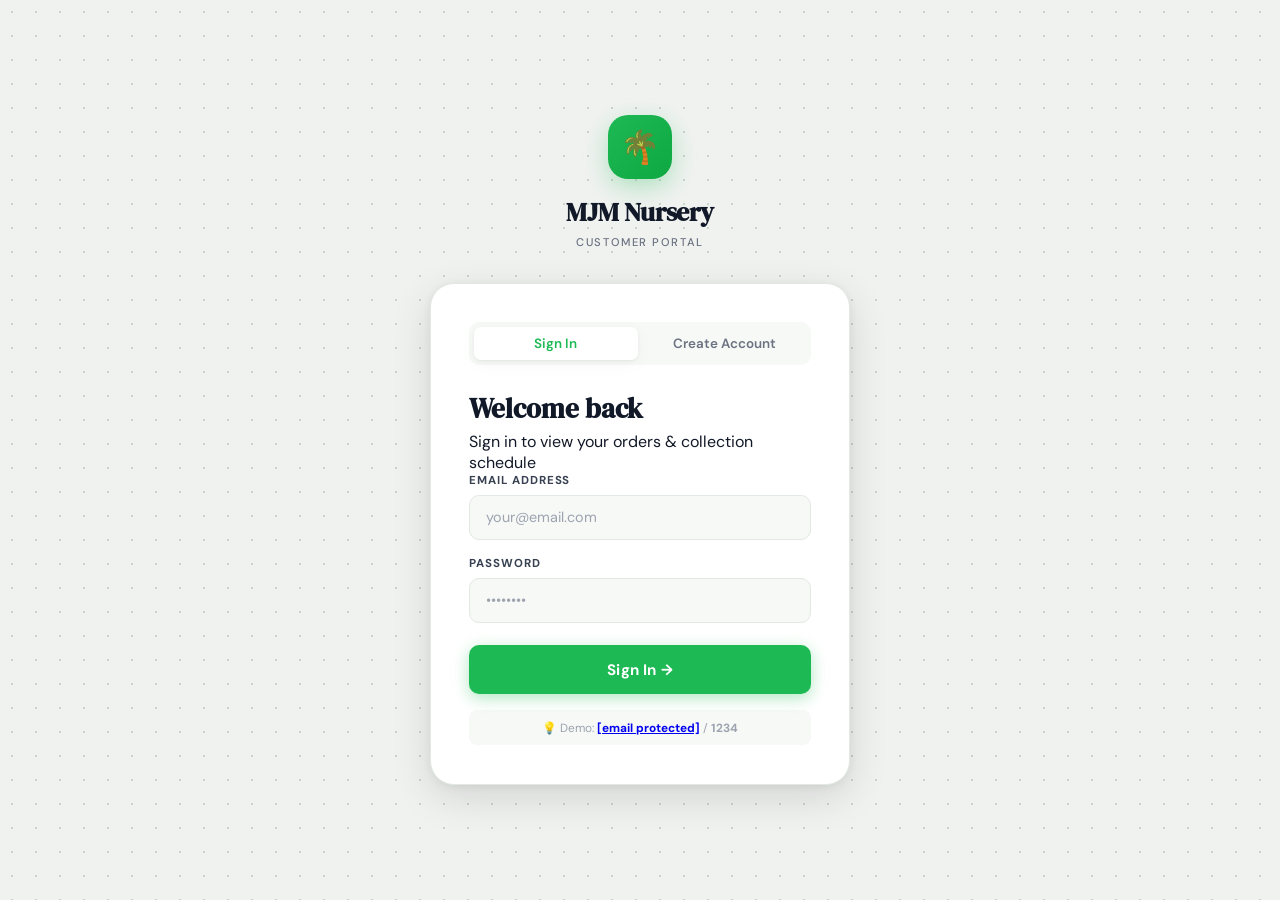
<file: index.html>
<!DOCTYPE html>
<html lang="en">
<head>
<meta charset="UTF-8"/>
<meta name="viewport" content="width=device-width, initial-scale=1.0"/>
<title>MJM Nursery — Customer Portal</title>
<link href="https://fonts.googleapis.com/css2?family=DM+Sans:ital,opsz,wght@0,9..40,300;0,9..40,400;0,9..40,500;0,9..40,600;0,9..40,700;0,9..40,800;1,9..40,400&family=DM+Serif+Display:ital@0;1&display=swap" rel="stylesheet"/>

</head>
<body class="dot-bg">

<!-- ═══════════════════════════════════
     LOGIN PAGE
═══════════════════════════════════ -->
<div id="page-login" class="page active dot-bg" style="align-items:center;justify-content:center;padding:2rem;">
  <div class="login-wrap">
    <div class="login-logo">
      <div class="login-logo-icon">🌴</div>
      <strong>MJM Nursery</strong>
      <span>Customer Portal</span>
    </div>
    <div class="login-card">
      <div class="login-tabs">
        <button class="lt-btn active" onclick="switchLoginTab('login',this)">Sign In</button>
        <button class="lt-btn" onclick="switchLoginTab('register',this)">Create Account</button>
      </div>
      <!-- SIGN IN -->
      <div id="login-form">
        <h2>Welcome back</h2>
        <p>Sign in to view your orders &amp; collection schedule</p>
        <div class="lf-group"><label class="lf-label">Email Address</label><input type="email" class="lf-input" id="login-email" placeholder="your@email.com"/></div>
        <div class="lf-group"><label class="lf-label">Password</label><input type="password" class="lf-input" id="login-password" placeholder="••••••••"/></div>
        <div class="login-error-msg" id="login-error">⚠ Incorrect email or password. Try: <a href="/cdn-cgi/l/email-protection" class="__cf_email__" data-cfemail="63001610170c0e0611230e090e4d000c0e">[email&#160;protected]</a> / 1234</div>
        <button class="btn-login" onclick="doLogin()">Sign In →</button>
        <div class="login-hint">💡 Demo: <strong><a href="/cdn-cgi/l/email-protection" class="__cf_email__" data-cfemail="8ceff9fff8e3e1e9fecce1e6e1a2efe3e1">[email&#160;protected]</a></strong> / <strong>1234</strong></div>
      </div>
      <!-- REGISTER -->
      <div id="register-form" style="display:none">
        <h2>Create account</h2>
        <p>Register to track your orders and manage collections</p>
        <div class="lf-group"><label class="lf-label">Full Name</label><input type="text" class="lf-input" id="reg-name" placeholder="Your full name"/></div>
        <div class="lf-group"><label class="lf-label">Company / Estate</label><input type="text" class="lf-input" id="reg-company" placeholder="Company or estate name"/></div>
        <div class="lf-group"><label class="lf-label">Email Address</label><input type="email" class="lf-input" id="reg-email" placeholder="your@email.com"/></div>
        <div class="lf-group"><label class="lf-label">Phone Number</label><input type="tel" class="lf-input" id="reg-phone" placeholder="+60 12-345 6789"/></div>
        <div class="lf-group"><label class="lf-label">Password</label><input type="password" class="lf-input" id="reg-password" placeholder="Create a password"/></div>
        <button class="btn-login" onclick="doRegister()">Create Account →</button>
      </div>
    </div>
  </div>
</div>

<!-- ═══════════════════════════════════
     PORTAL PAGE
═══════════════════════════════════ -->
<div id="page-portal" class="page dot-bg">
  <!-- NAV -->
  <nav class="portal-nav">
    <div class="pn-left">
      <div class="pn-brand-chip">🌿 MJM Nursery AI</div>
      <div class="pn-title">Customer Portal</div>
      <div class="pn-mascots">🐌 🐞 🌱</div>
    </div>
    <div class="pn-right">
      <div class="pn-welcome">Welcome, <strong id="pn-user-name">Customer</strong></div>
      <button class="btn-signout" onclick="doLogout()">Sign Out</button>
    </div>
  </nav>

  <div class="portal-body">
    <!-- STATS -->
    <div class="section-label">Business Line Status</div>
    <div class="stats-row" id="stats-row"></div>

    <!-- TABS -->
    <div class="section-label">System Modules</div>
    <div class="portal-tabs">
      <button class="ptab active" onclick="switchTab('orders',this)">📋 My Orders</button>
      <button class="ptab" onclick="switchTab('collection',this)">📅 Collection</button>
      <button class="ptab" onclick="switchTab('points',this)">⭐ My Points</button>
      <button class="ptab" onclick="switchTab('vouchers',this)">🎟️ Vouchers</button>
      <button class="ptab" onclick="switchTab('profile',this)">👤 Profile</button>
    </div>

    <!-- ORDERS -->
    <div class="ptab-panel active" id="ptab-orders"><div id="orders-list"></div></div>
    <!-- COLLECTION -->
    <div class="ptab-panel" id="ptab-collection"><div id="coll-view"></div></div>
    <!-- POINTS -->
    <div class="ptab-panel" id="ptab-points"><div id="points-view"></div></div>
    <!-- VOUCHERS -->
    <div class="ptab-panel" id="ptab-vouchers"><div id="vouchers-view"></div></div>
    <!-- PROFILE -->
    <div class="ptab-panel" id="ptab-profile">
      <div class="card"><h3>Account Details</h3>
        <div class="profile-grid">
          <div class="pg-item"><label>Full Name</label><input type="text" id="pf-name"/></div>
          <div class="pg-item"><label>Company / Estate</label><input type="text" id="pf-company"/></div>
          <div class="pg-item"><label>Email</label><input type="email" id="pf-email" readonly/></div>
          <div class="pg-item"><label>Phone</label><input type="tel" id="pf-phone"/></div>
          <div class="pg-item"><label>State</label><input type="text" id="pf-state"/></div>
          <div class="pg-item"><label>Member Since</label><input type="text" id="pf-since" readonly/></div>
        </div>
      </div>
      <div class="card"><h3>Billing Address</h3>
        <div class="profile-grid">
          <div class="pg-item" style="grid-column:1/-1"><label>Address Line 1</label><input type="text" id="pf-addr1"/></div>
          <div class="pg-item" style="grid-column:1/-1"><label>Address Line 2</label><input type="text" id="pf-addr2"/></div>
          <div class="pg-item"><label>City</label><input type="text" id="pf-city"/></div>
          <div class="pg-item"><label>Postcode</label><input type="text" id="pf-post"/></div>
          <div class="pg-item"><label>State</label><input type="text" id="pf-bstate"/></div>
          <div class="pg-item"><label>Country</label><input type="text" id="pf-country" value="Malaysia"/></div>
        </div>
      </div>
      <div class="card"><h3>Change Password</h3>
        <div class="profile-grid">
          <div class="pg-item"><label>Current Password</label><input type="password" placeholder="Current password"/></div>
          <div class="pg-item"><label>New Password</label><input type="password" placeholder="New password"/></div>
        </div>
      </div>
      <div style="display:flex;justify-content:flex-end;margin-top:.5rem;">
        <button class="btn-primary" onclick="saveProfile()">💾 Save Changes</button>
      </div>
    </div>
  </div>
</div>

<!-- ═══════════════════════════════════
     CONSENT MODAL
═══════════════════════════════════ -->
<div class="modal-overlay" id="consent-modal">
  <div class="modal-box" style="max-width:560px">
    <div class="modal-header">
      <h3>📋 Collection Consent Form</h3>
      <button class="modal-close" onclick="closeConsentModal()">✕</button>
    </div>
    <p style="font-size:.82rem;color:var(--ink2);margin-bottom:1rem;line-height:1.6;">Please read and sign the consent form below before proceeding to book your collection date.</p>
    <div class="consent-body">
      <h4>MJM Nursery — Collection Terms & Conditions</h4>
      <p><strong>1. Collection Responsibility.</strong> The customer is solely responsible for arranging adequate transportation to collect the seedlings from MJM Nursery on the booked date and time. Failure to collect within 3 days of the booked slot may result in forfeiture of seedlings without refund.</p>
      <p><strong>2. Seedling Condition.</strong> MJM Nursery guarantees seedlings are in healthy condition at time of collection. Any damage incurred during transport is the sole responsibility of the customer. Seedlings must be transported with appropriate covers (tarpaulin) to prevent dehydration.</p>
      <p><strong>3. Quantity Verification.</strong> The customer must verify the quantity received at the time of collection and sign the delivery order (DO). No claims for short delivery will be entertained after the customer has left the nursery premises.</p>
      <p><strong>4. Changes & Cancellations.</strong> Booking date changes require a minimum of 48 hours' notice. Cancellations with less than 24 hours' notice may incur an administrative fee of RM 200.</p>
      <p><strong>5. Access & Safety.</strong> The customer's driver and staff must adhere to nursery safety guidelines while on premises. MJM Nursery is not liable for any accidents or injuries arising from non-compliance.</p>
      <p><strong>6. Force Majeure.</strong> MJM Nursery reserves the right to reschedule collections in the event of extreme weather, natural disasters, or other circumstances beyond our control.</p>
    </div>
    <label class="consent-check" id="consent-check-label">
      <input type="checkbox" id="consent-chk" onchange="checkConsentReady()"/>
      <span class="consent-check-label">I have read and agree to the MJM Nursery Collection Terms & Conditions stated above.</span>
    </label>
    <div class="consent-sign-area">
      <label>Your Signature</label>
      <div class="sign-canvas-wrap">
        <canvas id="sign-canvas"></canvas>
        <button class="sign-clear" onclick="clearSignature()">Clear</button>
      </div>
      <p style="font-size:.7rem;color:var(--ink4);margin-top:.35rem;">Draw your signature above using mouse or touch.</p>
    </div>
    <button class="btn-primary" id="consent-submit-btn" onclick="submitConsent()" disabled style="width:100%">✍️ Sign & Proceed to Booking</button>
  </div>
</div>

<!-- ATTACHMENT MODAL -->
<div class="modal-overlay" id="att-modal">
  <div class="modal-box" style="max-width:460px">
    <div class="modal-header">
      <h3 id="att-modal-title">Attachments</h3>
      <bu      <button class="modal-close" onclick="closeModal('att-modal')">✕</button>
    </div>
    <div id="att-modal-body"></div>
  </div>
</div>


<!-- RATING MODAL -->
<div class="modal-overlay" id="rating-modal">
  <div class="modal-box" style="max-width:460px;text-align:center;">
    <div class="modal-header" style="justify-content:center;position:relative;">
      <h3>🌟 Rate Your Experience</h3>
      <button class="modal-close" onclick="closeModal('rating-modal')" style="position:absolute;right:0;top:0;">✕</button>
    </div>
    <div id="rating-order-info" style="font-size:.82rem;color:var(--ink3);margin-bottom:1.2rem;"></div>
    <p style="font-size:.88rem;color:var(--ink2);margin-bottom:1.4rem;line-height:1.6;">How would you rate our <strong>products &amp; services</strong> for this order?</p>
    <div class="star-row" id="star-row">
      <span class="star" data-val="1" onclick="setRating(1)">★</span>
      <span class="star" data-val="2" onclick="setRating(2)">★</span>
      <span class="star" data-val="3" onclick="setRating(3)">★</span>
      <span class="star" data-val="4" onclick="setRating(4)">★</span>
      <span class="star" data-val="5" onclick="setRating(5)">★</span>
    </div>
    <div class="star-label" id="star-label">Tap a star to rate</div>
    <textarea id="rating-comment" class="rating-textarea" placeholder="Leave a comment (optional)…"></textarea>
    <button class="btn-primary" id="rating-submit-btn" onclick="submitRating()" disabled style="width:100%;margin-top:.8rem;">Submit Review</button>
    <button onclick="closeModal('rating-modal')" style="background:none;border:none;color:var(--ink3);font-size:.8rem;cursor:pointer;margin-top:.6rem;display:block;width:100%;">Skip for now</button>
  </div>
</div>

<!-- TOAST -->
<div class="toast" id="toast"></div>

<link rel="stylesheet" href="styles.css"/>
<script src="script.js"></script>
</body>
</html>
</file>
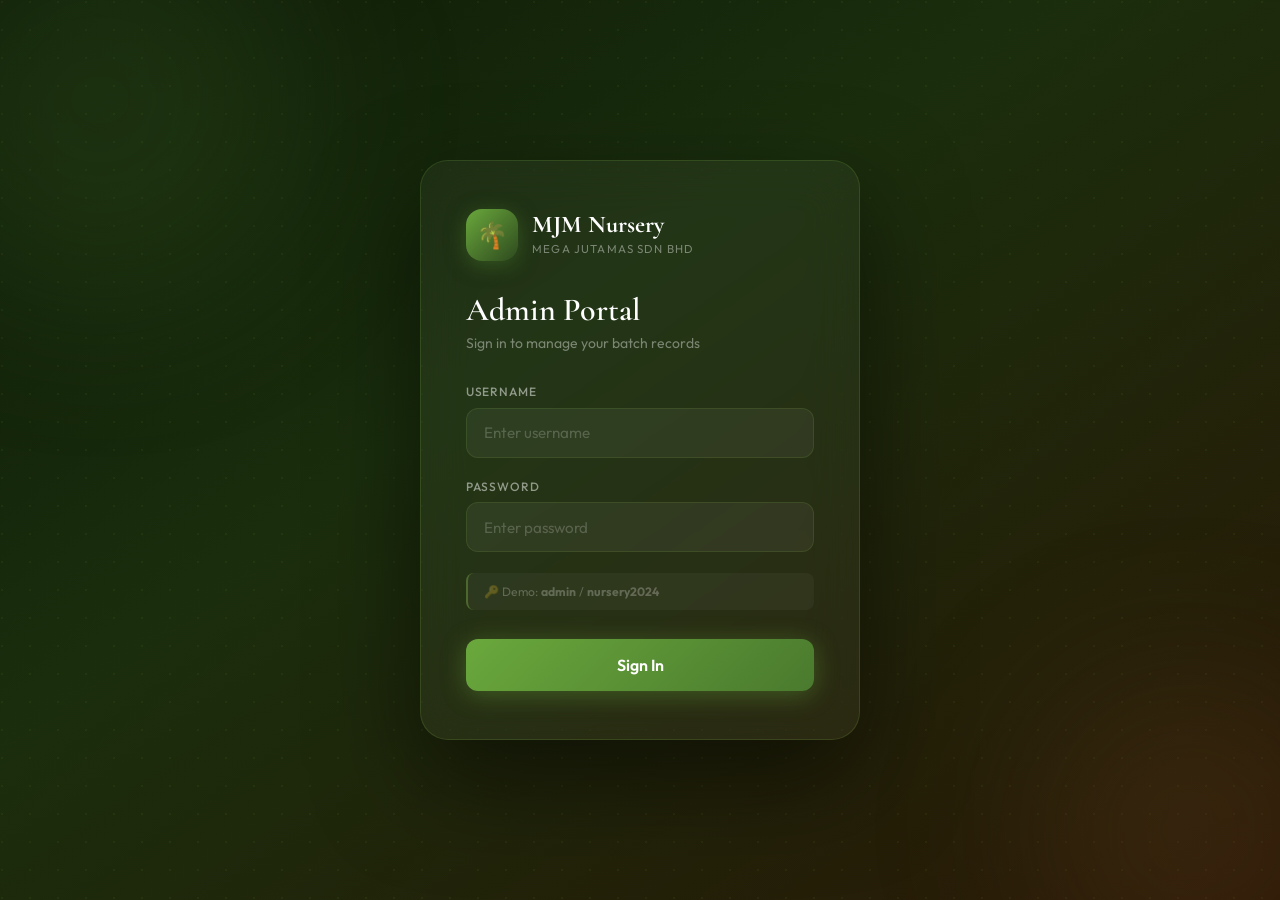
<file: testing.html>
<!DOCTYPE html>
<html lang="en">
<head>
<meta charset="UTF-8"/>
<meta name="viewport" content="width=device-width, initial-scale=1.0"/>
<title>MJM Nursery — Staff Portal | Batch Management</title>
<link href="https://fonts.googleapis.com/css2?family=Cormorant+Garamond:wght@500;600;700&family=Outfit:wght@300;400;500;600&display=swap" rel="stylesheet"/>
<style>
:root{--ink:#1a150d;--bark:#3d2610;--earth:#5c3d1e;--moss:#2e4a1e;--leaf:#4a7a2e;--sprout:#6aa83c;--lime:#9dd458;--mist:#edf5e0;--cream:#f8f4ec;--sand:#e8dcc8;--amber:#c07820;--rust:#a83020;--sky:#3a7ab4;--teal:#1a8a6a;--white:#fdfaf4;}
*{box-sizing:border-box;margin:0;padding:0;}
body{font-family:'Outfit',sans-serif;background:var(--cream);color:var(--ink);min-height:100vh;overflow-x:hidden;}
::-webkit-scrollbar{width:5px;}::-webkit-scrollbar-track{background:var(--sand);}::-webkit-scrollbar-thumb{background:var(--sprout);border-radius:3px;}

/* LOGIN */
#login-screen{min-height:100vh;display:flex;align-items:center;justify-content:center;background:linear-gradient(145deg,#0d1a07 0%,#1a2e0d 40%,#2a1806 100%);position:relative;overflow:hidden;}
.login-bg-pattern{position:absolute;inset:0;background-image:radial-gradient(circle at 2px 2px,rgba(154,212,88,0.06) 1px,transparent 0);background-size:28px 28px;}
.login-orb{position:absolute;border-radius:50%;filter:blur(80px);pointer-events:none;}
.login-orb.a{width:400px;height:400px;background:rgba(74,122,46,0.2);top:-100px;left:-100px;}
.login-orb.b{width:300px;height:300px;background:rgba(92,61,30,0.3);bottom:-80px;right:-60px;}
.login-card{position:relative;z-index:2;background:rgba(253,250,244,0.04);backdrop-filter:blur(24px);border:1px solid rgba(154,212,88,0.15);border-radius:28px;padding:3rem 2.8rem;width:100%;max-width:440px;box-shadow:0 40px 100px rgba(0,0,0,.5);animation:cardRise .7s cubic-bezier(.22,1,.36,1) both;}
@keyframes cardRise{from{opacity:0;transform:translateY(32px) scale(0.97);}to{opacity:1;transform:translateY(0) scale(1);}}
.login-logo{display:flex;align-items:center;gap:.9rem;margin-bottom:1.8rem;}
.login-logo-icon{width:52px;height:52px;border-radius:16px;background:linear-gradient(135deg,var(--sprout),var(--moss));display:flex;align-items:center;justify-content:center;font-size:1.6rem;box-shadow:0 4px 20px rgba(74,122,46,0.5);}
.login-logo-text strong{display:block;font-family:'Cormorant Garamond',serif;font-size:1.5rem;color:#fff;line-height:1;}
.login-logo-text span{font-size:.72rem;color:rgba(255,255,255,.4);letter-spacing:.1em;text-transform:uppercase;}
.login-card h2{font-family:'Cormorant Garamond',serif;font-size:2rem;color:#fff;font-weight:600;}
.login-card>p{color:rgba(255,255,255,.4);font-size:.875rem;margin:.35rem 0 2rem;}
.field{margin-bottom:1.3rem;}
.field label{display:block;color:rgba(255,255,255,.5);font-size:.75rem;font-weight:500;letter-spacing:.07em;text-transform:uppercase;margin-bottom:.55rem;}
.field input{width:100%;background:rgba(255,255,255,.05);border:1px solid rgba(154,212,88,.12);border-radius:12px;padding:.9rem 1.1rem;color:#fff;font-family:'Outfit',sans-serif;font-size:.95rem;outline:none;transition:border-color .2s,background .2s;}
.field input:focus{border-color:var(--sprout);background:rgba(255,255,255,.08);box-shadow:0 0 0 3px rgba(106,168,60,.15);}
.field input::placeholder{color:rgba(255,255,255,.2);}
.login-hint{font-size:.76rem;color:rgba(255,255,255,.25);margin-bottom:1.8rem;padding:.7rem 1rem;background:rgba(255,255,255,.04);border-radius:8px;border-left:2px solid rgba(154,212,88,.3);}
.btn-login{width:100%;background:linear-gradient(135deg,var(--sprout) 0%,var(--leaf) 100%);color:#fff;border:none;border-radius:12px;padding:1rem;font-family:'Outfit',sans-serif;font-size:1rem;font-weight:600;cursor:pointer;transition:transform .15s,box-shadow .15s;box-shadow:0 4px 24px rgba(106,168,60,.4);}
.btn-login:hover{transform:translateY(-2px);box-shadow:0 8px 32px rgba(106,168,60,.5);}
.login-error{color:#f87171;font-size:.82rem;margin-top:.8rem;text-align:center;display:none;}

/* APP SHELL */
#app{display:none;min-height:100vh;flex-direction:column;}
.topbar{background:var(--bark);display:flex;align-items:center;justify-content:space-between;padding:0 1.5rem;height:60px;position:sticky;top:0;z-index:200;box-shadow:0 2px 20px rgba(0,0,0,.25);}
.topbar-brand{display:flex;align-items:center;gap:.7rem;}
.tb-icon{width:36px;height:36px;background:linear-gradient(135deg,var(--sprout),var(--leaf));border-radius:10px;display:flex;align-items:center;justify-content:center;font-size:1.1rem;}
.tb-name strong{font-family:'Cormorant Garamond',serif;font-size:1.15rem;color:#fff;}
.tb-name span{display:block;font-size:.62rem;color:rgba(255,255,255,.38);letter-spacing:.07em;text-transform:uppercase;line-height:1;}
.topbar-nav{display:flex;gap:.15rem;}
.nav-tab{background:none;border:none;color:rgba(255,255,255,.5);font-family:'Outfit',sans-serif;font-size:.82rem;font-weight:500;padding:.42rem .85rem;border-radius:7px;cursor:pointer;transition:all .15s;display:flex;align-items:center;gap:.38rem;}
.nav-tab:hover{color:#fff;background:rgba(255,255,255,.08);}
.nav-tab.active{color:var(--lime);background:rgba(154,212,88,.12);}
.topbar-right{display:flex;align-items:center;gap:.7rem;}
.user-pill{display:flex;align-items:center;gap:.5rem;color:rgba(255,255,255,.65);font-size:.8rem;}
.user-av{width:28px;height:28px;background:linear-gradient(135deg,var(--amber),var(--rust));border-radius:50%;display:flex;align-items:center;justify-content:center;color:#fff;font-weight:700;font-size:.7rem;}
.btn-logout{background:none;border:1px solid rgba(255,255,255,.15);color:rgba(255,255,255,.45);font-size:.73rem;padding:.28rem .65rem;border-radius:6px;cursor:pointer;font-family:'Outfit',sans-serif;transition:all .15s;}
.btn-logout:hover{border-color:rgba(255,255,255,.3);color:#fff;}
.btn-website{background:none;border:1px solid rgba(255,255,255,.12);color:rgba(255,255,255,.38);font-size:.72rem;padding:.28rem .65rem;border-radius:6px;cursor:pointer;font-family:'Outfit',sans-serif;text-decoration:none;transition:all .15s;}
.btn-website:hover{border-color:rgba(255,255,255,.25);color:rgba(255,255,255,.7);}
.main{flex:1;padding:1.75rem 1.5rem;max-width:1440px;margin:0 auto;width:100%;}
.page{display:none;}
.page.active{display:block;animation:pageIn .3s ease both;}
@keyframes pageIn{from{opacity:0;transform:translateY(8px);}to{opacity:1;transform:translateY(0);}}
.page-title{margin-bottom:1.5rem;}
.page-title h1{font-family:'Cormorant Garamond',serif;font-size:2rem;font-weight:600;color:var(--bark);line-height:1;}
.page-title p{color:#7a6a58;font-size:.85rem;margin-top:.25rem;}

/* ─── DASHBOARD GRID ─── */
.dash-top{display:grid;grid-template-columns:repeat(4,1fr);gap:1rem;margin-bottom:1.25rem;}
.dash-mid{display:grid;grid-template-columns:1fr 1fr;gap:1.25rem;margin-bottom:1.25rem;}
.dash-bot{display:grid;grid-template-columns:1fr 1fr 1fr;gap:1.25rem;}
@media(max-width:1200px){.dash-top{grid-template-columns:repeat(2,1fr);}.dash-bot{grid-template-columns:1fr 1fr;}}
@media(max-width:768px){.dash-top,.dash-mid,.dash-bot{grid-template-columns:1fr;}}

/* STAT CARDS */
.stat-card{background:var(--white);border-radius:16px;padding:1.2rem 1.3rem;border:1px solid var(--sand);position:relative;overflow:hidden;transition:transform .2s,box-shadow .2s;}
.stat-card:hover{transform:translateY(-2px);box-shadow:0 6px 28px rgba(0,0,0,.08);}
.stat-card::before{content:'';position:absolute;top:0;right:0;width:70px;height:70px;border-radius:0 16px 0 70px;opacity:.1;}
.sc-green::before{background:var(--sprout);}
.sc-amber::before{background:var(--amber);}
.sc-rust::before{background:var(--rust);}
.sc-sky::before{background:var(--sky);}
.sc-teal::before{background:var(--teal);}
.sc-purple::before{background:#7a4ab4;}
.sc-split{display:flex;gap:.5rem;}
.sc-half{flex:1;padding:.6rem .7rem;background:var(--cream);border-radius:10px;border:1px solid var(--sand);}
.sc-half .sv{font-family:'Cormorant Garamond',serif;font-size:1.6rem;font-weight:700;color:var(--bark);}
.sc-half .sl{font-size:.65rem;color:#8a7a68;text-transform:uppercase;letter-spacing:.04em;margin-top:.1rem;}
.stat-icon{font-size:1.4rem;margin-bottom:.5rem;}
.stat-value{font-family:'Cormorant Garamond',serif;font-size:2.2rem;font-weight:700;color:var(--bark);line-height:1;}
.stat-label{font-size:.75rem;color:#8a7a68;margin-top:.2rem;font-weight:500;text-transform:uppercase;letter-spacing:.05em;}
.stat-sub{font-size:.76rem;color:var(--sprout);margin-top:.3rem;font-weight:500;}
.stat-sub.warn{color:var(--amber);}
.stat-sub.danger{color:var(--rust);}

/* CARD */
.card{background:var(--white);border-radius:16px;padding:1.3rem;border:1px solid var(--sand);}
.card-title{font-family:'Cormorant Garamond',serif;font-size:1.1rem;font-weight:600;color:var(--bark);margin-bottom:1rem;display:flex;align-items:center;justify-content:space-between;gap:.5rem;}
.card-title-left{display:flex;align-items:center;gap:.4rem;}

/* SCROLLABLE LIST */
.scroll-list{overflow-y:auto;display:flex;flex-direction:column;gap:.5rem;padding-right:2px;}
.scroll-list.fixed-h{max-height:240px;}
.dash-card-scroll{display:flex;flex-direction:column;height:100%;}
.dash-card-scroll .scroll-list{flex:1;min-height:0;}
.scroll-list::-webkit-scrollbar{width:4px;}
.scroll-list::-webkit-scrollbar-thumb{background:var(--sand);border-radius:2px;}

/* ACTIVITY ITEMS */
.act-item{display:flex;gap:.7rem;align-items:flex-start;padding:.6rem .7rem;background:var(--cream);border-radius:9px;border:1px solid var(--sand);font-size:.8rem;}
.act-dot{width:8px;height:8px;border-radius:50%;flex-shrink:0;margin-top:.25rem;}
.act-info{flex:1;}
.act-batch{font-weight:600;color:var(--bark);}
.act-stage{color:#8a7a68;margin-top:.08rem;}
.act-time{font-size:.7rem;color:#aaa;white-space:nowrap;}

/* BOOKING / SALES ITEMS */
.booking-item{display:flex;gap:.8rem;align-items:center;padding:.65rem .8rem;background:var(--cream);border-radius:9px;border:1px solid var(--sand);}
.booking-item:hover{background:var(--mist);}
.bi-customer{font-size:.82rem;font-weight:600;color:var(--bark);flex:1;}
.bi-sub{font-size:.72rem;color:#8a7a68;}
.bi-qty{font-size:.82rem;font-weight:600;color:var(--leaf);}
.bi-date{font-size:.72rem;color:#8a7a68;text-align:right;}
.status-chip{font-size:.67rem;font-weight:700;padding:.18rem .55rem;border-radius:20px;white-space:nowrap;}
.sc-confirmed{background:rgba(74,122,46,.1);color:var(--leaf);}
.sc-pending{background:rgba(192,120,32,.1);color:var(--amber);}
.sc-ready{background:rgba(26,138,106,.1);color:var(--teal);}
.sc-collected{background:rgba(46,74,30,.1);color:var(--moss);}
.sc-cancelled{background:rgba(168,48,32,.1);color:var(--rust);}

/* INVENTORY GRID */
.inv-grid{display:grid;grid-template-columns:1fr 1fr;gap:.7rem;max-height:300px;overflow-y:auto;}
.inv-grid::-webkit-scrollbar{width:4px;}
.inv-grid::-webkit-scrollbar-thumb{background:var(--sand);border-radius:2px;}
.inv-item{padding:.8rem;background:var(--cream);border-radius:10px;border:1px solid var(--sand);}
.inv-label{font-size:.72rem;color:#8a7a68;text-transform:uppercase;letter-spacing:.05em;margin-bottom:.3rem;}
.inv-value{font-family:'Cormorant Garamond',serif;font-size:1.6rem;font-weight:700;color:var(--bark);}
.inv-sub{font-size:.72rem;margin-top:.15rem;}
.inv-bar{height:5px;background:var(--sand);border-radius:3px;overflow:hidden;margin-top:.4rem;}
.inv-bar-fill{height:100%;border-radius:3px;}
.ibf-green{background:var(--sprout);}
.ibf-amber{background:var(--amber);}
.ibf-teal{background:var(--teal);}
.ibf-sky{background:var(--sky);}

/* GAUGE */
.gauge-wrap{text-align:center;padding:.3rem 0;}
.gauge-svg{width:160px;height:88px;}
.gauge-value{font-family:'Cormorant Garamond',serif;font-size:2.4rem;font-weight:700;color:var(--bark);}
.gauge-label{font-size:.73rem;color:#8a7a68;text-transform:uppercase;letter-spacing:.06em;}

/* ─── BATCH TABLE ─── */
.batches-toolbar{display:flex;align-items:center;justify-content:space-between;margin-bottom:1.25rem;gap:.8rem;flex-wrap:wrap;}
.search-box{display:flex;align-items:center;gap:.5rem;background:var(--white);border:1px solid var(--sand);border-radius:9px;padding:.48rem .9rem;flex:1;max-width:300px;}
.search-box input{border:none;background:none;font-family:'Outfit',sans-serif;font-size:.86rem;color:var(--ink);outline:none;width:100%;}
.filter-select{background:var(--white);border:1px solid var(--sand);border-radius:9px;padding:.48rem .9rem;font-family:'Outfit',sans-serif;font-size:.83rem;color:var(--ink);outline:none;cursor:pointer;}
.btn-add{background:linear-gradient(135deg,var(--sprout),var(--leaf));color:#fff;border:none;border-radius:9px;padding:.52rem 1.2rem;font-family:'Outfit',sans-serif;font-size:.85rem;font-weight:600;cursor:pointer;display:flex;align-items:center;gap:.4rem;transition:all .15s;box-shadow:0 3px 10px rgba(74,122,46,.3);}
.btn-add:hover{transform:translateY(-1px);box-shadow:0 5px 16px rgba(74,122,46,.4);}
.table-wrap{background:var(--white);border-radius:16px;border:1px solid var(--sand);overflow:hidden;}
table{width:100%;border-collapse:collapse;}
thead{background:var(--cream);}
th{padding:.8rem 1rem;text-align:left;font-size:.71rem;font-weight:600;text-transform:uppercase;letter-spacing:.07em;color:#8a7a68;border-bottom:1px solid var(--sand);white-space:nowrap;}
td{padding:.8rem 1rem;font-size:.84rem;color:var(--ink);border-bottom:1px solid rgba(232,220,200,.5);}
tr:last-child td{border-bottom:none;}
tr:hover td{background:rgba(237,245,224,.25);}
.batch-id{font-weight:700;color:var(--bark);font-family:'Cormorant Garamond',serif;font-size:.98rem;}
.stage-chip{display:inline-flex;align-items:center;font-size:.71rem;font-weight:600;padding:.26rem .62rem;border-radius:20px;white-space:nowrap;}
.s-tsk{background:rgba(74,122,46,.1);color:var(--leaf);}
.s-tsb{background:rgba(106,168,60,.12);color:var(--sprout);}
.s-c1{background:rgba(192,120,32,.1);color:var(--amber);}
.s-c2{background:rgba(192,120,32,.15);color:#a06010;}
.s-c3{background:rgba(168,48,32,.1);color:var(--rust);}
.s-tr{background:rgba(74,122,46,.08);color:#3a6010;}
.s-done{background:rgba(46,74,30,.12);color:var(--moss);}
.sbar-wrap{display:flex;align-items:center;gap:.5rem;}
.sbar-track{width:64px;height:5px;background:var(--sand);border-radius:3px;overflow:hidden;}
.sbar-fill{height:100%;border-radius:3px;background:var(--sprout);}
.sbar-fill.warn{background:var(--amber);}
.sbar-fill.bad{background:var(--rust);}
.action-btn{background:none;border:1px solid var(--sand);border-radius:6px;padding:.26rem .62rem;font-size:.74rem;font-family:'Outfit',sans-serif;cursor:pointer;color:var(--bark);transition:all .15s;margin-right:.2rem;}
.action-btn:hover{border-color:var(--leaf);color:var(--leaf);background:rgba(74,122,46,.05);}
.action-btn.del:hover{border-color:var(--rust);color:var(--rust);}
.empty-state{text-align:center;padding:3.5rem 2rem;}
.empty-state .icon{font-size:2.5rem;margin-bottom:.8rem;}
.empty-state h3{font-family:'Cormorant Garamond',serif;font-size:1.4rem;color:var(--bark);}

/* ─── MODAL ─── */
.modal-overlay{display:none;position:fixed;inset:0;background:rgba(10,8,4,.6);z-index:500;align-items:center;justify-content:center;padding:1rem;backdrop-filter:blur(4px);}
.modal-overlay.open{display:flex;}
.modal{background:var(--white);border-radius:20px;width:100%;max-width:980px;max-height:94vh;overflow:hidden;display:flex;flex-direction:column;box-shadow:0 40px 100px rgba(0,0,0,.3);animation:modalIn .3s cubic-bezier(.22,1,.36,1) both;}
@keyframes modalIn{from{opacity:0;transform:scale(.96) translateY(16px);}to{opacity:1;transform:scale(1) translateY(0);}}
.modal-header{background:var(--white);border-bottom:1px solid var(--sand);padding:.95rem 1.4rem;display:flex;align-items:center;justify-content:space-between;flex-shrink:0;}
.modal-header h2{font-family:'Cormorant Garamond',serif;font-size:1.35rem;color:var(--bark);}
.modal-close{width:32px;height:32px;border-radius:50%;border:1px solid var(--sand);background:none;cursor:pointer;font-size:.95rem;display:flex;align-items:center;justify-content:center;color:#8a7a68;transition:all .15s;}
.modal-close:hover{background:var(--cream);}
.modal-tabs{display:flex;background:var(--cream);padding:.4rem .4rem 0;gap:.15rem;overflow-x:auto;flex-shrink:0;border-bottom:2px solid var(--sand);}
.modal-tab-btn{padding:.45rem .8rem;border:none;background:transparent;cursor:pointer;font-family:'Outfit',sans-serif;font-size:.73rem;font-weight:600;color:#8a7a68;border-radius:6px 6px 0 0;white-space:nowrap;transition:all .15s;border-bottom:3px solid transparent;margin-bottom:-2px;}
.modal-tab-btn.active{color:var(--leaf);background:var(--white);border-bottom-color:var(--sprout);}
.modal-tab-btn.saved-tab .tab-num{background:var(--leaf);color:#fff;}
.tab-num{display:inline-flex;align-items:center;justify-content:center;width:16px;height:16px;border-radius:50%;background:var(--sand);color:#6a5a48;font-size:.6rem;margin-right:.28rem;}
.modal-tab-btn.active .tab-num{background:var(--sprout);color:#fff;}
.modal-body{flex:1;overflow-y:auto;}
.tab-pane{display:none;padding:1.3rem 1.5rem 1rem;}
.tab-pane.active{display:block;animation:pageIn .2s ease both;}
.modal-footer{padding:.8rem 1.4rem;border-top:1px solid var(--sand);display:flex;justify-content:space-between;align-items:center;flex-shrink:0;background:var(--white);}
.step-indicator{font-size:.72rem;color:#8a7a68;}
.step-indicator strong{color:var(--leaf);}
.tab-save-bar{display:flex;justify-content:flex-end;align-items:center;gap:.7rem;padding:.8rem 0 0;border-top:1px solid var(--sand);margin-top:1.1rem;}
.save-status{font-size:.76rem;color:var(--sprout);opacity:0;transition:opacity .3s;}
.save-status.show{opacity:1;}

/* FORM */
.sec-label{font-family:'Cormorant Garamond',serif;font-size:1rem;font-weight:600;color:var(--bark);margin-bottom:.8rem;padding-bottom:.4rem;border-bottom:1px solid var(--sand);display:flex;align-items:center;gap:.4rem;}
.fg{display:grid;grid-template-columns:1fr 1fr;gap:.85rem;margin-bottom:.95rem;}
.fg3{display:grid;grid-template-columns:1fr 1fr 1fr;gap:.85rem;margin-bottom:.95rem;}
.form-group{display:flex;flex-direction:column;gap:.32rem;}
.form-group label{font-size:.7rem;font-weight:600;color:#6a5a48;text-transform:uppercase;letter-spacing:.06em;}
.form-group input,.form-group select,.form-group textarea{background:var(--cream);border:1.5px solid var(--sand);border-radius:8px;padding:.58rem .82rem;font-family:'Outfit',sans-serif;font-size:.86rem;color:var(--ink);outline:none;transition:border-color .2s,box-shadow .2s;}
.form-group input:focus,.form-group select:focus,.form-group textarea:focus{border-color:var(--sprout);box-shadow:0 0 0 3px rgba(106,168,60,.1);background:var(--white);}
.form-group textarea{resize:vertical;min-height:72px;}
.form-group input[readonly]{background:var(--mist);color:var(--moss);font-weight:600;cursor:default;}
.req{color:var(--rust);}
.stage-sec{background:var(--cream);border-radius:11px;padding:1rem;border:1px solid var(--sand);margin-bottom:.95rem;}
.stage-sec-title{font-size:.76rem;font-weight:700;text-transform:uppercase;letter-spacing:.08em;color:var(--earth);margin-bottom:.75rem;display:flex;align-items:center;justify-content:space-between;}
.data-table{width:100%;border-collapse:collapse;font-size:.8rem;}
.data-table th{background:var(--sand);padding:.45rem .62rem;text-align:left;font-weight:600;font-size:.69rem;text-transform:uppercase;letter-spacing:.05em;color:#6a5a48;white-space:nowrap;}
.data-table td{padding:.4rem .62rem;border-bottom:1px solid rgba(232,220,200,.6);vertical-align:middle;}
.data-table tr:last-child td{border-bottom:none;}
.data-table input,.data-table select{background:var(--white);border:1px solid var(--sand);border-radius:5px;padding:.28rem .48rem;font-size:.79rem;font-family:'Outfit',sans-serif;color:var(--ink);outline:none;width:100%;}
.data-table input[type=number]{text-align:center;}
.data-table input:focus,.data-table select:focus{border-color:var(--sprout);}
.data-table input[readonly]{background:var(--mist);color:var(--moss);font-weight:600;text-align:center;}
.w60{width:60px;}.w80{width:80px;}.w100{width:100px;}.w120{width:120px;}
.btn-add-row{width:100%;background:transparent;border:1px dashed var(--sand);border-radius:6px;padding:.4rem;font-family:'Outfit',sans-serif;font-size:.76rem;color:#8a7a68;cursor:pointer;margin-top:.35rem;transition:all .15s;}
.btn-add-row:hover{border-color:var(--sprout);color:var(--leaf);}
.summary-bar{display:flex;gap:.9rem;background:linear-gradient(135deg,var(--moss),var(--bark));color:#fff;padding:.8rem 1rem;border-radius:10px;margin-top:.75rem;flex-wrap:wrap;}
.summary-item label{display:block;font-size:.62rem;opacity:.7;text-transform:uppercase;letter-spacing:.05em;}
.summary-item span{font-size:1.1rem;font-weight:700;font-family:'Cormorant Garamond',serif;}
.summary-item.sep{border-left:1px solid rgba(255,255,255,.2);padding-left:.9rem;}
.btn-save{background:linear-gradient(135deg,var(--sprout),var(--leaf));color:#fff;border:none;border-radius:8px;padding:.55rem 1.3rem;font-family:'Outfit',sans-serif;font-size:.84rem;font-weight:600;cursor:pointer;box-shadow:0 3px 10px rgba(74,122,46,.3);transition:all .15s;}
.btn-save:hover{transform:translateY(-1px);}
.btn-cancel{background:none;border:1.5px solid var(--sand);color:#6a5a48;border-radius:8px;padding:.55rem 1rem;font-family:'Outfit',sans-serif;font-size:.84rem;cursor:pointer;transition:all .15s;}
.btn-cancel:hover{border-color:var(--earth);}
.btn-next{background:var(--mist);border:1.5px solid var(--sprout);color:var(--leaf);border-radius:8px;padding:.55rem 1rem;font-family:'Outfit',sans-serif;font-size:.84rem;font-weight:600;cursor:pointer;transition:all .15s;}
.btn-next:hover{background:var(--sprout);color:#fff;}
.btn-prev{background:none;border:1.5px solid var(--sand);color:#6a5a48;border-radius:8px;padding:.55rem .85rem;font-family:'Outfit',sans-serif;font-size:.84rem;cursor:pointer;transition:all .15s;}
.btn-tab-save{background:var(--mist);border:1.5px solid var(--sprout);color:var(--leaf);border-radius:8px;padding:.5rem 1.2rem;font-family:'Outfit',sans-serif;font-size:.82rem;font-weight:600;cursor:pointer;transition:all .15s;display:flex;align-items:center;gap:.35rem;}
.btn-tab-save:hover{background:var(--sprout);color:#fff;}
.btn-sm{background:none;border:1px solid var(--sand);border-radius:5px;padding:.22rem .55rem;font-size:.71rem;cursor:pointer;font-family:'Outfit',sans-serif;color:#6a5a48;transition:all .15s;}
.btn-sm:hover{border-color:var(--sprout);color:var(--leaf);}
.btn-sm.red:hover{border-color:var(--rust);color:var(--rust);}

/* REPORTS */
.inner-tabs{display:flex;gap:.15rem;border-bottom:1px solid var(--sand);margin-bottom:1.3rem;}
.inner-tab{background:none;border:none;font-family:'Outfit',sans-serif;font-size:.82rem;font-weight:500;padding:.55rem .95rem .65rem;cursor:pointer;color:#8a7a68;border-bottom:2px solid transparent;margin-bottom:-1px;transition:all .15s;}
.inner-tab.active{color:var(--leaf);border-bottom-color:var(--sprout);}
.report-section-title{font-family:'Cormorant Garamond',serif;font-size:1.3rem;color:var(--bark);margin-bottom:1rem;display:flex;align-items:center;gap:.5rem;}
.stage-breakdown-grid{display:grid;grid-template-columns:1fr 1fr 1fr;gap:1rem;margin-bottom:1.5rem;}
@media(max-width:900px){.stage-breakdown-grid{grid-template-columns:1fr 1fr;}}
.sb-card{background:var(--white);border-radius:14px;border:1px solid var(--sand);overflow:hidden;}
.sb-card-head{padding:.75rem 1rem;font-size:.78rem;font-weight:700;text-transform:uppercase;letter-spacing:.06em;color:#fff;}
.sbh-green{background:linear-gradient(135deg,var(--leaf),var(--moss));}
.sbh-amber{background:linear-gradient(135deg,var(--amber),#7a4a10);}
.sbh-teal{background:linear-gradient(135deg,var(--teal),#0a5a42);}
.sb-card-body{padding:.9rem 1rem;}
.sb-row{display:flex;justify-content:space-between;align-items:center;padding:.35rem 0;border-bottom:1px solid rgba(232,220,200,.5);font-size:.82rem;}
.sb-row:last-child{border-bottom:none;}
.sb-row-label{color:#6a5a48;}
.sb-row-val{font-weight:700;color:var(--bark);font-family:'Cormorant Garamond',serif;font-size:1rem;}
.sb-row-val.green{color:var(--leaf);}
.sb-row-val.amber{color:var(--amber);}
.sb-row-val.teal{color:var(--teal);}
.culling-progress{display:flex;flex-direction:column;gap:.7rem;margin-bottom:1.5rem;}
.cp-batch{display:flex;align-items:center;gap:.8rem;padding:.65rem .9rem;background:var(--white);border-radius:10px;border:1px solid var(--sand);}
.cp-id{font-weight:700;color:var(--bark);font-family:'Cormorant Garamond',serif;font-size:.95rem;min-width:110px;}
.cp-stages{display:flex;gap:.35rem;flex:1;}
.cp-stage{font-size:.68rem;font-weight:700;padding:.2rem .55rem;border-radius:20px;}
.cps-done{background:rgba(74,122,46,.12);color:var(--leaf);}
.cps-active{background:rgba(192,120,32,.12);color:var(--amber);}
.cps-pending{background:rgba(0,0,0,.05);color:#aaa;}
.cp-surv{font-size:.78rem;font-weight:600;color:var(--leaf);min-width:50px;text-align:right;}

/* DETAIL MODAL */
.detail-header{background:linear-gradient(135deg,var(--bark),var(--moss));border-radius:12px;padding:1.3rem;margin-bottom:1.1rem;color:#fff;}
.detail-header h2{font-family:'Cormorant Garamond',serif;font-size:1.7rem;}
.detail-meta{display:flex;gap:1.1rem;margin-top:.6rem;flex-wrap:wrap;}
.detail-meta-item{font-size:.78rem;opacity:.7;}
.detail-meta-item strong{display:block;font-size:.9rem;opacity:1;font-weight:600;}
.detail-grid{display:grid;grid-template-columns:repeat(auto-fit,minmax(150px,1fr));gap:.85rem;margin-bottom:1.2rem;}
.detail-stat{background:var(--white);border-radius:11px;padding:.9rem;border:1px solid var(--sand);}
.detail-stat .val{font-family:'Cormorant Garamond',serif;font-size:1.7rem;font-weight:700;color:var(--bark);}
.detail-stat .lbl{font-size:.7rem;color:#8a7a68;text-transform:uppercase;letter-spacing:.05em;margin-top:.12rem;}
.detail-stat .sub{font-size:.74rem;color:var(--sprout);margin-top:.18rem;}
.alert{padding:.7rem .95rem;border-radius:8px;font-size:.8rem;margin-bottom:.65rem;display:flex;align-items:flex-start;gap:.55rem;}
.alert.warn{background:rgba(192,120,32,.1);border:1px solid rgba(192,120,32,.25);color:#7a4a10;}
.alert.danger{background:rgba(168,48,32,.1);border:1px solid rgba(168,48,32,.25);color:#7a1810;}
.alert.success{background:rgba(74,122,46,.08);border:1px solid rgba(74,122,46,.2);color:#2a5010;}
.tag{display:inline-flex;align-items:center;gap:.28rem;font-size:.68rem;font-weight:600;padding:.18rem .48rem;border-radius:20px;background:var(--sand);color:var(--earth);}
.treatment-list{display:flex;flex-direction:column;gap:.45rem;}
.treatment-item{display:flex;align-items:center;gap:.75rem;padding:.6rem .85rem;background:var(--cream);border-radius:8px;border:1px solid var(--sand);}
.ti-date{font-size:.73rem;color:#8a7a68;min-width:76px;}

/* DOWNLOAD BTN */
.btn-dl{background:none;border:1px solid var(--sky);color:var(--sky);border-radius:7px;padding:.28rem .7rem;font-size:.74rem;font-family:'Outfit',sans-serif;cursor:pointer;transition:all .15s;display:inline-flex;align-items:center;gap:.3rem;}
.btn-dl:hover{background:var(--sky);color:#fff;}
.dl-menu{position:relative;display:inline-block;}
.dl-dropdown{position:absolute;right:0;top:110%;background:var(--white);border:1px solid var(--sand);border-radius:10px;min-width:200px;box-shadow:0 8px 32px rgba(0,0,0,.12);z-index:100;display:none;overflow:hidden;}
.dl-dropdown.open{display:block;}
.dl-item{padding:.65rem 1rem;font-size:.82rem;cursor:pointer;transition:background .15s;color:var(--ink);}
.dl-item:hover{background:var(--mist);}

/* TOAST */
.toast{position:fixed;bottom:2rem;right:2rem;z-index:999;background:var(--bark);color:#fff;padding:.75rem 1.2rem;border-radius:10px;font-size:.84rem;font-weight:500;box-shadow:0 8px 32px rgba(0,0,0,.3);transform:translateY(100px);opacity:0;transition:all .3s cubic-bezier(.22,1,.36,1);}
.toast.show{transform:translateY(0);opacity:1;}
.toast.success{border-left:3px solid var(--sprout);}
.toast.error{border-left:3px solid var(--rust);}

/* SALES MODAL */
.sales-modal{max-width:600px;}
.revenue-chart{display:flex;align-items:flex-end;gap:.4rem;height:80px;padding:.5rem 0;}
.rev-bar{flex:1;background:linear-gradient(180deg,var(--sprout),var(--leaf));border-radius:4px 4px 0 0;min-height:4px;transition:height .5s;}
.rev-bar-wrap{display:flex;flex-direction:column;align-items:center;flex:1;gap:.3rem;}
.rev-label{font-size:.62rem;color:#8a7a68;}
.rev-amount{font-size:.65rem;color:var(--leaf);font-weight:600;}

@media(max-width:720px){.fg,.fg3{grid-template-columns:1fr;}.modal-tabs{gap:.08rem;}.modal-tab-btn{padding:.38rem .55rem;font-size:.68rem;}.topbar-nav .nav-tab span{display:none;}.stage-breakdown-grid{grid-template-columns:1fr;}}
</style>
</head>
<body>

<!-- LOGIN -->
<div id="login-screen">
  <div class="login-bg-pattern"></div>
  <div class="login-orb a"></div><div class="login-orb b"></div>
  <div class="login-card">
    <div class="login-logo">
      <div class="login-logo-icon">🌴</div>
      <div class="login-logo-text"><strong>MJM Nursery</strong><span>Mega Jutamas Sdn Bhd</span></div>
    </div>
    <h2>Admin Portal</h2>
    <p>Sign in to manage your batch records</p>
    <div class="field"><label>Username</label><input type="text" id="login-user" placeholder="Enter username"/></div>
    <div class="field"><label>Password</label><input type="password" id="login-pass" placeholder="Enter password"/></div>
    <div class="login-hint">🔑 Demo: <strong>admin</strong> / <strong>nursery2024</strong></div>
    <button class="btn-login" onclick="doLogin()">Sign In</button>
    <div class="login-error" id="login-error">⚠ Invalid credentials.</div>
  </div>
</div>

<!-- APP -->
<div id="app">
  <nav class="topbar">
    <div class="topbar-brand">
      <div class="tb-icon">🌴</div>
      <div class="tb-name"><strong>MJM Nursery</strong><span>Batch Management</span></div>
    </div>
    <div class="topbar-nav">
      <button class="nav-tab active" onclick="showPage('dashboard',this)">📊 <span>Dashboard</span></button>
      <button class="nav-tab" onclick="showPage('batches',this)">🌱 <span>Batches</span></button>
      <button class="nav-tab" onclick="showPage('sales',this)">💰 <span>Sales</span></button>
      <button class="nav-tab" onclick="showPage('reports',this)">📋 <span>Reports</span></button>
    </div>
    <div class="topbar-right">
      <a href="mjnursery-website.html" class="btn-website">← Public Site</a>
      <div class="user-pill"><div class="user-av">A</div><span>Admin</span></div>
      <button class="btn-logout" onclick="doLogout()">Sign out</button>
    </div>
  </nav>

  <div class="main">
    <!-- ══════════════ DASHBOARD ══════════════ -->
    <div class="page active" id="page-dashboard">
      <div class="page-title"><h1>Nursery Dashboard</h1><p id="dash-date"></p></div>

      <!-- ROW 1: Batch counts -->
      <div class="dash-top" id="dash-row1"></div>
      <!-- ROW 2: Nursery quantities + sales + bookings -->
      <div class="dash-top" id="dash-row2"></div>

      <!-- ROW 3: Upcoming bookings + inventory + gauge + activity -->
      <div style="display:grid;grid-template-columns:1fr 1fr 1fr;gap:1.25rem;margin-bottom:1.25rem;align-items:stretch;" id="dash-mid-grid">
        <!-- Upcoming bookings -->
        <div class="card" style="display:flex;flex-direction:column;">
          <div class="card-title" style="flex-shrink:0">
            <div class="card-title-left"><span>📅</span> Upcoming Sales & Bookings</div>
            <button class="btn-sm" onclick="showPage('sales',document.querySelector('.nav-tab:nth-child(3)'))">View All</button>
          </div>
          <div class="scroll-list fixed-h" id="dash-bookings" style="flex:1;min-height:0;"></div>
        </div>
        <!-- Inventory -->
        <div class="card" style="display:flex;flex-direction:column;">
          <div class="card-title" style="flex-shrink:0;display:flex;align-items:center;justify-content:space-between;">
            <div class="card-title-left"><span>🏪</span> Store Inventory</div>
            <button class="btn-sm" onclick="openInventoryModal()" style="font-size:.7rem">+ Update Stock</button>
          </div>
          <div id="dash-inventory" style="flex:1;min-height:0;overflow-y:auto;"></div>
        </div>
        <!-- Gauge + recent activity -->
        <div>
          <div class="card" style="margin-bottom:1.1rem">
            <div class="card-title"><div class="card-title-left"><span>🎯</span> Survival Rate</div></div>
            <div class="gauge-wrap">
              <svg class="gauge-svg" viewBox="0 0 200 110"><path d="M20,100 A80,80 0 0,1 180,100" fill="none" stroke="#e8dcc8" stroke-width="14" stroke-linecap="round"/><path id="gauge-path" d="M20,100 A80,80 0 0,1 180,100" fill="none" stroke="url(#gg)" stroke-width="14" stroke-linecap="round" stroke-dasharray="251" stroke-dashoffset="251"/><defs><linearGradient id="gg" x1="0%" y1="0%" x2="100%" y2="0%"><stop offset="0%" stop-color="#4a7a2e"/><stop offset="100%" stop-color="#9dd458"/></linearGradient></defs></svg>
              <div class="gauge-value" id="gauge-val">—</div>
              <div class="gauge-label">Overall Survival Rate</div>
            </div>
          </div>
          <div class="card">
            <div class="card-title"><div class="card-title-left"><span>📝</span> Recent Activity</div></div>
            <div class="activity-list scroll-list fixed-h" id="activity-list" style="max-height:140px;"></div>
          </div>
        </div>
      </div>

      <!-- ROW 4: Milestones (30 latest) -->
      <div class="card">
        <div class="card-title">
          <div class="card-title-left"><span>⏰</span> Latest 30 Batch Activities & Milestones</div>
          <span style="font-size:.72rem;color:#8a7a68">Scroll to see more</span>
        </div>
        <div class="scroll-list fixed-h" id="milestone-list" style="max-height:240px;"></div>
      </div>
    </div>

    <!-- ══════════════ BATCHES ══════════════ -->
    <div class="page" id="page-batches">
      <div class="batches-toolbar">
        <div class="page-title" style="margin-bottom:0"><h1>Batch Records</h1><p>All oil palm seedling batches</p></div>
        <div style="display:flex;gap:.6rem;align-items:center;flex-wrap:wrap;">
          <div class="search-box"><span>🔍</span><input type="text" placeholder="Search..." id="batch-search" oninput="renderBatchTable()"/></div>
          <select class="filter-select" id="stage-filter" onchange="renderBatchTable()">
            <option value="">All Stages</option>
            <option>TSK</option><option>TSB</option><option value="Culling 1">1st Culling</option>
            <option value="Culling 2">2nd Culling</option><option value="Culling 3">3rd Culling</option>
            <option>Transfer</option><option>Complete</option>
          </select>
          <button class="btn-add" onclick="openAddModal()">+ New Batch</button>
        </div>
      </div>
      <div class="table-wrap">
        <table>
          <thead><tr><th>Batch No.</th><th>Seed Brand / Supplier</th><th>Date Planted</th><th>Seeds Qty</th><th>Stage</th><th>Survival</th><th>Transfer Date</th><th>Maturity Date</th><th>Actions</th></tr></thead>
          <tbody id="batch-tbody"></tbody>
        </table>
        <div class="empty-state" id="batch-empty" style="display:none"><div class="icon">🌱</div><h3>No batches found</h3></div>
      </div>
    </div>

    <!-- ══════════════ SALES ══════════════ -->
    <div class="page" id="page-sales">
      <div class="page-title"><h1>Sales & Bookings</h1><p>Orders, bookings and revenue tracking</p></div>
      <div style="display:grid;grid-template-columns:repeat(4,1fr);gap:1rem;margin-bottom:1.5rem;" id="sales-stats"></div>
      <!-- Weekly Revenue Chart -->
      <div class="card" style="margin-bottom:1.25rem">
        <div class="card-title"><div class="card-title-left"><span>📈</span> Weekly Revenue (RM)</div><button class="btn-sm" onclick="openSaleModal()">+ Record Sale</button></div>
        <div id="revenue-chart-wrap"></div>
      </div>
      <!-- Bookings table -->
      <div class="card">
        <div class="card-title">
          <div class="card-title-left"><span>📋</span> All Bookings & Orders</div>
          <div style="display:flex;gap:.5rem">
            <select class="filter-select" id="booking-filter" onchange="renderBookingsTable()" style="padding:.3rem .6rem;font-size:.78rem">
              <option value="">All Status</option>
              <option>Confirmed</option><option>Pending</option><option>Ready</option><option>Collected</option><option>Cancelled</option>
            </select>
            <button class="btn-add" onclick="openSaleModal()" style="padding:.35rem .9rem;font-size:.8rem">+ New</button>
          </div>
        </div>
        <div class="table-wrap" style="border-radius:12px;border:none;">
          <table>
            <thead><tr><th>Order No.</th><th>Customer</th><th>Variety</th><th>Qty</th><th>Unit Price</th><th>Total</th><th>Collection Date</th><th>Status</th><th>Actions</th></tr></thead>
            <tbody id="bookings-tbody"></tbody>
          </table>
        </div>
      </div>
    </div>

    <!-- ══════════════ REPORTS ══════════════ -->
    <div class="page" id="page-reports">
      <div class="page-title"><h1>Summary Reports</h1><p>Stage breakdown, culling progress, batch performance</p></div>
      <div class="inner-tabs">
        <button class="inner-tab active" onclick="showInnerTab('rt-summary',this)">Summary</button>
        <button class="inner-tab" onclick="showInnerTab('rt-stages',this)">Growth Stage Breakdown</button>
        <button class="inner-tab" onclick="showInnerTab('rt-culling',this)">Culling Rates</button>
        <button class="inner-tab" onclick="showInnerTab('rt-treatment',this)">Treatment Log</button>
      </div>
      <div id="rt-summary"></div>
      <div id="rt-stages" style="display:none"></div>
      <div id="rt-culling" style="display:none"></div>
      <div id="rt-treatment" style="display:none"></div>
    </div>
  </div>
</div>

<!-- ══════════════ BATCH MODAL ══════════════ -->
<div class="modal-overlay" id="batch-modal">
  <div class="modal">
    <div class="modal-header"><h2 id="modal-title">New Batch</h2><div style="display:flex;align-items:center;gap:.8rem"><span id="modal-save-time" style="font-size:.7rem;color:#aaa"></span><button class="modal-close" onclick="closeModal()">✕</button></div></div>
    <div class="modal-tabs">
      <button class="modal-tab-btn active" onclick="goTab(0)" id="mtab-0"><span class="tab-num">1</span>Batch Info</button>
      <button class="modal-tab-btn" onclick="goTab(1)" id="mtab-1"><span class="tab-num">2</span>Tray Planting</button>
      <button class="modal-tab-btn" onclick="goTab(2)" id="mtab-2"><span class="tab-num">3</span>Transplanting</button>
      <button class="modal-tab-btn" onclick="goTab(3)" id="mtab-3"><span class="tab-num">4</span>1st Culling</button>
      <button class="modal-tab-btn" onclick="goTab(4)" id="mtab-4"><span class="tab-num">5</span>2nd Culling</button>
      <button class="modal-tab-btn" onclick="goTab(5)" id="mtab-5"><span class="tab-num">6</span>3rd Culling</button>
      <button class="modal-tab-btn" onclick="goTab(6)" id="mtab-6"><span class="tab-num">7</span>Transfer</button>
      <button class="modal-tab-btn" onclick="goTab(7)" id="mtab-7"><span class="tab-num">8</span>Rainfall & Notes</button>
    </div>
    <div class="modal-body">
      <!-- TAB 1 -->
      <div class="tab-pane active" id="mpane-0">
        <div class="sec-label">🌱 Batch Identification</div>
        <div class="fg">
          <div class="form-group"><label>Batch Number <span class="req">*</span></label><input type="text" id="f-batchno" readonly/></div>
          <div class="form-group"><label>Tray Number</label><input type="text" id="f-lotno" placeholder="e.g. T-001"/></div>
          <div class="form-group"><label>Seed Brand <span class="req">*</span></label>
            <select id="f-brand"><option value="">-- Select Brand --</option><option>Felda ATH</option><option>Dami Mas</option><option>MPOB Clone</option><option>Sindora</option><option>AA Hybrid IS</option><option>Felda Yangambi DxP</option><option>IOI DxP Hybrid</option><option>UPB Premier Hybrid</option><option>GH500</option><option>Sawit Kinabalu DxP</option><option>Surea DxP</option><option>Calix 600</option></select>
          </div>
          <div class="form-group"><label>Seed Supplier <span class="req">*</span></label>
            <select id="f-supplier"><option value="">-- Select Supplier --</option><option>FELDA Seeds Sdn Bhd</option><option>Dami Mas Sdn Bhd</option><option>MPOB Seeds</option><option>Sindora Seeds</option><option>Inai Utama Sdn Bhd (AAR)</option><option>Tunas Services Enterprise (United Plantation)</option><option>Tunas Services Enterprise (Felda Agricultural)</option><option>Sawit Kinabalu Seeds Sdn Bhd</option><option>Sime Darby Plantation Seeds &amp; Agricultural Services Sdn Bhd</option><option>United Plantations Berhad</option><option>IOI Plantation Sdn Bhd</option></select>
          </div>
        </div>
        <div class="sec-label">📦 Quantity & Dates</div>
        <div class="fg">
          <div class="form-group"><label>Seeds in D/O</label><input type="number" id="f-doqty" placeholder="0" oninput="calcFOC()"/></div>
          <div class="form-group"><label>FOC % from Supplier</label>
            <select id="f-focpct" onchange="calcFOC()"><option value="0">0%</option><option value="5">5%</option><option value="6">6%</option><option value="7">7%</option></select>
          </div>
          <div class="form-group"><label>FOC Qty <span style="font-size:.62rem;color:var(--sprout);text-transform:none">(auto)</span></label><input type="number" id="f-focqty" readonly/></div>
          <div class="form-group"><label>Seed Damage Qty</label><input type="number" id="f-dmgsite" placeholder="0" oninput="calcFOC()"/></div>
          <div class="form-group"><label>Actual Seeds Received <span style="font-size:.62rem;color:var(--sprout);text-transform:none">(D/O + FOC − Damage, auto)</span></label><input type="number" id="f-received" readonly/></div>
          <div class="form-group"><label>Actual Receive Rate <span style="font-size:.62rem;color:var(--sprout);text-transform:none">(received÷(D/O+FOC), must >95%)</span></label><input type="text" id="f-receivedrate" readonly/></div>
          <div class="form-group"><label>No. of Workers</label><input type="number" id="f-workers" placeholder="0"/></div>
          <div class="form-group"><label>Date Seeds Received <span class="req">*</span></label><input type="date" id="f-datereceived"/></div>
          <div class="form-group"><label>Date Planted (TSK) <span class="req">*</span></label><input type="date" id="f-dateplanted" oninput="calcDates()"/></div>
          <div class="form-group"><label>Transfer Date <span style="font-size:.62rem;color:var(--sprout);text-transform:none">(planted +3mo, auto)</span></label><input type="date" id="f-transferdate" readonly/></div>
          <div class="form-group"><label>Maturity Date <span style="font-size:.62rem;color:var(--sprout);text-transform:none">(planted +10mo, auto)</span></label><input type="date" id="f-maturitydate" readonly/></div>
          <div class="form-group"><label>Current Stage</label>
            <select id="f-stage"><option value="TSK">TSK — Pre-Nursery</option><option value="TSB">TSB — Main Nursery</option><option value="Culling 1">1st Culling</option><option value="Culling 2">2nd Culling</option><option value="Culling 3">3rd Culling</option><option value="Transfer">Transfer</option><option value="Complete">Complete</option></select>
          </div>
        </div>
        <div class="tab-save-bar">
          <span class="save-status" id="save-status-0">✅ Saved</span>
          <button class="btn-tab-save" onclick="saveTab(0)">💾 Save Batch Info</button>
        </div>
      </div>
      <!-- TAB 2 -->
      <div class="tab-pane" id="mpane-1">
        <div class="sec-label">📦 Tray Planting — Pre Nursery (TSK)</div>
        <div class="stage-sec">
          <div class="stage-sec-title"><span>🌱 Per-Tray Breakdown</span><button class="btn-sm" onclick="addTrayRow()">+ Add Tray</button></div>
          <div style="overflow-x:auto"><table class="data-table"><thead><tr><th>Tray No.</th><th>Type</th><th>Seeds Planted (a)</th><th>Empty Holes (b)</th><th>Actual (a−b)</th><th></th></tr></thead><tbody id="tray-tbody"></tbody></table></div>
        </div>
        <div class="sec-label">🔍 Seed Damage & Planted Rates</div>
        <div class="fg3">
          <div class="form-group"><label>Damaged — HQ Audit</label><input type="number" id="f-dmghq" placeholder="0"/></div>
          <div class="form-group"><label>Damage Rate % <span style="font-size:.62rem;color:var(--sprout);text-transform:none">(auto, target &lt;5%)</span></label><input type="text" id="f-dmgrate" readonly/></div>
          <div class="form-group"><label>HQ Verification Code</label><input type="text" id="f-hqverify"/></div>
        </div>
        <div class="fg" style="margin-top:.2rem">
          <div class="form-group"><label>Actual Seed Planted Rate <span style="font-size:.62rem;color:var(--sprout);text-transform:none">(actual planted ÷ received, must &gt;95%)</span></label><input type="text" id="f-plantedrate" readonly/></div>
          <div class="form-group"><label>Actual Receive Rate <span style="font-size:.62rem;color:var(--sprout);text-transform:none">(from Tab 1)</span></label><input type="text" id="f-receivedrate2" readonly style="font-size:.82rem"/></div>
        </div>
        <div class="summary-bar">
          <div class="summary-item"><label>Total Planted</label><span id="sum-tsk-planted">0</span></div>
          <div class="summary-item"><label>Empty Holes</label><span id="sum-tsk-empty">0</span></div>
          <div class="summary-item"><label>Actual Planted</label><span id="sum-tsk-actual">0</span></div>
          <div class="summary-item sep"><label>Damage Rate</label><span id="sum-tsk-dmgrate">0.00%</span></div>
        </div>
        <div class="tab-save-bar"><span class="save-status" id="save-status-1">✅ Saved</span><button class="btn-tab-save" onclick="saveTab(1)">💾 Save Tray Planting</button></div>
      </div>
      <!-- TAB 3 -->
      <div class="tab-pane" id="mpane-2">
        <div class="sec-label">🌿 Transplanting — TSK → Main Nursery (TSB)</div>
        <div class="stage-sec">
          <div class="stage-sec-title"><span>📋 Plot-by-Plot</span><button class="btn-sm" onclick="addTpRow()">+ Add Plot</button></div>
          <div style="overflow-x:auto"><table class="data-table"><thead><tr><th>Tray</th><th>Plot ID</th><th>Date</th><th>Biasa (n)</th><th>PDT (p)</th><th>ICU</th><th>SIN No.</th><th>Drone</th><th></th></tr></thead><tbody id="tp-tbody"></tbody></table></div>
        </div>
        <div class="summary-bar">
          <div class="summary-item"><label>Total Biasa</label><span id="sum-tp-norm">0</span></div>
          <div class="summary-item"><label>Total PDT</label><span id="sum-tp-pdt">0</span></div>
          <div class="summary-item"><label>Total ICU</label><span id="sum-tp-icu">0</span></div>
          <div class="summary-item"><label>Grand Total</label><span id="sum-tp-grand">0</span></div>
          <div class="summary-item sep"><label>Trans. Rate</label><span id="sum-tp-rate">0%</span></div>
          <div class="summary-item sep"><label>Balance in TSK</label><span id="sum-tp-bal">0</span></div>
        </div>
        <div class="tab-save-bar"><span class="save-status" id="save-status-2">✅ Saved</span><button class="btn-tab-save" onclick="saveTab(2)">💾 Save Transplanting</button></div>
      </div>
      <!-- TAB 4 -->
      <div class="tab-pane" id="mpane-3">
        <div class="sec-label" style="border-left:4px solid var(--amber);padding-left:.7rem;">✂️ 1st Culling Report</div>
        <div class="stage-sec" style="border-left:3px solid var(--amber);">
          <div class="stage-sec-title"><span>Per Tray</span><button class="btn-sm" onclick="addCull1Row()">+ Add</button></div>
          <div style="overflow-x:auto"><table class="data-table"><thead><tr><th>Tray No.</th><th>Culled Qty</th><th>Rate (%)</th><th>Date</th><th></th></tr></thead><tbody id="cull1-tbody"></tbody></table></div>
        </div>
        <div class="summary-bar" style="background:linear-gradient(135deg,#7a4a10,#3d2610);">
          <div class="summary-item"><label>Total Culled</label><span id="sum-c1-total">0</span></div>
          <div class="summary-item"><label>Cull Rate</label><span id="sum-c1-rate">0%</span></div>
          <div class="summary-item sep"><label>Remaining</label><span id="sum-c1-remain">0</span></div>
        </div>
        <div class="tab-save-bar"><span class="save-status" id="save-status-3">✅ Saved</span><button class="btn-tab-save" onclick="saveTab(3)">💾 Save 1st Culling</button></div>
      </div>
      <!-- TAB 5 -->
      <div class="tab-pane" id="mpane-4">
        <div class="sec-label" style="border-left:4px solid #e06020;padding-left:.7rem;">✂️ 2nd Culling Report</div>
        <div class="stage-sec" style="border-left:3px solid #e06020;">
          <div class="stage-sec-title"><span>By Plot</span><button class="btn-sm" onclick="syncPlotsToCull2()">🔄 Sync Plots</button></div>
          <div style="overflow-x:auto"><table class="data-table"><thead><tr><th>Date</th><th>Plot ID</th><th>Total Seedlings</th><th>Dead Qty</th><th>Balance (auto)</th><th>Culling Rate %</th><th></th></tr></thead><tbody id="cull2-tbody"></tbody></table></div>
          <button class="btn-add-row" onclick="addCull2Row()">+ Add Row Manually</button>
        </div>
        <div class="summary-bar" style="background:linear-gradient(135deg,#8a4010,#3d2610);">
          <div class="summary-item"><label>Total Dead</label><span id="sum-c2-total">0</span></div>
          <div class="summary-item"><label>Culling Rate</label><span id="sum-c2-rate">0%</span></div>
          <div class="summary-item sep"><label>Total Balance</label><span id="sum-c2-balance">0</span></div>
        </div>
        <div class="tab-save-bar"><span class="save-status" id="save-status-4">✅ Saved</span><button class="btn-tab-save" onclick="saveTab(4)">💾 Save 2nd Culling</button></div>
      </div>
      <!-- TAB 6 -->
      <div class="tab-pane" id="mpane-5">
        <div class="sec-label" style="border-left:4px solid var(--rust);padding-left:.7rem;">✂️ 3rd Culling Report</div>
        <div class="stage-sec" style="border-left:3px solid var(--rust);">
          <div class="stage-sec-title"><span>By Plot</span><button class="btn-sm" onclick="syncPlotsToCull3()">🔄 Sync Plots</button></div>
          <div style="overflow-x:auto"><table class="data-table"><thead><tr><th>Date</th><th>Plot</th><th>Total Seedlings</th><th>Balance</th><th>DIA Drone Count</th><th>Rate/Plot (auto)</th><th>Rate/Batch (auto)</th><th></th></tr></thead><tbody id="cull3-tbody"></tbody></table></div>
          <button class="btn-add-row" onclick="addCull3Row()">+ Add Row Manually</button>
        </div>
        <div class="summary-bar" style="background:linear-gradient(135deg,#7a1810,#3d2610);">
          <div class="summary-item"><label>Total Culled</label><span id="sum-c3-total">0</span></div>
          <div class="summary-item"><label>Rate/Batch</label><span id="sum-c3-rate">0%</span></div>
          <div class="summary-item sep"><label>Remaining</label><span id="sum-c3-remain">0</span></div>
        </div>
        <div class="tab-save-bar"><span class="save-status" id="save-status-5">✅ Saved</span><button class="btn-tab-save" onclick="saveTab(5)">💾 Save 3rd Culling</button></div>
      </div>
      <!-- TAB 7 -->
      <div class="tab-pane" id="mpane-6">
        <div class="sec-label">🚛 Transfer to Plot-R / MJM Store</div>
        <div class="stage-sec">
          <div class="stage-sec-title"><span>Transfer Records</span><button class="btn-sm" onclick="addTransferRow()">+ Add</button></div>
          <div style="overflow-x:auto"><table class="data-table"><thead><tr><th>From Plot</th><th>To Plot-R / Store</th><th>Qty</th><th>Date</th><th>SIN No.</th><th>Drone</th><th></th></tr></thead><tbody id="transfer-tbody"></tbody></table></div>
        </div>
        <div class="summary-bar">
          <div class="summary-item"><label>Total Transferred</label><span id="sum-tr-total">0</span></div>
          <div class="summary-item"><label>Transfer Rate</label><span id="sum-tr-rate">0%</span></div>
        </div>
        <div class="tab-save-bar"><span class="save-status" id="save-status-6">✅ Saved</span><button class="btn-tab-save" onclick="saveTab(6)">💾 Save Transfer</button></div>
      </div>
      <!-- TAB 8 -->
      <div class="tab-pane" id="mpane-7">
        <div class="sec-label">🌧️ Monthly Rainfall Log (mm)</div>
        <div class="fg3">
          <div class="form-group"><label>Month 1</label><input type="number" id="f-rain1" placeholder="0"/></div>
          <div class="form-group"><label>Month 2</label><input type="number" id="f-rain2" placeholder="0"/></div>
          <div class="form-group"><label>Month 3</label><input type="number" id="f-rain3" placeholder="0"/></div>
        </div>
        <div class="sec-label">📝 Notes & Remarks</div>
        <div class="form-group"><textarea id="f-notes" placeholder="Observations, issues, remarks..." style="min-height:100px"></textarea></div>
        <div class="tab-save-bar">
          <span class="save-status" id="save-status-7">✅ Saved</span>
          <button class="btn-tab-save" onclick="saveTab(7)">💾 Save Notes</button>
          <button class="btn-save" onclick="saveBatch()" style="margin-left:.4rem">💾 Save All & Close</button>
        </div>
      </div>
    </div>
    <div class="modal-footer">
      <div class="step-indicator">Tab <strong id="step-cur">1</strong> of <strong>8</strong></div>
      <div style="display:flex;gap:.5rem">
        <button class="btn-prev" id="btn-prev" onclick="prevTab()" style="display:none">← Back</button>
        <button class="btn-cancel" onclick="closeModal()">Close</button>
        <button class="btn-next" id="btn-next" onclick="nextTab()">Next →</button>
      </div>
    </div>
  </div>
</div>

<!-- DETAIL MODAL -->
<div class="modal-overlay" id="detail-modal">
  <div class="modal">
    <div class="modal-header">
      <h2 id="detail-title">Batch Detail</h2>
      <div style="display:flex;gap:.5rem;align-items:center;">
        <div class="dl-menu" id="dl-menu">
          <button class="btn-dl" onclick="toggleDlMenu()">⬇ Download ▾</button>
          <div class="dl-dropdown" id="dl-dropdown">
            <div class="dl-item" onclick="downloadReport('full')">📄 Full Batch Report</div>
            <div class="dl-item" onclick="downloadReport('tray')">🌱 Tray Planting Report</div>
            <div class="dl-item" onclick="downloadReport('transplant')">🌿 Transplanting Report</div>
            <div class="dl-item" onclick="downloadReport('cull1')">✂️ 1st Culling Report</div>
            <div class="dl-item" onclick="downloadReport('cull2')">✂️ 2nd Culling Report</div>
            <div class="dl-item" onclick="downloadReport('cull3')">✂️ 3rd Culling Report</div>
            <div class="dl-item" onclick="downloadReport('transfer')">🚛 Transfer Report</div>
          </div>
        </div>
        <button class="modal-close" onclick="closeDetailModal()">✕</button>
      </div>
    </div>
    <div class="modal-body" id="detail-body" style="padding:1.3rem 1.5rem;overflow-y:auto"></div>
    <div class="modal-footer">
      <div></div>
      <div style="display:flex;gap:.5rem">
        <button class="btn-cancel" onclick="closeDetailModal()">Close</button>
        <button class="btn-save" id="detail-edit-btn">✏️ Edit Batch</button>
      </div>
    </div>
  </div>
</div>

<!-- SALE MODAL -->
<div class="modal-overlay" id="sale-modal">
  <div class="modal" style="max-width:540px;">
    <div class="modal-header"><h2 id="sale-modal-title">New Order / Booking</h2><button class="modal-close" onclick="closeSaleModal()">✕</button></div>
    <div class="modal-body" style="padding:1.3rem 1.5rem;">
      <div class="fg">
        <div class="form-group"><label>Customer Name *</label><input type="text" id="s-customer" placeholder="Customer or company"/></div>
        <div class="form-group"><label>Phone / Contact</label><input type="text" id="s-phone" placeholder="+60 12-xxx xxxx"/></div>
        <div class="form-group"><label>Seedling Variety</label>
          <select id="s-variety"><option value="">-- Select --</option><option>Felda ATH</option><option>Dami Mas</option><option>MPOB Clone</option><option>Sindora</option><option>AA Hybrid IS</option><option>UPB Premier Hybrid</option></select>
        </div>
        <div class="form-group"><label>Quantity (seedlings)</label><input type="number" id="s-qty" placeholder="0" oninput="calcSaleTotal()"/></div>
        <div class="form-group"><label>Unit Price (RM)</label><input type="number" id="s-price" placeholder="0.00" step="0.01" oninput="calcSaleTotal()"/></div>
        <div class="form-group"><label>Total (RM) <span style="font-size:.62rem;color:var(--sprout);text-transform:none">(auto)</span></label><input type="text" id="s-total" readonly/></div>
        <div class="form-group"><label>Collection Date *</label><input type="date" id="s-colldate"/></div>
        <div class="form-group"><label>Status</label>
          <select id="s-status"><option>Confirmed</option><option>Pending</option><option>Ready</option><option>Collected</option><option>Cancelled</option></select>
        </div>
      </div>
      <div class="form-group"><label>Notes</label><textarea id="s-notes" placeholder="Special requirements, delivery instructions..."></textarea></div>
    </div>
    <div class="modal-footer">
      <div></div>
      <div style="display:flex;gap:.5rem">
        <button class="btn-cancel" onclick="closeSaleModal()">Cancel</button>
        <button class="btn-save" onclick="saveSale()">💾 Save Order</button>
      </div>
    </div>
  </div>
</div>

<div class="toast" id="toast"></div>

<!-- INVENTORY MODAL -->
<div class="modal-overlay" id="inv-modal">
  <div class="modal" style="max-width:700px;">
    <div class="modal-header"><h2>🏪 Update Stock Inventory</h2><button class="modal-close" onclick="closeInventoryModal()">✕</button></div>
    <div class="modal-body" style="padding:1.3rem 1.5rem;overflow-y:auto">
      <div style="display:flex;justify-content:flex-end;margin-bottom:.8rem">
        <button class="btn-add" onclick="addInvRow()" style="padding:.42rem 1rem;font-size:.82rem">+ Add Item</button>
      </div>
      <div style="overflow-x:auto">
      <table class="data-table" id="inv-edit-table">
        <thead><tr><th>Item Name</th><th>Category</th><th>Quantity</th><th>Unit</th><th>Min. Stock Alert</th><th></th></tr></thead>
        <tbody id="inv-tbody"></tbody>
      </table>
      </div>
    </div>
    <div class="modal-footer">
      <div style="font-size:.75rem;color:#8a7a68">⚠ Items below minimum quantity will show a low stock warning</div>
      <div style="display:flex;gap:.5rem">
        <button class="btn-cancel" onclick="closeInventoryModal()">Cancel</button>
        <button class="btn-save" onclick="saveInventory()">💾 Save Inventory</button>
      </div>
    </div>
  </div>
</div>

<script>
// ===== DATA =====
let batches = JSON.parse(localStorage.getItem('mjm_batches')||'[]');
let invStock = JSON.parse(localStorage.getItem('mjm_invstock')||'[]');
function saveInv(){localStorage.setItem('mjm_invstock',JSON.stringify(invStock));}
if(!invStock.length){
  invStock=[
    {id:1,name:'Baja NPK Blue 12:12:17',category:'Fertilizer',qty:120,unit:'kg',minqty:50},
    {id:2,name:'Urea (46% N)',category:'Fertilizer',qty:80,unit:'kg',minqty:40},
    {id:3,name:'Magnesium Sulphate',category:'Fertilizer',qty:45,unit:'kg',minqty:30},
    {id:4,name:'Cypermethrin 25 EC',category:'Chemical',qty:8,unit:'L',minqty:5},
    {id:5,name:'Mancozeb 80 WP',category:'Chemical',qty:12,unit:'kg',minqty:5},
    {id:6,name:'Glyphosate 41%',category:'Chemical',qty:3,unit:'L',minqty:5},
    {id:7,name:'Polybag (23×30cm)',category:'Bag/Polybag',qty:5000,unit:'pcs',minqty:1000},
    {id:8,name:'Polybag (15×23cm)',category:'Bag/Polybag',qty:3000,unit:'pcs',minqty:500},
    {id:9,name:'Watering Hose',category:'Equipment',qty:4,unit:'pcs',minqty:2},
  ];
  saveInv();
}
let treatments = JSON.parse(localStorage.getItem('mjm_treatments')||'[]');
let sales = JSON.parse(localStorage.getItem('mjm_sales')||'[]');
let editingId=null, detailId=null, editingSaleId=null;
let currentTab=0;
const TOTAL_TABS=8;

// ── SEED DATA ──
if(!batches.length){
  const now=new Date();
  batches=[
    {id:'MJN-2024-001',lotno:'T-001',brand:'Felda ATH',supplier:'FELDA Seeds Sdn Bhd',doqty:5000,focpct:5,focqty:250,dmgsite:180,received:5070,workers:6,datereceived:'2024-01-10',dateplanted:'2024-01-13',transferdate:'2024-04-13',maturitydate:'2024-11-13',stage:'Culling 2',
     traysData:[{trayno:'T1',type:'Normal',planted:1280,empty:12,actual:1268},{trayno:'T2',type:'Normal',planted:1280,empty:8,actual:1272},{trayno:'T3',type:'Normal',planted:1280,empty:5,actual:1275},{trayno:'T4',type:'Double tone',planted:1240,empty:10,actual:1230}],
     dmghq:175,tpData:[{tray:'T1,T2',plot:'Plot 1',date:'2024-03-20',norm:1600,pdt:0,icu:0,sin:'SIN-0341',drone:0},{tray:'T3,T4',plot:'Plot 2',date:'2024-03-20',norm:1500,pdt:0,icu:0,sin:'SIN-0341',drone:0},{tray:'T4',plot:'Plot 3',date:'2024-03-21',norm:1700,pdt:0,icu:0,sin:'SIN-0342',drone:0}],
     cull1Data:[{trayno:'T1',culled:110,rate:'8.68%',date:'2024-05-15'},{trayno:'T2',culled:105,rate:'8.25%',date:'2024-05-15'},{trayno:'T3',culled:105,rate:'8.24%',date:'2024-05-16'},{trayno:'T4',culled:100,rate:'8.13%',date:'2024-05-16'}],
     cull2Data:[{plot:'Plot 1',total:1600,alive:1400,dead:50,culled:150,balance:1450,rate:'9.38%',date:'2024-07-10'},{plot:'Plot 2',total:1500,alive:1310,dead:40,culled:150,balance:1350,rate:'10.00%',date:'2024-07-11'},{plot:'Plot 3',total:1700,alive:1600,dead:30,culled:100,balance:1600,rate:'5.88%',date:'2024-07-12'}],
     cull3Data:[],transferData:[],rain1:120,rain2:98,rain3:145,notes:'2nd culling complete. Plot 2 pest issue.'},
    {id:'MJN-2024-002',lotno:'T-002',brand:'Dami Mas',supplier:'Dami Mas Sdn Bhd',doqty:8000,focpct:5,focqty:400,dmgsite:290,received:8110,workers:8,datereceived:'2024-02-15',dateplanted:'2024-02-18',transferdate:'2024-05-18',maturitydate:'2024-12-18',stage:'Culling 1',
     traysData:[{trayno:'T1',type:'Normal',planted:1360,empty:5,actual:1355},{trayno:'T2',type:'Normal',planted:1360,empty:8,actual:1352},{trayno:'T3',type:'Normal',planted:1360,empty:3,actual:1357},{trayno:'T4',type:'Normal',planted:1360,empty:7,actual:1353},{trayno:'T5',type:'Normal',planted:1360,empty:4,actual:1356},{trayno:'T6',type:'Double tone',planted:1320,empty:6,actual:1314}],
     dmghq:285,tpData:[{tray:'T1,T2',plot:'Plot 4',date:'2024-05-10',norm:2000,pdt:200,icu:0,sin:'SIN-0388',drone:0},{tray:'T3,T4',plot:'Plot 5',date:'2024-05-10',norm:2000,pdt:0,icu:0,sin:'SIN-0388',drone:0},{tray:'T5,T6',plot:'Plot 6',date:'2024-05-11',norm:1800,pdt:0,icu:0,sin:'SIN-0389',drone:0},{tray:'T6',plot:'Plot 7',date:'2024-05-11',norm:1700,pdt:0,icu:0,sin:'SIN-0389',drone:0}],
     cull1Data:[{trayno:'T1',culled:120,rate:'8.85%',date:'2024-07-01'},{trayno:'T2',culled:115,rate:'8.50%',date:'2024-07-01'},{trayno:'T3',culled:150,rate:'11.05%',date:'2024-07-02'},{trayno:'T4',culled:130,rate:'9.61%',date:'2024-07-02'},{trayno:'T5',culled:80,rate:'5.90%',date:'2024-07-03'},{trayno:'T6',culled:85,rate:'6.47%',date:'2024-07-03'}],
     cull2Data:[],cull3Data:[],transferData:[],rain1:132,rain2:88,rain3:0,notes:'Large batch. Monitoring Plot 6 drainage.'},
    {id:'MJN-2024-003',lotno:'T-003',brand:'Sindora',supplier:'Sindora Seeds',doqty:6000,focpct:5,focqty:300,dmgsite:180,received:6120,workers:7,datereceived:'2024-05-20',dateplanted:'2024-05-23',transferdate:'2024-08-23',maturitydate:'2025-03-23',stage:'TSK',
     traysData:[{trayno:'T1',type:'Normal',planted:1220,empty:6,actual:1214},{trayno:'T2',type:'Normal',planted:1220,empty:4,actual:1216},{trayno:'T3',type:'Normal',planted:1220,empty:9,actual:1211},{trayno:'T4',type:'Normal',planted:1220,empty:5,actual:1215},{trayno:'T5',type:'Double tone',planted:1200,empty:7,actual:1193}],
     dmghq:178,tpData:[],cull1Data:[],cull2Data:[],cull3Data:[],transferData:[],rain1:155,rain2:0,rain3:0,notes:'New batch. 2nd month photo pending.'},
    {id:'MJN-2023-005',lotno:'T-004',brand:'MPOB Clone',supplier:'MPOB Seeds',doqty:4000,focpct:5,focqty:200,dmgsite:100,received:4100,workers:5,datereceived:'2023-06-01',dateplanted:'2023-06-05',transferdate:'2023-09-05',maturitydate:'2024-04-05',stage:'Complete',
     traysData:[{trayno:'T1',type:'Normal',planted:1050,empty:10,actual:1040},{trayno:'T2',type:'Normal',planted:1050,empty:8,actual:1042},{trayno:'T3',type:'Normal',planted:1000,empty:12,actual:988},{trayno:'T4',type:'Double tone',planted:1000,empty:6,actual:994}],
     dmghq:88,tpData:[{tray:'T1,T2',plot:'Plot 8',date:'2023-08-20',norm:1800,pdt:0,icu:0,sin:'SIN-0280',drone:0},{tray:'T3,T4',plot:'Plot 9',date:'2023-08-21',norm:1900,pdt:0,icu:0,sin:'SIN-0281',drone:0}],
     cull1Data:[{trayno:'T1',culled:90,rate:'8.65%',date:'2023-10-10'},{trayno:'T2',culled:88,rate:'8.45%',date:'2023-10-10'},{trayno:'T3',culled:82,rate:'8.30%',date:'2023-10-11'},{trayno:'T4',culled:80,rate:'8.05%',date:'2023-10-11'}],
     cull2Data:[{plot:'Plot 8',total:1800,alive:1620,dead:45,culled:135,balance:1485,rate:'7.50%',date:'2023-12-05'},{plot:'Plot 9',total:1900,alive:1710,dead:50,culled:140,balance:1570,rate:'7.37%',date:'2023-12-06'}],
     cull3Data:[{date:'2024-02-10',plot:'Plot 8',total:1485,opisdata:'1480',diadata:'1478',culled:120,rateplot:'8.08%',ratebatch:'2.93%'},{date:'2024-02-11',plot:'Plot 9',total:1570,opisdata:'1565',diadata:'1560',culled:130,rateplot:'8.28%',ratebatch:'3.17%'}],
     transferData:[{origplot:'Plot 8',toplot:'Plot-R Store A',qty:1365,date:'2024-03-15',sin:'SIN-0350',drone:1362},{origplot:'Plot 9',toplot:'Plot-R Store A',qty:1440,date:'2024-03-15',sin:'SIN-0350',drone:1436}],
     rain1:110,rain2:95,rain3:120,notes:'Batch complete. Transferred to Plot-R.'}
  ];
  save();
}
if(!treatments.length){
  treatments=[
    {id:1,batchId:'MJN-2024-001',date:'2024-02-15',type:'Fertilizer',product:'Baja NPK Blue 12:12:17',qty:'50 kg',notes:'Applied per plot'},
    {id:2,batchId:'MJN-2024-001',date:'2024-03-10',type:'Pesticide',product:'Cypermethrin 25 EC',qty:'2 L',notes:'Aphid control'},
    {id:3,batchId:'MJN-2024-002',date:'2024-03-18',type:'Fertilizer',product:'Baja NPK Blue 12:12:17',qty:'80 kg',notes:'Basal application'}
  ];
  saveTreat();
}
if(!sales.length){
  sales=[
    {id:'ORD-001',customer:'Ahmad Plantation Sdn Bhd',phone:'+60 12-345 6789',variety:'Felda ATH',qty:2000,price:18.50,total:37000,colldate:'2025-04-10',status:'Confirmed',notes:'Delivery to Miri'},
    {id:'ORD-002',customer:'Lee Brothers Estate',phone:'+60 16-222 3344',variety:'Dami Mas',qty:1500,price:17.00,total:25500,colldate:'2025-04-18',status:'Pending',notes:''},
    {id:'ORD-003',customer:'Sawit Jaya Holdings',phone:'+60 19-888 5566',variety:'Felda ATH',qty:3000,price:18.00,total:54000,colldate:'2025-03-30',status:'Ready',notes:'1000 pcs ICU grade'},
    {id:'ORD-004',customer:'Syarikat Pertanian Bersatu',phone:'',variety:'MPOB Clone',qty:1000,price:14.50,total:14500,colldate:'2024-03-15',status:'Collected',notes:''},
    {id:'ORD-005',customer:'Bumi Hijau Nursery',phone:'+60 13-777 9900',variety:'Sindora',qty:500,price:15.00,total:7500,colldate:'2025-05-01',status:'Confirmed',notes:''},
  ];
  saveSales();
}

function save(){localStorage.setItem('mjm_batches',JSON.stringify(batches));}
function saveTreat(){localStorage.setItem('mjm_treatments',JSON.stringify(treatments));}
function saveSales(){localStorage.setItem('mjm_sales',JSON.stringify(sales));}
function gv(id){return document.getElementById(id)?.value||'';}
function gn(id){return parseFloat(document.getElementById(id)?.value)||0;}
function fmt(x){return (x||0).toLocaleString();}
function fmtRM(x){return 'RM '+(x||0).toLocaleString('en-MY',{minimumFractionDigits:2});}
function pct(a,b){return b>0?((a/b)*100).toFixed(1)+'%':'—';}
function stageClass(s){return{TSK:'s-tsk',TSB:'s-tsb','Culling 1':'s-c1','Culling 2':'s-c2','Culling 3':'s-c3','Transfer':'s-tr','Complete':'s-done'}[s]||'s-tsk';}
function statusClass(s){return{Confirmed:'sc-confirmed',Pending:'sc-pending',Ready:'sc-ready',Collected:'sc-collected',Cancelled:'sc-cancelled'}[s]||'sc-pending';}
function survRate(b){
  const tot=b.received||b.doqty||0;if(!tot)return 0;
  const c1=(b.cull1Data||[]).reduce((s,r)=>s+(parseFloat(r.culled)||0),0);
  const c2=(b.cull2Data||[]).reduce((s,r)=>s+(parseFloat(r.dead||r.culled)||0),0); // cull2 uses dead
  const c3=(b.cull3Data||[]).reduce((s,r)=>s+Math.max(0,(r.total||0)-(parseFloat(r.opisdata)||0)),0); // cull3 = total-balance
  return Math.max(0,((tot-c1-c2-c3)/tot)*100);
}
function daysUntil(d){if(!d)return null;return Math.round((new Date(d)-new Date())/(864e5));}
function batchAge(planted){if(!planted)return 0;return Math.round((new Date()-new Date(planted))/(864e5*30));}
function totalSeeds(b){
  // surviving seeds estimate
  const tot=b.received||b.doqty||0;
  const c1=(b.cull1Data||[]).reduce((s,r)=>s+(parseFloat(r.culled)||0),0);
  const c2=(b.cull2Data||[]).reduce((s,r)=>s+(parseFloat(r.dead||r.culled)||0),0);
  const c3=(b.cull3Data||[]).reduce((s,r)=>s+Math.max(0,(r.total||0)-(parseFloat(r.opisdata)||0)),0);
  return Math.max(0,tot-c1-c2-c3);
}

// ─── LOGIN ───
function doLogin(){
  if(document.getElementById('login-user').value==='admin'&&document.getElementById('login-pass').value==='nursery2024'){
    document.getElementById('login-screen').style.display='none';
    document.getElementById('app').style.display='flex';
    initDash();renderBatchTable();
  } else {
    const e=document.getElementById('login-error');e.style.display='block';setTimeout(()=>e.style.display='none',3000);
  }
}
document.getElementById('login-pass').addEventListener('keydown',e=>{if(e.key==='Enter')doLogin();});
document.getElementById('login-user').addEventListener('keydown',e=>{if(e.key==='Enter')doLogin();});
function doLogout(){document.getElementById('app').style.display='none';document.getElementById('login-screen').style.display='flex';}
function showPage(page,btn){
  document.querySelectorAll('.page').forEach(p=>p.classList.remove('active'));
  document.querySelectorAll('.nav-tab').forEach(b=>b.classList.remove('active'));
  document.getElementById('page-'+page).classList.add('active');
  if(btn) btn.classList.add('active');
  if(page==='dashboard')initDash();
  if(page==='reports')renderReports();
  if(page==='sales')renderSalesPage();
}
function showInnerTab(id,btn){
  ['rt-summary','rt-stages','rt-culling','rt-treatment'].forEach(t=>document.getElementById(t).style.display='none');
  document.querySelectorAll('.inner-tab').forEach(b=>b.classList.remove('active'));
  document.getElementById(id).style.display='block';btn.classList.add('active');
}

// ─── DASHBOARD ───
function initDash(){
  document.getElementById('dash-date').textContent=new Date().toLocaleDateString('en-MY',{weekday:'long',year:'numeric',month:'long',day:'numeric'});

  const active=batches.filter(b=>b.stage!=='Complete');
  const completed=batches.filter(b=>b.stage==='Complete');
  const tskBatches=batches.filter(b=>b.stage==='TSK');
  const tsbBatches=batches.filter(b=>['TSB','Culling 1','Culling 2','Culling 3'].includes(b.stage));

  // TSK seed quantities by age
  const tskTotal=tskBatches.reduce((s,b)=>s+totalSeeds(b),0);
  // TSB quantities & mature
  const tsbTotal=tsbBatches.reduce((s,b)=>s+totalSeeds(b),0);
  const matureBatches=batches.filter(b=>b.stage!=='Complete'&&b.dateplanted&&batchAge(b.dateplanted)>=10);
  const matureQty=matureBatches.reduce((s,b)=>s+totalSeeds(b),0);
  // Sales
  const totalSold=sales.filter(s=>s.status==='Collected').reduce((s,o)=>s+o.qty,0);
  const totalRevenue=sales.filter(s=>s.status==='Collected').reduce((s,o)=>s+o.total,0);
  const activeBookings=sales.filter(s=>['Confirmed','Pending','Ready'].includes(s.status));
  const pendingCollection=sales.filter(s=>s.status==='Ready');
  const avgSurv=batches.length?(batches.reduce((s,b)=>s+survRate(b),0)/batches.length):0;

  // ROW 1
  document.getElementById('dash-row1').innerHTML=`
    <div class="stat-card sc-green">
      <div class="stat-icon">🌴</div>
      <div class="stat-value">${batches.length}</div>
      <div class="stat-label">Total Batches</div>
      <div class="sc-split" style="margin-top:.6rem">
        <div class="sc-half"><div class="sv">${active.length}</div><div class="sl">Active</div></div>
        <div class="sc-half"><div class="sv">${completed.length}</div><div class="sl">Completed</div></div>
      </div>
    </div>
    <div class="stat-card sc-amber">
      <div class="stat-icon">🌱</div>
      <div class="stat-value">${fmt(tskTotal)}</div>
      <div class="stat-label">Pre-Nursery (TSK)</div>
      <div class="stat-sub">${tskBatches.length} active batch${tskBatches.length!==1?'es':''}</div>
    </div>
    <div class="stat-card sc-teal">
      <div class="stat-icon">🌿</div>
      <div class="stat-value">${fmt(tsbTotal)}</div>
      <div class="stat-label">Main Nursery (TSB)</div>
      <div class="sc-split" style="margin-top:.6rem">
        <div class="sc-half"><div class="sv">${fmt(matureQty)}</div><div class="sl">Ready to Sell (10-12mo)</div></div>
        <div class="sc-half"><div class="sv">${matureBatches.length}</div><div class="sl">Mature Batches</div></div>
      </div>
    </div>
    <div class="stat-card sc-sky">
      <div class="stat-icon">🎯</div>
      <div class="stat-value">${avgSurv.toFixed(1)}%</div>
      <div class="stat-label">Avg Survival Rate</div>
      <div class="stat-sub">All active batches</div>
    </div>`;

  // ROW 2
  const weekRevenue=getWeekRevenue();
  document.getElementById('dash-row2').innerHTML=`
    <div class="stat-card sc-green">
      <div class="stat-icon">💰</div>
      <div class="stat-value">${fmt(totalSold)}</div>
      <div class="stat-label">Total Seedlings Sold</div>
      <div class="stat-sub">${fmtRM(totalRevenue)} total revenue</div>
    </div>
    <div class="stat-card sc-amber">
      <div class="stat-icon">📈</div>
      <div class="stat-value">${fmtRM(weekRevenue)}</div>
      <div class="stat-label">This Week Revenue</div>
      <div class="stat-sub">From collected orders</div>
    </div>
    <div class="stat-card sc-sky">
      <div class="stat-icon">📋</div>
      <div class="stat-value">${activeBookings.length}</div>
      <div class="stat-label">Active Bookings</div>
      <div class="stat-sub">${sales.filter(s=>s.status==='Confirmed').length} confirmed · ${sales.filter(s=>s.status==='Pending').length} pending</div>
    </div>
    <div class="stat-card sc-rust">
      <div class="stat-icon">⏳</div>
      <div class="stat-value">${pendingCollection.length}</div>
      <div class="stat-label">Awaiting Collection</div>
      <div class="stat-sub">${fmt(pendingCollection.reduce((s,o)=>s+o.qty,0))} seedlings ready</div>
    </div>`;

  // Gauge
  document.getElementById('gauge-path').style.strokeDashoffset=251-(avgSurv/100)*251;
  document.getElementById('gauge-val').textContent=avgSurv.toFixed(1)+'%';

  // Upcoming bookings
  const upcoming=sales.filter(s=>['Confirmed','Pending','Ready'].includes(s.status)).sort((a,b)=>new Date(a.colldate)-new Date(b.colldate));
  document.getElementById('dash-bookings').innerHTML=upcoming.length?upcoming.map(o=>{
    const d=daysUntil(o.colldate);
    const dl=d===null?'—':d<0?'Overdue':d===0?'Today':`${d}d`;
    return`<div class="booking-item">
      <div><div class="bi-customer">${o.customer}</div><div class="bi-sub">${o.variety||'—'}</div></div>
      <div class="bi-qty">${fmt(o.qty)}</div>
      <div><div class="bi-date">${o.colldate||'—'}</div><div style="text-align:right;margin-top:.2rem">${dl}</div></div>
      <span class="status-chip ${statusClass(o.status)}">${o.status}</span>
    </div>`}).join(''):'<p style="color:#bbb;font-size:.8rem;text-align:center;padding:1.5rem">No active bookings</p>';

  // Inventory
  const storeQty=batches.reduce((s,b)=>s+(b.transferData||[]).reduce((x,r)=>x+(r.qty||0),0),0);
  const soldQty=totalSold;
  const availStore=Math.max(0,storeQty-soldQty);
  const chemicals=invStock.filter(i=>i.category==='Chemical'||i.category==='Fertilizer');
  const others=invStock.filter(i=>i.category==='Other'||i.category==='Equipment'||i.category==='Bag/Polybag');
  document.getElementById('dash-inventory').innerHTML=`
    <div style="font-size:.68rem;font-weight:700;text-transform:uppercase;letter-spacing:.06em;color:var(--leaf);margin-bottom:.4rem;">🌱 Seedlings</div>
    <div style="display:grid;grid-template-columns:1fr 1fr;gap:.5rem;margin-bottom:.8rem;">
      <div class="inv-item"><div class="inv-label">In Store (Plot-R)</div><div class="inv-value">${fmt(availStore)}</div><div class="inv-bar"><div class="inv-bar-fill ibf-teal" style="width:${storeQty>0?Math.min(100,availStore/storeQty*100):0}%"></div></div></div>
      <div class="inv-item"><div class="inv-label">Ready to Sell (10-12mo)</div><div class="inv-value">${fmt(matureQty)}</div><div class="inv-bar"><div class="inv-bar-fill ibf-green" style="width:${tsbTotal>0?Math.min(100,matureQty/tsbTotal*100):0}%"></div></div></div>
      <div class="inv-item"><div class="inv-label">Total in Nursery</div><div class="inv-value">${fmt(tskTotal+tsbTotal)}</div><div class="inv-bar"><div class="inv-bar-fill ibf-sky" style="width:80%"></div></div></div>
      <div class="inv-item"><div class="inv-label">Booked</div><div class="inv-value">${fmt(activeBookings.reduce((s,o)=>s+o.qty,0))}</div><div class="inv-sub" style="color:var(--amber)">${activeBookings.length} orders</div></div>
    </div>
    ${chemicals.length?`<div style="font-size:.68rem;font-weight:700;text-transform:uppercase;letter-spacing:.06em;color:var(--amber);margin-bottom:.4rem;">🧪 Chemicals & Fertilizers</div><div style="display:grid;grid-template-columns:1fr 1fr;gap:.5rem;margin-bottom:.8rem;">${chemicals.map(i=>`<div class="inv-item"><div class="inv-label">${i.name}</div><div class="inv-value" style="font-size:1.2rem">${i.qty} ${i.unit}</div><div class="inv-sub" style="color:${i.qty<=i.minqty?'var(--rust)':'#8a7a68'}">${i.qty<=i.minqty?'⚠ Low stock':i.category}</div></div>`).join('')}</div>`:''}
    ${others.length?`<div style="font-size:.68rem;font-weight:700;text-transform:uppercase;letter-spacing:.06em;color:var(--sky);margin-bottom:.4rem;">📦 Other Stock</div><div style="display:grid;grid-template-columns:1fr 1fr;gap:.5rem;">${others.map(i=>`<div class="inv-item"><div class="inv-label">${i.name}</div><div class="inv-value" style="font-size:1.2rem">${i.qty} ${i.unit}</div><div class="inv-sub" style="color:${i.qty<=i.minqty?'var(--rust)':'#8a7a68'}">${i.qty<=i.minqty?'⚠ Low stock':i.category}</div></div>`).join('')}</div>`:'<div style="font-size:.78rem;color:#bbb;padding:.5rem 0">No other stock recorded</div>'}
  `;

  // Recent activity
  const acts=[
    ...batches.map(b=>({t:b.dateplanted,txt:`<strong>${b.id}</strong> planted (${fmt(b.received||b.doqty)} seeds)`,c:'var(--sprout)',stage:'Seed Planting'})),
    ...batches.filter(b=>b.tpData&&b.tpData.length).map(b=>({t:b.tpData[0]?.date,txt:`<strong>${b.id}</strong> transplanted to Main Nursery`,c:'var(--amber)',stage:'Transplanting'})),
    ...batches.filter(b=>b.cull1Data&&b.cull1Data.length).map(b=>({t:b.cull1Data[0]?.date,txt:`<strong>${b.id}</strong> 1st culling completed`,c:'var(--rust)',stage:'1st Culling'})),
    ...batches.filter(b=>b.cull2Data&&b.cull2Data.length).map(b=>({t:b.cull2Data[0]?.date,txt:`<strong>${b.id}</strong> 2nd culling completed`,c:'#e06020',stage:'2nd Culling'})),
    ...batches.filter(b=>b.stage==='Complete').map(b=>({t:b.transferData?.[0]?.date,txt:`<strong>${b.id}</strong> batch completed & transferred`,c:'var(--teal)',stage:'Completed'})),
    ...sales.filter(s=>s.status==='Collected').map(o=>({t:o.colldate,txt:`Order <strong>${o.id}</strong> collected by ${o.customer}`,c:'var(--sky)',stage:'Sale'})),
  ].filter(a=>a.t).sort((a,b)=>new Date(b.t)-new Date(a.t)).slice(0,6);
  document.getElementById('activity-list').innerHTML=acts.map(a=>`
    <div class="activity-item" style="padding:.5rem .6rem;margin-bottom:0">
      <div class="act-dot" style="background:${a.c}"></div>
      <div><div class="act-text" style="font-size:.79rem">${a.txt}</div><div class="act-time">${a.t}</div></div>
    </div>`).join('');

  // Milestones (30 latest)
  const allActs=[
    ...batches.map(b=>({t:b.dateplanted,txt:`Batch <strong>${b.id}</strong> — Seed Planting`,stage:b.stage,status:'done',c:'var(--sprout)'})),
    ...batches.filter(b=>b.tpData&&b.tpData.length).map(b=>({t:b.tpData[0]?.date,txt:`Batch <strong>${b.id}</strong> — Transplanted to TSB`,stage:b.stage,status:'done',c:'var(--amber)'})),
    ...batches.filter(b=>b.cull1Data&&b.cull1Data.length).map(b=>({t:b.cull1Data[0]?.date,txt:`Batch <strong>${b.id}</strong> — 1st Culling`,stage:'Culling 1',status:'done',c:'var(--amber)'})),
    ...batches.filter(b=>b.cull2Data&&b.cull2Data.length).map(b=>({t:b.cull2Data[0]?.date,txt:`Batch <strong>${b.id}</strong> — 2nd Culling`,stage:'Culling 2',status:'done',c:'#e06020'})),
    ...batches.filter(b=>b.cull3Data&&b.cull3Data.length).map(b=>({t:b.cull3Data[0]?.date,txt:`Batch <strong>${b.id}</strong> — 3rd Culling`,stage:'Culling 3',status:'done',c:'var(--rust)'})),
    ...batches.filter(b=>b.transferdate).map(b=>({t:b.transferdate,txt:`Batch <strong>${b.id}</strong> — Transfer Date`,stage:b.stage,status:daysUntil(b.transferdate)<0?'done':daysUntil(b.transferdate)<=30?'urgent':'upcoming',c:'var(--teal)'})),
    ...batches.filter(b=>b.maturitydate).map(b=>({t:b.maturitydate,txt:`Batch <strong>${b.id}</strong> — Maturity / Ready for Sale`,stage:b.stage,status:daysUntil(b.maturitydate)<0?'done':daysUntil(b.maturitydate)<=30?'urgent':'upcoming',c:'var(--sky)'})),
    ...sales.map(o=>({t:o.colldate,txt:`Order <strong>${o.id}</strong> — ${o.customer} (${fmt(o.qty)} seedlings)`,stage:o.status,status:o.status==='Collected'?'done':daysUntil(o.colldate)<=7?'urgent':'upcoming',c:'var(--sky)'})),
  ].filter(a=>a.t).sort((a,b)=>new Date(b.t)-new Date(a.t)).slice(0,30);

  document.getElementById('milestone-list').innerHTML=allActs.length?allActs.map(m=>{
    const d=daysUntil(m.t);
    const icon=m.status==='done'?'✅':m.status==='urgent'?'🔴':'🟡';
    const timeStr=m.status==='done'?m.t:(d===0?'Today':d>0?`In ${d} days`:`${Math.abs(d)} days ago`);
    return`<div class="act-item">
      <div class="act-dot" style="background:${m.c};margin-top:.3rem">${icon}</div>
      <div class="act-info"><div class="act-batch">${m.txt}</div><div class="act-stage">${m.stage}</div></div>
      <div class="act-time">${timeStr}</div>
    </div>`;
  }).join(''):'<p style="color:#bbb;font-size:.8rem;text-align:center;padding:1.5rem">No activities</p>';
}

function getWeekRevenue(){
  const now=new Date();const weekAgo=new Date(now-7*864e5);
  return sales.filter(s=>s.status==='Collected'&&s.colldate&&new Date(s.colldate)>=weekAgo).reduce((s,o)=>s+o.total,0);
}

// ─── BATCH TABLE ───
function renderBatchTable(){
  const search=(document.getElementById('batch-search')?.value||'').toLowerCase();
  const sf=document.getElementById('stage-filter')?.value||'';
  const filtered=batches.filter(b=>(!search||(b.id+(b.brand||'')+(b.supplier||'')).toLowerCase().includes(search))&&(!sf||b.stage===sf));
  const tbody=document.getElementById('batch-tbody');
  const empty=document.getElementById('batch-empty');
  if(!filtered.length){tbody.innerHTML='';empty.style.display='block';return;}
  empty.style.display='none';
  tbody.innerHTML=filtered.map(b=>{
    const sv=survRate(b);const d=daysUntil(b.transferdate);const dm=daysUntil(b.maturitydate);
    const dl=b.transferdate?(d<0?'<span style="color:var(--leaf)">✓ Done</span>':d<=30?`<span style="color:var(--rust);font-weight:600">${d}d</span>`:`<span>${b.transferdate}</span>`):'—';
    const ml=b.maturitydate?(dm<0?'<span style="color:var(--teal)">✓ Mature</span>':dm<=60?`<span style="color:var(--amber);font-weight:600">${dm}d</span>`:`<span>${b.maturitydate}</span>`):'—';
    return`<tr>
      <td><div class="batch-id">${b.id}</div><div style="font-size:.7rem;color:#aaa">${b.lotno||''}</div></td>
      <td><strong>${b.brand||'—'}</strong><div style="font-size:.73rem;color:#8a7a68">${b.supplier||''}</div></td>
      <td>${b.dateplanted||'—'}</td>
      <td>${fmt(b.received||b.doqty)}</td>
      <td><span class="stage-chip ${stageClass(b.stage)}">${b.stage}</span></td>
      <td><div class="sbar-wrap"><div class="sbar-track"><div class="sbar-fill ${sv>=90?'':sv>=70?'warn':'bad'}" style="width:${Math.min(sv,100)}%"></div></div><span style="font-size:.76rem">${sv.toFixed(0)}%</span></div></td>
      <td>${dl}</td>
      <td>${ml}</td>
      <td><button class="action-btn" onclick="viewDetail('${b.id}')">👁</button><button class="action-btn" onclick="editBatch('${b.id}')">✏️</button><button class="action-btn del" onclick="deleteBatch('${b.id}')">🗑</button></td>
    </tr>`;
  }).join('');
}

// ─── SALES PAGE ───
function renderSalesPage(){
  const totalSold=sales.filter(s=>s.status==='Collected').reduce((s,o)=>s+o.qty,0);
  const totalRevenue=sales.filter(s=>s.status==='Collected').reduce((s,o)=>s+o.total,0);
  const active=sales.filter(s=>['Confirmed','Pending','Ready'].includes(s.status));
  const weekRev=getWeekRevenue();
  document.getElementById('sales-stats').innerHTML=`
    <div class="stat-card sc-green"><div class="stat-icon">💰</div><div class="stat-value">${fmt(totalSold)}</div><div class="stat-label">Total Sold</div></div>
    <div class="stat-card sc-teal"><div class="stat-icon">💵</div><div class="stat-value">${fmtRM(totalRevenue)}</div><div class="stat-label">Total Revenue</div></div>
    <div class="stat-card sc-amber"><div class="stat-icon">📈</div><div class="stat-value">${fmtRM(weekRev)}</div><div class="stat-label">This Week</div></div>
    <div class="stat-card sc-sky"><div class="stat-icon">📋</div><div class="stat-value">${active.length}</div><div class="stat-label">Active Orders</div><div class="stat-sub">${sales.filter(s=>s.status==='Ready').length} awaiting collection</div></div>`;

  // Weekly revenue chart (last 8 weeks)
  const weeks=[];
  for(let i=7;i>=0;i--){
    const from=new Date(Date.now()-i*7*864e5);
    const to=new Date(Date.now()-(i-1)*7*864e5);
    const rev=sales.filter(s=>s.status==='Collected'&&s.colldate&&new Date(s.colldate)>=from&&new Date(s.colldate)<to).reduce((s,o)=>s+o.total,0);
    const label='W'+(8-i);
    weeks.push({label,rev});
  }
  const maxRev=Math.max(...weeks.map(w=>w.rev),1);
  document.getElementById('revenue-chart-wrap').innerHTML=`
    <div style="display:flex;align-items:flex-end;gap:.5rem;height:100px;padding:.5rem 0 0">
      ${weeks.map(w=>`<div class="rev-bar-wrap">
        <div class="rev-amount">${w.rev>0?'RM'+(w.rev/1000).toFixed(1)+'K':''}</div>
        <div class="rev-bar" style="height:${Math.max(4,(w.rev/maxRev)*72)}px"></div>
        <div class="rev-label">${w.label}</div>
      </div>`).join('')}
    </div>
    <div style="font-size:.72rem;color:#aaa;margin-top:.4rem">Weekly collected revenue (last 8 weeks)</div>`;
  renderBookingsTable();
}
function renderBookingsTable(){
  const f=document.getElementById('booking-filter')?.value||'';
  const filtered=sales.filter(s=>!f||s.status===f).sort((a,b)=>new Date(a.colldate)-new Date(b.colldate));
  document.getElementById('bookings-tbody').innerHTML=filtered.map(o=>`
    <tr>
      <td class="batch-id">${o.id}</td>
      <td><strong>${o.customer}</strong>${o.phone?`<div style="font-size:.73rem;color:#8a7a68">${o.phone}</div>`:''}</td>
      <td>${o.variety||'—'}</td>
      <td>${fmt(o.qty)}</td>
      <td>${fmtRM(o.price)}</td>
      <td style="font-weight:700">${fmtRM(o.total)}</td>
      <td>${o.colldate||'—'}</td>
      <td><span class="status-chip ${statusClass(o.status)}">${o.status}</span></td>
      <td>
        <button class="action-btn" onclick="editSale('${o.id}')">✏️</button>
        <button class="action-btn del" onclick="deleteSale('${o.id}')">🗑</button>
      </td>
    </tr>`).join('');
}
function openSaleModal(){editingSaleId=null;document.getElementById('sale-modal-title').textContent='New Order / Booking';['s-customer','s-phone','s-qty','s-price','s-total','s-colldate','s-notes'].forEach(id=>{const e=document.getElementById(id);if(e)e.value='';});document.getElementById('s-variety').value='';document.getElementById('s-status').value='Confirmed';document.getElementById('sale-modal').classList.add('open');}
function editSale(id){const o=sales.find(x=>x.id===id);if(!o)return;editingSaleId=id;document.getElementById('sale-modal-title').textContent='Edit Order — '+id;const set=(fid,val)=>{const e=document.getElementById(fid);if(e)e.value=val||'';};set('s-customer',o.customer);set('s-phone',o.phone);set('s-qty',o.qty);set('s-price',o.price);set('s-total',fmtRM(o.total));set('s-colldate',o.colldate);set('s-notes',o.notes);document.getElementById('s-variety').value=o.variety||'';document.getElementById('s-status').value=o.status||'Confirmed';document.getElementById('sale-modal').classList.add('open');}
function closeSaleModal(){document.getElementById('sale-modal').classList.remove('open');}
function calcSaleTotal(){const q=gn('s-qty'),p=gn('s-price');const t=document.getElementById('s-total');if(t)t.value=q&&p?fmtRM(q*p):'';}
function saveSale(){
  const customer=gv('s-customer').trim();if(!customer){toast('Customer name required','error');return;}
  const qty=gn('s-qty');const price=gn('s-price');
  const o={id:editingSaleId||('ORD-'+(String(sales.length+1).padStart(3,'0'))),customer,phone:gv('s-phone'),variety:gv('s-variety'),qty,price,total:qty*price,colldate:gv('s-colldate'),status:gv('s-status'),notes:gv('s-notes')};
  if(editingSaleId){const i=sales.findIndex(x=>x.id===editingSaleId);if(i>=0)sales[i]=o;}
  else sales.push(o);
  saveSales();closeSaleModal();renderSalesPage();initDash();toast(editingSaleId?'Order updated ✓':'Order saved ✓','success');
}
function deleteSale(id){if(!confirm('Delete order '+id+'?'))return;sales=sales.filter(s=>s.id!==id);saveSales();renderSalesPage();initDash();toast('Order deleted','error');}

// ─── BATCH MODAL ───
function calcFOC(){
  const doq=gn('f-doqty'),focPct=parseFloat(document.getElementById('f-focpct')?.value)||0;
  const foc=Math.round(doq*focPct/100),dmg=gn('f-dmgsite');
  const total=doq+foc;
  const received=total-dmg;
  const fe=document.getElementById('f-focqty'),re=document.getElementById('f-received');
  if(fe)fe.value=foc||'';if(re)re.value=received>0?received:'';
  // Actual Receive Rate = received / (doq+foc) — must be >= 100% - focPct meaning close to 100%
  const receivedRate=document.getElementById('f-receivedrate');
  if(receivedRate)receivedRate.value=total>0?((received/total)*100).toFixed(2)+'%':'—';
  const threshRate=document.getElementById('f-receivedrate-thresh');
  if(threshRate){
    const threshold=100-focPct; // if FOC is 5%, target >95%
    const actual=total>0?(received/total)*100:0;
    threshRate.style.color=actual>=threshold?'var(--leaf)':'var(--rust)';
  }
  calcTskSummary();
}
function calcDates(){
  const dp=document.getElementById('f-dateplanted')?.value;if(!dp)return;
  const d=new Date(dp);
  const td=document.getElementById('f-transferdate');if(td){const t=new Date(d);t.setMonth(t.getMonth()+3);td.value=t.toISOString().split('T')[0];}
  const md=document.getElementById('f-maturitydate');if(md){const m=new Date(d);m.setMonth(m.getMonth()+10);md.value=m.toISOString().split('T')[0];}
}
function genBatchNo(){
  const yr=new Date().getFullYear();
  const ex=batches.filter(b=>b.id&&b.id.startsWith('MJN-'+yr+'-'));
  let max=0;ex.forEach(b=>{const n=parseInt(b.id.split('-')[2])||0;if(n>max)max=n;});
  return 'MJN-'+yr+'-'+(String(max+1).padStart(3,'0'));
}
function goTab(idx){
  for(let i=0;i<TOTAL_TABS;i++){document.getElementById('mpane-'+i).classList.toggle('active',i===idx);document.getElementById('mtab-'+i).classList.toggle('active',i===idx);}
  currentTab=idx;document.getElementById('step-cur').textContent=idx+1;
  document.getElementById('btn-prev').style.display=idx===0?'none':'';
  document.getElementById('btn-next').style.display=idx===TOTAL_TABS-1?'none':'';
  if(idx===1){
    calcTskSummary();
    // Mirror receive rate from tab 1
    const rr=document.getElementById('f-receivedrate');const rr2=document.getElementById('f-receivedrate2');
    if(rr&&rr2)rr2.value=rr.value;
  }
  if(idx===2)calcTransplant();if(idx===3)calcCull1Summary();
  if(idx===4)calcCull2Summary();if(idx===5)calcCull3Summary();if(idx===6)calcTransferSummary();
}
function nextTab(){if(currentTab<TOTAL_TABS-1)goTab(currentTab+1);}
function prevTab(){if(currentTab>0)goTab(currentTab-1);}
function saveTab(idx){
  // Save all data from every tab
  const id=gv('f-batchno').trim();
  if(id){
    const brand=gv('f-brand').trim();
    if(brand||editingId){
      const batch={id,lotno:gv('f-lotno'),brand:brand||'—',supplier:gv('f-supplier'),doqty:gn('f-doqty'),focpct:parseFloat(gv('f-focpct'))||0,focqty:gn('f-focqty'),dmgsite:gn('f-dmgsite'),received:gn('f-received'),workers:gn('f-workers'),datereceived:gv('f-datereceived'),dateplanted:gv('f-dateplanted'),transferdate:gv('f-transferdate'),maturitydate:gv('f-maturitydate'),stage:gv('f-stage'),traysData:getTrayData(),dmghq:gn('f-dmghq'),tpData:getTpData(),cull1Data:getCull1Data(),cull2Data:getCull2Data(),cull3Data:getCull3Data(),transferData:getTransferData(),rain1:gn('f-rain1'),rain2:gn('f-rain2'),rain3:gn('f-rain3'),notes:gv('f-notes')};
      autoSetStage(batch);
      if(editingId){const i=batches.findIndex(b=>b.id===editingId);if(i>=0)batches[i]=batch;else batches.push(batch);}
      else if(!batches.find(b=>b.id===id)){batches.push(batch);}
      else{const i=batches.findIndex(b=>b.id===id);if(i>=0)batches[i]=batch;}
      save();renderBatchTable();initDash();
    }
  }
  const s=document.getElementById('save-status-'+idx);
  document.getElementById('mtab-'+idx).classList.add('saved-tab');
  if(s){s.classList.add('show');setTimeout(()=>s.classList.remove('show'),2200);}
  const st=document.getElementById('modal-save-time');
  if(st)st.textContent='Last saved: '+new Date().toLocaleTimeString('en-MY',{hour:'2-digit',minute:'2-digit'});
  toast('Saved ✓','success');
}
function resetModal(){
  currentTab=0;goTab(0);
  for(let i=0;i<TOTAL_TABS;i++){const b=document.getElementById('mtab-'+i);if(b)b.classList.remove('saved-tab','active');}
  document.getElementById('mtab-0').classList.add('active');
  ['batchno','lotno','doqty','focqty','dmgsite','received','workers','datereceived','dateplanted','transferdate','maturitydate','dmghq','hqverify','dmgrate','rain1','rain2','rain3','notes'].forEach(fid=>{const e=document.getElementById('f-'+fid);if(e)e.value='';});
  ['f-brand','f-supplier'].forEach(id=>{const e=document.getElementById(id);if(e)e.value='';});
  document.getElementById('f-stage').value='TSK';document.getElementById('f-focpct').value='0';
  ['tray-tbody','cull1-tbody','cull2-tbody','cull3-tbody'].forEach(id=>document.getElementById(id).innerHTML='');
  document.getElementById('tp-tbody').innerHTML='';addTpRow();
  document.getElementById('transfer-tbody').innerHTML='';addTransferRow();
}
function openAddModal(){editingId=null;resetModal();document.getElementById('modal-title').textContent='New Batch';const b=document.getElementById('f-batchno');if(b)b.value=genBatchNo();document.getElementById('batch-modal').classList.add('open');}
function editBatch(id){
  const b=batches.find(x=>x.id===id);if(!b)return;editingId=id;resetModal();
  document.getElementById('modal-title').textContent='Edit — '+id;
  const set=(fid,val)=>{const e=document.getElementById('f-'+fid);if(e)e.value=val||'';};
  set('batchno',b.id);set('lotno',b.lotno);set('doqty',b.doqty);set('focqty',b.focqty);
  set('dmgsite',b.dmgsite);set('received',b.received);set('workers',b.workers);
  set('datereceived',b.datereceived);set('dateplanted',b.dateplanted);set('transferdate',b.transferdate);set('maturitydate',b.maturitydate);
  set('dmghq',b.dmghq);set('rain1',b.rain1);set('rain2',b.rain2);set('rain3',b.rain3);set('notes',b.notes);
  document.getElementById('f-brand').value=b.brand||'';document.getElementById('f-supplier').value=b.supplier||'';
  document.getElementById('f-stage').value=b.stage||'TSK';document.getElementById('f-focpct').value=b.focpct||0;
  fillTrayData(b.traysData);fillTpData(b.tpData);fillCull1Data(b.cull1Data);fillCull2Data(b.cull2Data);fillCull3Data(b.cull3Data);fillTransferData(b.transferData);
  document.getElementById('batch-modal').classList.add('open');
  setTimeout(()=>{calcTskSummary();calcTransplant();calcCull1Summary();calcCull2Summary();calcCull3Summary();calcTransferSummary();},80);
}
function closeModal(){document.getElementById('batch-modal').classList.remove('open');}
function deleteBatch(id){if(!confirm('Delete batch '+id+'?'))return;batches=batches.filter(b=>b.id!==id);save();renderBatchTable();initDash();toast('Batch deleted','error');}
function autoSetStage(batch){
  // Auto-determine stage from data present
  if(batch.stage==='Complete') return; // don't override manually set Complete
  if(batch.cull3Data&&batch.cull3Data.length>0){batch.stage='Culling 3';return;}
  if(batch.cull2Data&&batch.cull2Data.length>0){batch.stage='Culling 2';return;}
  if(batch.tpData&&batch.tpData.length>0&&(batch.cull1Data||[]).length>0){batch.stage='Culling 1';return;}
  if(batch.tpData&&batch.tpData.length>0){batch.stage='TSB';return;}
  if(batch.traysData&&batch.traysData.length>0){batch.stage='TSK';return;}
}
function saveBatch(){
  const id=gv('f-batchno').trim();if(!id){toast('Batch number required','error');goTab(0);return;}
  const brand=gv('f-brand').trim();if(!brand){toast('Seed brand required','error');goTab(0);return;}
  const batch={id,lotno:gv('f-lotno'),brand,supplier:gv('f-supplier'),doqty:gn('f-doqty'),focpct:parseFloat(gv('f-focpct'))||0,focqty:gn('f-focqty'),dmgsite:gn('f-dmgsite'),received:gn('f-received'),workers:gn('f-workers'),datereceived:gv('f-datereceived'),dateplanted:gv('f-dateplanted'),transferdate:gv('f-transferdate'),maturitydate:gv('f-maturitydate'),stage:gv('f-stage'),traysData:getTrayData(),dmghq:gn('f-dmghq'),tpData:getTpData(),cull1Data:getCull1Data(),cull2Data:getCull2Data(),cull3Data:getCull3Data(),transferData:getTransferData(),rain1:gn('f-rain1'),rain2:gn('f-rain2'),rain3:gn('f-rain3'),notes:gv('f-notes')};
  autoSetStage(batch);
  // Update stage field to reflect auto-detection
  const stageEl=document.getElementById('f-stage');if(stageEl)stageEl.value=batch.stage;
  if(editingId){const i=batches.findIndex(b=>b.id===editingId);if(i>=0)batches[i]=batch;else batches.push(batch);}
  else{if(batches.find(b=>b.id===id)){toast('Batch ID exists','error');return;}batches.push(batch);}
  save();closeModal();renderBatchTable();initDash();toast(editingId?'Batch updated ✓':'Batch added ✓','success');
}

// ─── TRAY TABLE ───
function makeTrayRow(i,d){d=d||{};return`<tr><td><input type="text" class="tr-trayno w80" value="${d.trayno||('T'+(i+1))}"/></td><td><select class="tr-type w100"><option ${d.type==='Normal'?'selected':''}>Normal</option><option ${d.type==='Double tone'?'selected':''}>Double tone</option></select></td><td><input type="number" class="tr-planted w80" value="${d.planted||''}" oninput="calcTrayRow(this);calcTskSummary()"/></td><td><input type="number" class="tr-empty w80" value="${d.empty||''}" oninput="calcTrayRow(this);calcTskSummary()"/></td><td><input type="number" class="tr-actual w80" value="${d.actual||''}" readonly/></td><td><button type="button" class="btn-sm red" onclick="this.closest('tr').remove();calcTskSummary()">✕</button></td></tr>`;}
function calcTrayRow(el){const row=el.closest('tr');const p=parseFloat(row.querySelector('.tr-planted').value)||0,e=parseFloat(row.querySelector('.tr-empty').value)||0;row.querySelector('.tr-actual').value=Math.max(0,p-e)||'';}
function addTrayRow(){document.getElementById('tray-tbody').insertAdjacentHTML('beforeend',makeTrayRow(document.getElementById('tray-tbody').rows.length));}
function fillTrayData(td){const tbody=document.getElementById('tray-tbody');tbody.innerHTML='';(td||[]).forEach((d,i)=>tbody.insertAdjacentHTML('beforeend',makeTrayRow(i,d)));}
function getTrayData(){return Array.from(document.querySelectorAll('#tray-tbody tr')).map(r=>({trayno:r.querySelector('.tr-trayno')?.value||'',type:r.querySelector('.tr-type')?.value||'Normal',planted:parseFloat(r.querySelector('.tr-planted')?.value)||0,empty:parseFloat(r.querySelector('.tr-empty')?.value)||0,actual:parseFloat(r.querySelector('.tr-actual')?.value)||0}));}
function calcTskSummary(){
  let tp=0,te=0,ta=0;
  document.querySelectorAll('#tray-tbody tr').forEach(r=>{
    tp+=parseFloat(r.querySelector('.tr-planted')?.value)||0;
    te+=parseFloat(r.querySelector('.tr-empty')?.value)||0;
    ta+=parseFloat(r.querySelector('.tr-actual')?.value)||0;
  });
  const dmg=gn('f-dmgsite'),rate=ta>0?((dmg/ta)*100).toFixed(2)+'%':'0.00%';
  const s=(id,v)=>{const e=document.getElementById(id);if(e)e.textContent=v;};
  s('sum-tsk-planted',tp.toLocaleString());
  s('sum-tsk-empty',te.toLocaleString());
  s('sum-tsk-actual',ta.toLocaleString());
  s('sum-tsk-dmgrate',rate);
  const dr=document.getElementById('f-dmgrate');if(dr)dr.value=rate;
  // Actual Planted Rate = actual planted / received (must be > 100% ideally, target >95%)
  const received=gn('f-received')||gn('f-doqty');
  const pr=document.getElementById('f-plantedrate');
  if(pr){
    const plantedRate=received>0?((ta/received)*100).toFixed(2)+'%':'—';
    pr.value=plantedRate;
    pr.style.color=received>0&&(ta/received)>=0.95?'var(--leaf)':'var(--rust)';
  }
}

// ─── TRANSPLANTING ───
function makeTpRow(d){d=d||{};return`<tr><td><input type="text" class="tp-tray w80" value="${d.tray||''}"/></td><td><input type="text" class="tp-plot w80" value="${d.plot||''}"/></td><td><input type="date" class="tp-date w120" value="${d.date||''}"/></td><td><input type="number" class="tp-norm w80" value="${d.norm||''}" oninput="calcTransplant()"/></td><td><input type="number" class="tp-pdt w80" value="${d.pdt||''}" oninput="calcTransplant()"/></td><td><input type="number" class="tp-icu w80" value="${d.icu||''}" oninput="calcTransplant()"/></td><td><input type="text" class="tp-sin w80" value="${d.sin||''}"/></td><td><input type="number" class="tp-drone w80" value="${d.drone||''}"/></td><td><button type="button" class="btn-sm red" onclick="this.closest('tr').remove();calcTransplant()">✕</button></td></tr>`;}
function addTpRow(){document.getElementById('tp-tbody').insertAdjacentHTML('beforeend',makeTpRow());}
function fillTpData(td){const tbody=document.getElementById('tp-tbody');tbody.innerHTML='';if(td&&td.length){td.forEach(d=>tbody.insertAdjacentHTML('beforeend',makeTpRow(d)));}else addTpRow();}
function getTpData(){return Array.from(document.querySelectorAll('#tp-tbody tr')).map(r=>({tray:r.querySelector('.tp-tray')?.value||'',plot:r.querySelector('.tp-plot')?.value||'',date:r.querySelector('.tp-date')?.value||'',norm:parseFloat(r.querySelector('.tp-norm')?.value)||0,pdt:parseFloat(r.querySelector('.tp-pdt')?.value)||0,icu:parseFloat(r.querySelector('.tp-icu')?.value)||0,sin:r.querySelector('.tp-sin')?.value||'',drone:parseFloat(r.querySelector('.tp-drone')?.value)||0}));}
function calcTransplant(){let nr=0,pr=0,ir=0;document.querySelectorAll('.tp-norm').forEach(i=>nr+=parseFloat(i.value)||0);document.querySelectorAll('.tp-pdt').forEach(i=>pr+=parseFloat(i.value)||0);document.querySelectorAll('.tp-icu').forEach(i=>ir+=parseFloat(i.value)||0);const grand=nr+pr+ir;let totalPlanted=0;document.querySelectorAll('#tray-tbody tr').forEach(r=>{totalPlanted+=parseFloat(r.querySelector('.tr-actual')?.value)||0;});if(!totalPlanted)totalPlanted=gn('f-received')||gn('f-doqty');let c1total=0;document.querySelectorAll('#cull1-tbody tr').forEach(r=>{c1total+=parseFloat(r.querySelector('.c1-culled')?.value)||0;});const balTSK=Math.max(0,totalPlanted+pr-grand-c1total);const denom=grand+c1total+balTSK;const rate=denom>0?((grand/denom)*100).toFixed(2)+'%':'0.00%';const s=(id,v)=>{const e=document.getElementById(id);if(e)e.textContent=v;};s('sum-tp-norm',nr.toLocaleString());s('sum-tp-pdt',pr.toLocaleString());s('sum-tp-icu',ir.toLocaleString());s('sum-tp-grand',grand.toLocaleString());s('sum-tp-rate',rate);s('sum-tp-bal',balTSK.toLocaleString());}

// ─── CULL 1 ───
function makeCull1Row(d){d=d||{};return`<tr><td><input type="text" class="c1-trayno w80" value="${d.trayno||''}"/></td><td><input type="number" class="c1-culled w80" value="${d.culled||''}" oninput="calcCull1Row(this);calcCull1Summary()"/></td><td><input type="text" class="c1-rate w80" value="${d.rate||''}" readonly/></td><td><input type="date" class="c1-date w120" value="${d.date||''}"/></td><td><button type="button" class="btn-sm red" onclick="this.closest('tr').remove();calcCull1Summary()">✕</button></td></tr>`;}
function calcCull1Row(el){const row=el.closest('tr');const trayno=row.querySelector('.c1-trayno')?.value||'',culled=parseFloat(el.value)||0;let ta=0;document.querySelectorAll('#tray-tbody tr').forEach(r=>{if((r.querySelector('.tr-trayno')?.value||'')==trayno)ta=parseFloat(r.querySelector('.tr-actual')?.value)||0;});const re=row.querySelector('.c1-rate');if(re)re.value=ta>0?((culled/ta)*100).toFixed(2)+'%':'—';}
function addCull1Row(){document.getElementById('cull1-tbody').insertAdjacentHTML('beforeend',makeCull1Row());}
function fillCull1Data(td){const tbody=document.getElementById('cull1-tbody');tbody.innerHTML='';if(td&&td.length)td.forEach(d=>tbody.insertAdjacentHTML('beforeend',makeCull1Row(d)));}
function getCull1Data(){return Array.from(document.querySelectorAll('#cull1-tbody tr')).map(r=>({trayno:r.querySelector('.c1-trayno')?.value||'',culled:parseFloat(r.querySelector('.c1-culled')?.value)||0,rate:r.querySelector('.c1-rate')?.value||'',date:r.querySelector('.c1-date')?.value||''}));}
function calcCull1Summary(){let total=0;document.querySelectorAll('#cull1-tbody tr').forEach(r=>total+=parseFloat(r.querySelector('.c1-culled')?.value)||0);let totalPlanted=0;document.querySelectorAll('#tray-tbody tr').forEach(r=>{totalPlanted+=parseFloat(r.querySelector('.tr-actual')?.value)||0;});if(!totalPlanted)totalPlanted=gn('f-received')||gn('f-doqty');const s=(id,v)=>{const e=document.getElementById(id);if(e)e.textContent=v;};s('sum-c1-total',total.toLocaleString());s('sum-c1-rate',totalPlanted>0?((total/totalPlanted)*100).toFixed(2)+'%':'—');s('sum-c1-remain',(Math.max(0,totalPlanted-total)).toLocaleString());calcTransplant();}

// ─── CULL 2 ───
function makeCull2Row(d){d=d||{};
  // Balance auto = total - dead
  return`<tr>
    <td><input type="date" class="c2-date w120" value="${d.date||''}"/></td>
    <td><input type="text" class="c2-plot w80" value="${d.plot||''}"/></td>
    <td><input type="number" class="c2-total w100" value="${d.total||''}" oninput="calcCull2Row(this)"/></td>
    <td><input type="number" class="c2-dead w80" value="${d.dead||''}" oninput="calcCull2Row(this)"/></td>
    <td><input type="number" class="c2-balance w80" value="${d.balance||''}" readonly/></td>
    <td><input type="text" class="c2-rate w80" value="${d.rate||''}" readonly/></td>
    <td><button type="button" class="btn-sm red" onclick="this.closest('tr').remove();calcCull2Summary()">✕</button></td>
  </tr>`;}
function calcCull2Row(el){
  const r=el.closest('tr');
  const tot=parseFloat(r.querySelector('.c2-total')?.value)||0;
  const dead=parseFloat(r.querySelector('.c2-dead')?.value)||0;
  // Balance = total - dead (dead seedlings removed as culled)
  const balance=Math.max(0,tot-dead);
  const bEl=r.querySelector('.c2-balance');if(bEl)bEl.value=balance||'';
  const rEl=r.querySelector('.c2-rate');if(rEl)rEl.value=tot>0?((dead/tot)*100).toFixed(2)+'%':'—';
  calcCull2Summary();
}
function addCull2Row(){document.getElementById('cull2-tbody').insertAdjacentHTML('beforeend',makeCull2Row());}
function syncPlotsToCull2(){const tbody=document.getElementById('cull2-tbody');tbody.innerHTML='';document.querySelectorAll('#tp-tbody tr').forEach(r=>{const plot=r.querySelector('.tp-plot')?.value||'';const total=(parseFloat(r.querySelector('.tp-norm')?.value)||0)+(parseFloat(r.querySelector('.tp-pdt')?.value)||0)+(parseFloat(r.querySelector('.tp-icu')?.value)||0);if(plot)tbody.insertAdjacentHTML('beforeend',makeCull2Row({plot,total,balance:total}));});toast('Plots synced from Transplanting','success');}
function fillCull2Data(td){const tbody=document.getElementById('cull2-tbody');tbody.innerHTML='';if(td&&td.length)td.forEach(d=>tbody.insertAdjacentHTML('beforeend',makeCull2Row(d)));}
function getCull2Data(){return Array.from(document.querySelectorAll('#cull2-tbody tr')).map(r=>({date:r.querySelector('.c2-date')?.value||'',plot:r.querySelector('.c2-plot')?.value||'',total:parseFloat(r.querySelector('.c2-total')?.value)||0,dead:parseFloat(r.querySelector('.c2-dead')?.value)||0,balance:parseFloat(r.querySelector('.c2-balance')?.value)||0,rate:r.querySelector('.c2-rate')?.value||''}));}
function calcCull2Summary(){let totalDead=0,balance=0,totPlots=0;document.querySelectorAll('#cull2-tbody tr').forEach(r=>{totalDead+=parseFloat(r.querySelector('.c2-dead')?.value)||0;balance+=parseFloat(r.querySelector('.c2-balance')?.value)||0;totPlots+=parseFloat(r.querySelector('.c2-total')?.value)||0;});const s=(id,v)=>{const e=document.getElementById(id);if(e)e.textContent=v;};s('sum-c2-total',totalDead.toLocaleString());s('sum-c2-rate',totPlots>0?((totalDead/totPlots)*100).toFixed(2)+'%':'—');s('sum-c2-balance',balance.toLocaleString());}

// ─── CULL 3 ───
function makeCull3Row(d){d=d||{};return`<tr>
    <td><input type="date" class="c3-date w120" value="${d.date||''}"/></td>
    <td><input type="text" class="c3-plot w80" value="${d.plot||''}"/></td>
    <td><input type="number" class="c3-total w80" value="${d.total||''}" oninput="calcCull3Row(this)"/></td>
    <td><input type="text" class="c3-opisdata w100" value="${d.opisdata||''}" placeholder="Balance"/></td>
    <td><input type="text" class="c3-diadata w100" value="${d.diadata||''}" placeholder="DIA Drone count"/></td>
    <td><input type="text" class="c3-rateplot w80" value="${d.rateplot||''}" readonly/></td>
    <td><input type="text" class="c3-ratebatch w80" value="${d.ratebatch||''}" readonly/></td>
    <td><button type="button" class="btn-sm red" onclick="this.closest('tr').remove();calcCull3Summary()">✕</button></td>
  </tr>`;}
function calcCull3Row(el){
  const r=el.closest('tr');
  const total=parseFloat(r.querySelector('.c3-total')?.value)||0;
  const opisdata=parseFloat(r.querySelector('.c3-opisdata')?.value)||0; // this is now "Balance"
  // culling = total - balance
  const culled=Math.max(0,total-opisdata);
  const rp=r.querySelector('.c3-rateplot');
  if(rp)rp.value=total>0?((culled/total)*100).toFixed(2)+'%':'—';
  const batchTot=gn('f-received')||gn('f-doqty');
  const rb=r.querySelector('.c3-ratebatch');
  if(rb)rb.value=batchTot>0?((culled/batchTot)*100).toFixed(2)+'%':'—';
}
function addCull3Row(){document.getElementById('cull3-tbody').insertAdjacentHTML('beforeend',makeCull3Row());}
function syncPlotsToCull3(){const tbody=document.getElementById('cull3-tbody');tbody.innerHTML='';document.querySelectorAll('#tp-tbody tr').forEach(r=>{const plot=r.querySelector('.tp-plot')?.value||'';const total=(parseFloat(r.querySelector('.tp-norm')?.value)||0)+(parseFloat(r.querySelector('.tp-pdt')?.value)||0)+(parseFloat(r.querySelector('.tp-icu')?.value)||0);if(plot)tbody.insertAdjacentHTML('beforeend',makeCull3Row({plot,total}));});toast('Plots synced','success');}
function fillCull3Data(td){const tbody=document.getElementById('cull3-tbody');tbody.innerHTML='';if(td&&td.length)td.forEach(d=>tbody.insertAdjacentHTML('beforeend',makeCull3Row(d)));}
function getCull3Data(){return Array.from(document.querySelectorAll('#cull3-tbody tr')).map(r=>{
  const total=parseFloat(r.querySelector('.c3-total')?.value)||0;
  const balance=parseFloat(r.querySelector('.c3-opisdata')?.value)||0;
  const culled=Math.max(0,total-balance);
  return{date:r.querySelector('.c3-date')?.value||'',plot:r.querySelector('.c3-plot')?.value||'',total,opisdata:r.querySelector('.c3-opisdata')?.value||'',diadata:r.querySelector('.c3-diadata')?.value||'',culled,rateplot:r.querySelector('.c3-rateplot')?.value||'',ratebatch:r.querySelector('.c3-ratebatch')?.value||''};});}
function calcCull3Summary(){let total=0,totPlots=0;document.querySelectorAll('#cull3-tbody tr').forEach(r=>{total+=parseFloat(r.querySelector('.c3-culled')?.value)||0;totPlots+=parseFloat(r.querySelector('.c3-total')?.value)||0;});const batchTot=gn('f-received')||gn('f-doqty');const s=(id,v)=>{const e=document.getElementById(id);if(e)e.textContent=v;};s('sum-c3-total',total.toLocaleString());s('sum-c3-rate',batchTot>0?((total/batchTot)*100).toFixed(2)+'%':'—');s('sum-c3-remain',(Math.max(0,totPlots-total)).toLocaleString());}

// ─── TRANSFER ───
function makeTransferRow(d){d=d||{};return`<tr><td><input type="text" class="tr-origplot w100" value="${d.origplot||''}"/></td><td><input type="text" class="tr-toplot w100" value="${d.toplot||''}"/></td><td><input type="number" class="tr-qty w80" value="${d.qty||''}" oninput="calcTransferSummary()"/></td><td><input type="date" class="tr-date w120" value="${d.date||''}"/></td><td><input type="text" class="tr-sin w80" value="${d.sin||''}"/></td><td><input type="number" class="tr-drone w80" value="${d.drone||''}"/></td><td><button type="button" class="btn-sm red" onclick="this.closest('tr').remove();calcTransferSummary()">✕</button></td></tr>`;}
function addTransferRow(){document.getElementById('transfer-tbody').insertAdjacentHTML('beforeend',makeTransferRow());}
function fillTransferData(td){const tbody=document.getElementById('transfer-tbody');tbody.innerHTML='';if(td&&td.length){td.forEach(d=>tbody.insertAdjacentHTML('beforeend',makeTransferRow(d)));}else addTransferRow();}
function getTransferData(){return Array.from(document.querySelectorAll('#transfer-tbody tr')).map(r=>({origplot:r.querySelector('.tr-origplot')?.value||'',toplot:r.querySelector('.tr-toplot')?.value||'',qty:parseFloat(r.querySelector('.tr-qty')?.value)||0,date:r.querySelector('.tr-date')?.value||'',sin:r.querySelector('.tr-sin')?.value||'',drone:parseFloat(r.querySelector('.tr-drone')?.value)||0}));}
function calcTransferSummary(){let total=0;document.querySelectorAll('.tr-qty').forEach(i=>total+=parseFloat(i.value)||0);const batchTot=gn('f-received')||gn('f-doqty');const s=(id,v)=>{const e=document.getElementById(id);if(e)e.textContent=v;};s('sum-tr-total',total.toLocaleString());s('sum-tr-rate',batchTot>0?((total/batchTot)*100).toFixed(2)+'%':'—');}

// ─── DETAIL VIEW ───
function viewDetail(id){
  const b=batches.find(x=>x.id===id);if(!b)return;
  detailId=id;
  document.getElementById('detail-title').textContent='Batch — '+b.id;
  document.getElementById('detail-edit-btn').onclick=()=>{closeDetailModal();editBatch(id);};
  const tot=b.received||b.doqty||0;const sv=survRate(b);
  const c1total=(b.cull1Data||[]).reduce((s,r)=>s+(parseFloat(r.culled)||0),0);
  const c2total=(b.cull2Data||[]).reduce((s,r)=>s+(parseFloat(r.culled)||0),0);
  const c3total=(b.cull3Data||[]).reduce((s,r)=>s+(parseFloat(r.culled)||0),0);
  const totTrans=(b.tpData||[]).reduce((s,r)=>s+(r.norm||0)+(r.pdt||0)+(r.icu||0),0);
  const d=daysUntil(b.transferdate);const dm=daysUntil(b.maturitydate);
  let alts='';
  if(sv<85&&tot>0)alts+=`<div class="alert danger">🔴 Survival rate (${sv.toFixed(1)}%) below threshold.</div>`;
  if(d!==null&&d<=30&&d>=0)alts+=`<div class="alert warn">⏰ Transfer date in ${d} days.</div>`;
  if(dm!==null&&dm<=30&&dm>=0)alts+=`<div class="alert warn">🌴 Maturity / ready for sale in ${dm} days!</div>`;
  if(!alts)alts=`<div class="alert success">✅ All metrics within range.</div>`;
  const tx=treatments.filter(t=>t.batchId===id);
  document.getElementById('detail-body').innerHTML=`
    <div class="detail-header"><h2>${b.id}</h2>
      <div class="detail-meta">
        <div class="detail-meta-item"><span>Brand</span><strong>${b.brand||'—'}</strong></div>
        <div class="detail-meta-item"><span>Supplier</span><strong>${b.supplier||'—'}</strong></div>
        <div class="detail-meta-item"><span>Planted</span><strong>${b.dateplanted||'—'}</strong></div>
        <div class="detail-meta-item"><span>Stage</span><strong>${b.stage}</strong></div>
        <div class="detail-meta-item"><span>Maturity Date</span><strong style="color:var(--teal)">${b.maturitydate||'—'}</strong></div>
        ${b.lotno?`<div class="detail-meta-item"><span>Tray</span><strong>${b.lotno}</strong></div>`:''}
      </div>
    </div>
    ${alts}
    <div class="detail-grid">
      <div class="detail-stat"><div class="val">${fmt(tot)}</div><div class="lbl">Seeds Received</div><div class="sub">D/O: ${fmt(b.doqty)} + FOC: ${fmt(b.focqty)}</div></div>
      <div class="detail-stat"><div class="val">${fmt(totTrans)}</div><div class="lbl">Transplanted</div><div class="sub">${pct(totTrans,tot)}</div></div>
      <div class="detail-stat"><div class="val">${fmt(c1total+c2total+c3total)}</div><div class="lbl">Total Culled</div><div class="sub">C1:${fmt(c1total)} C2:${fmt(c2total)} C3:${fmt(c3total)}</div></div>
      <div class="detail-stat"><div class="val">${sv.toFixed(1)}%</div><div class="lbl">Survival Rate</div><div class="sub">${sv>=90?'✅ On target':'⚠️ Below target'}</div></div>
    </div>
    ${b.traysData&&b.traysData.length?`<div class="sec-label">📦 Tray Breakdown</div><div style="overflow-x:auto"><table class="data-table" style="margin-bottom:1.1rem"><thead><tr><th>Tray</th><th>Type</th><th>Planted</th><th>Empty</th><th>Actual</th></tr></thead><tbody>${b.traysData.map(t=>`<tr><td>${t.trayno||'—'}</td><td>${t.type||'Normal'}</td><td>${fmt(t.planted)}</td><td>${t.empty||0}</td><td>${fmt(t.actual)}</td></tr>`).join('')}</tbody></table></div>`:''}
    ${b.tpData&&b.tpData.length?`<div class="sec-label">🌿 Transplanting</div><div style="overflow-x:auto"><table class="data-table" style="margin-bottom:1.1rem"><thead><tr><th>Tray</th><th>Plot</th><th>Date</th><th>Biasa</th><th>PDT</th><th>ICU</th><th>SIN</th></tr></thead><tbody>${b.tpData.map(r=>`<tr><td>${r.tray||'—'}</td><td>${r.plot||'—'}</td><td>${r.date||'—'}</td><td>${fmt(r.norm)}</td><td>${fmt(r.pdt)}</td><td>${fmt(r.icu)}</td><td>${r.sin||'—'}</td></tr>`).join('')}</tbody></table></div>`:''}
    ${b.cull1Data&&b.cull1Data.length?`<div class="sec-label" style="border-left:4px solid var(--amber);padding-left:.6rem">✂️ 1st Culling</div><div style="overflow-x:auto"><table class="data-table" style="margin-bottom:1.1rem"><thead><tr><th>Tray</th><th>Culled</th><th>Rate</th><th>Date</th></tr></thead><tbody>${b.cull1Data.map(r=>`<tr><td>${r.trayno}</td><td>${fmt(r.culled)}</td><td>${r.rate||'—'}</td><td>${r.date||'—'}</td></tr>`).join('')}</tbody></table></div>`:''}
    ${b.cull2Data&&b.cull2Data.length?`<div class="sec-label" style="border-left:4px solid #e06020;padding-left:.6rem">✂️ 2nd Culling</div><div style="overflow-x:auto"><table class="data-table" style="margin-bottom:1.1rem"><thead><tr><th>Date</th><th>Plot</th><th>Total</th><th>Dead</th><th>Balance</th><th>Cull Rate %</th></tr></thead><tbody>${b.cull2Data.map(r=>`<tr><td>${r.date||'—'}</td><td>${r.plot}</td><td>${fmt(r.total)}</td><td>${fmt(r.dead||r.culled)}</td><td>${fmt(r.balance)}</td><td>${r.rate||'—'}</td></tr>`).join('')}</tbody></table></div>`:''}
    ${b.cull3Data&&b.cull3Data.length?`<div class="sec-label" style="border-left:4px solid var(--rust);padding-left:.6rem">✂️ 3rd Culling</div><div style="overflow-x:auto"><table class="data-table" style="margin-bottom:1.1rem"><thead><tr><th>Date</th><th>Plot</th><th>Total</th><th>Balance</th><th>DIA Drone</th><th>Culled (calc)</th><th>Rate/Plot</th><th>Rate/Batch</th></tr></thead><tbody>${b.cull3Data.map(r=>{const culled=Math.max(0,(r.total||0)-(parseFloat(r.opisdata)||0));return`<tr><td>${r.date||'—'}</td><td>${r.plot}</td><td>${fmt(r.total)}</td><td>${r.opisdata||'—'}</td><td>${r.diadata||'—'}</td><td>${fmt(culled)}</td><td>${r.rateplot||'—'}</td><td>${r.ratebatch||'—'}</td></tr>`;}).join('')}</tbody></table></div>`:''}
    ${b.transferData&&b.transferData.length?`<div class="sec-label">🚛 Transfer</div><div style="overflow-x:auto"><table class="data-table" style="margin-bottom:1.1rem"><thead><tr><th>From</th><th>To</th><th>Qty</th><th>Date</th><th>SIN</th><th>Drone</th></tr></thead><tbody>${b.transferData.map(r=>`<tr><td>${r.origplot||'—'}</td><td>${r.toplot||'—'}</td><td>${fmt(r.qty)}</td><td>${r.date||'—'}</td><td>${r.sin||'—'}</td><td>${r.drone||0}</td></tr>`).join('')}</tbody></table></div>`:''}
    ${(b.rain1||b.rain2||b.rain3)?`<div class="sec-label">🌧️ Rainfall</div><div style="display:flex;gap:.5rem;flex-wrap:wrap;margin-bottom:1rem"><div class="tag">Month 1: ${b.rain1||0}mm</div><div class="tag">Month 2: ${b.rain2||0}mm</div><div class="tag">Month 3: ${b.rain3||0}mm</div></div>`:''}
    <div class="sec-label">🧪 Treatment Log <button class="btn-sm" onclick="addTreatment('${id}')" style="float:right">+ Add</button></div>
    ${tx.length?`<div class="treatment-list">${tx.map(t=>`<div class="treatment-item"><div class="ti-date">${t.date}</div><div style="flex:1"><strong style="font-size:.8rem">${t.type} — ${t.product||''}</strong><div style="font-size:.7rem;color:#aaa">${t.notes||''}</div></div><div class="tag">${t.qty||''}</div><button class="btn-sm red" onclick="delTreatment(${t.id})">✕</button></div>`).join('')}</div>`:'<p style="color:#bbb;font-size:.8rem">No treatments recorded.</p>'}
    ${b.notes?`<div class="sec-label" style="margin-top:1rem">📝 Notes</div><div style="background:var(--cream);border-radius:8px;padding:.85rem;font-size:.84rem;border:1px solid var(--sand)">${b.notes}</div>`:''}`;
  document.getElementById('detail-modal').classList.add('open');
}
function closeDetailModal(){document.getElementById('detail-modal').classList.remove('open');closeDlMenu();}
function addTreatment(batchId){const date=prompt('Date (YYYY-MM-DD):',new Date().toISOString().split('T')[0]);if(!date)return;const type=prompt('Type:','Fertilizer');if(!type)return;const product=prompt('Product:','');const qty=prompt('Qty:','');const notes=prompt('Notes:','');treatments.push({id:Date.now(),batchId,date,type,product,qty,notes});saveTreat();viewDetail(batchId);toast('Treatment added','success');}
function delTreatment(id){treatments=treatments.filter(t=>t.id!==id);saveTreat();if(detailId)viewDetail(detailId);}

// ─── DOWNLOAD ───
function toggleDlMenu(){document.getElementById('dl-dropdown').classList.toggle('open');}
function closeDlMenu(){document.getElementById('dl-dropdown')?.classList.remove('open');}
document.addEventListener('click',e=>{if(!document.getElementById('dl-menu')?.contains(e.target))closeDlMenu();});
function downloadReport(type){
  const b=batches.find(x=>x.id===detailId);if(!b)return;closeDlMenu();
  const tot=b.received||b.doqty||0;
  const c1total=(b.cull1Data||[]).reduce((s,r)=>s+(parseFloat(r.culled)||0),0);
  const c2total=(b.cull2Data||[]).reduce((s,r)=>s+(parseFloat(r.dead||r.culled)||0),0);
  // c3 culled = total - balance(opisdata)
  const c3total=(b.cull3Data||[]).reduce((s,r)=>{const t=parseFloat(r.total)||0;const bal=parseFloat(r.opisdata)||0;return s+Math.max(0,t-bal);},0);
  const totTrans=(b.tpData||[]).reduce((s,r)=>s+(r.norm||0)+(r.pdt||0)+(r.icu||0),0);
  const sv=survRate(b);
  // Batch culling rate = (1st culled + 3rd culled) / total transplanted
  const batchCullRate=totTrans>0?((c1total+c3total)/totTrans*100):0;
  const titles={full:'Full Batch Report',tray:'Tray Planting Report',transplant:'Transplanting Report',cull1:'1st Culling Report',cull2:'2nd Culling Report',cull3:'3rd Culling Report',transfer:'Transfer Report'};

  const css=`<style>
    *{box-sizing:border-box;margin:0;padding:0;}
    body{font-family:Arial,sans-serif;margin:1.5rem;color:#1a150d;font-size:13px;}
    h1{color:#3d2610;font-size:1.3rem;margin-bottom:.4rem;}
    h2{color:#3d2610;font-size:1rem;margin:1.2rem 0 .5rem;border-bottom:2px solid #e8dcc8;padding-bottom:.35rem;}
    .company{font-size:.75rem;color:#8a7a68;margin-bottom:.3rem;}
    .hgrid{display:grid;grid-template-columns:repeat(3,1fr);gap:.7rem;margin-bottom:1.2rem;}
    .hgrid.g4{grid-template-columns:repeat(4,1fr);}
    .ibox{background:#f8f4ec;padding:.7rem;border-radius:6px;border:1px solid #e8dcc8;}
    .ilabel{font-size:.65rem;text-transform:uppercase;letter-spacing:.05em;color:#8a7a68;margin-bottom:.15rem;}
    .ival{font-size:.95rem;font-weight:700;color:#3d2610;}
    .ival.green{color:#4a7a2e;} .ival.red{color:#a83020;} .ival.amber{color:#c07820;}
    table{width:100%;border-collapse:collapse;margin:.5rem 0 1rem;}
    th{background:#f8f4ec;padding:.42rem .65rem;text-align:left;font-size:.7rem;text-transform:uppercase;letter-spacing:.05em;color:#5c3d1e;border-bottom:2px solid #e8dcc8;}
    td{padding:.38rem .65rem;border-bottom:1px solid #e8dcc8;font-size:.82rem;}
    tr:last-child td{border-bottom:none;}
    .rate-ok{color:#4a7a2e;font-weight:700;} .rate-warn{color:#c07820;font-weight:700;} .rate-bad{color:#a83020;font-weight:700;}
    .alert-box{padding:.5rem .8rem;border-radius:6px;margin-bottom:.7rem;font-size:.82rem;}
    .alert-warn{background:rgba(192,120,32,.1);border:1px solid rgba(192,120,32,.3);color:#7a4a10;}
    .alert-danger{background:rgba(168,48,32,.1);border:1px solid rgba(168,48,32,.3);color:#7a1810;}
    .alert-ok{background:rgba(74,122,46,.08);border:1px solid rgba(74,122,46,.2);color:#2a5010;}
    .chart-container{margin:.5rem 0 1rem;border:1px solid #e8dcc8;border-radius:8px;padding:.8rem;}
    .chart-title{font-size:.8rem;font-weight:700;color:#3d2610;margin-bottom:.5rem;}
    .bar-chart{display:flex;align-items:flex-end;gap:4px;height:80px;padding-bottom:4px;}
    .bar-wrap{display:flex;flex-direction:column;align-items:center;flex:1;gap:3px;}
    .bar-label{font-size:.6rem;color:#8a7a68;text-align:center;}
    .bar-val{font-size:.6rem;color:#4a7a2e;font-weight:700;}
    .bar{background:#6aa83c;border-radius:3px 3px 0 0;min-height:2px;}
    .bar.amber{background:#c07820;} .bar.red{background:#a83020;}
    footer{margin-top:1.5rem;padding-top:.8rem;border-top:1px solid #e8dcc8;font-size:.68rem;color:#aaa;}
    @media print{body{margin:.8rem;}}
  </style>`;

  let content=`<html><head><title>${titles[type]} — ${b.id}</title>${css}</head><body>`;
  content+=`<div class="company">Mega Jutamas Sdn Bhd | MJM Nursery | Generated: ${new Date().toLocaleString('en-MY')}</div>`;
  content+=`<h1>${titles[type]}</h1>`;

  // ── HEADER INFO ──
  const doqty=b.doqty||0, focqty=b.focqty||0, totalReceived=doqty+focqty, dmg=b.dmgsite||0;
  const receiveRate=totalReceived>0?((b.received||0)/totalReceived*100):0;
  const transPlanted=(b.traysData||[]).reduce((s,r)=>s+(r.actual||0),0);
  const plantedRate=b.received>0?(transPlanted/b.received*100):0;
  content+=`<div class="hgrid g4">
    <div class="ibox"><div class="ilabel">Batch No.</div><div class="ival">${b.id}</div></div>
    <div class="ibox"><div class="ilabel">Seed Brand</div><div class="ival">${b.brand||'—'}</div></div>
    <div class="ibox"><div class="ilabel">Supplier</div><div class="ival">${b.supplier||'—'}</div></div>
    <div class="ibox"><div class="ilabel">Stage</div><div class="ival">${b.stage}</div></div>
    <div class="ibox"><div class="ilabel">Date Planted</div><div class="ival">${b.dateplanted||'—'}</div></div>
    <div class="ibox"><div class="ilabel">Transfer Date</div><div class="ival">${b.transferdate||'—'}</div></div>
    <div class="ibox"><div class="ilabel">Maturity Date</div><div class="ival">${b.maturitydate||'—'}</div></div>
    <div class="ibox"><div class="ilabel">Survival Rate</div><div class="ival ${sv>=90?'green':sv>=75?'amber':'red'}">${sv.toFixed(2)}%</div></div>
  </div>`;

  // ── SEED RECEIVED SUMMARY (all reports) ──
  content+=`<h2>📦 Seed Receipt Summary</h2>
  <div class="hgrid">
    <div class="ibox"><div class="ilabel">D/O Quantity</div><div class="ival">${fmt(doqty)}</div></div>
    <div class="ibox"><div class="ilabel">FOC (${b.focpct||0}%)</div><div class="ival">+${fmt(focqty)}</div></div>
    <div class="ibox"><div class="ilabel">Total Expected</div><div class="ival">${fmt(totalReceived)}</div></div>
    <div class="ibox"><div class="ilabel">Seed Damage</div><div class="ival ${dmg/totalReceived>0.05?'red':'green'}">−${fmt(dmg)}</div></div>
    <div class="ibox"><div class="ilabel">Actual Received</div><div class="ival green">${fmt(b.received||0)}</div></div>
    <div class="ibox"><div class="ilabel">Receive Rate</div><div class="ival ${receiveRate>=95?'green':'red'}">${receiveRate.toFixed(2)}% ${receiveRate>=95?'✓':'⚠'}</div></div>
  </div>
  ${receiveRate<95?'<div class="alert-box alert-danger">⚠ Actual receive rate ('+receiveRate.toFixed(2)+'%) is below 95% target. Check seed delivery.</div>':'<div class="alert-box alert-ok">✅ Seed receive rate meets target.</div>'}`;

  // ── TRAY PLANTING ──
  if(type==='full'||type==='tray'){
    content+=`<h2>🌱 Tray Planting Record (TSK Pre-Nursery)</h2>
    <table><thead><tr><th>Tray No.</th><th>Type</th><th>Seeds Planted</th><th>Empty Holes</th><th>Actual Planted</th></tr></thead>
    <tbody>${(b.traysData||[]).map(t=>`<tr><td>${t.trayno}</td><td>${t.type}</td><td>${fmt(t.planted)}</td><td>${t.empty}</td><td>${fmt(t.actual)}</td></tr>`).join('')||'<tr><td colspan="5" style="color:#bbb;text-align:center">No data</td></tr>'}
    <tr style="font-weight:700;background:#f8f4ec"><td colspan="2">Total</td><td>${fmt((b.traysData||[]).reduce((s,r)=>s+(r.planted||0),0))}</td><td>${fmt((b.traysData||[]).reduce((s,r)=>s+(r.empty||0),0))}</td><td>${fmt(transPlanted)}</td></tr>
    </tbody></table>
    <div class="hgrid">
      <div class="ibox"><div class="ilabel">Total Planted</div><div class="ival">${fmt(transPlanted)}</div></div>
      <div class="ibox"><div class="ilabel">Actual Planted Rate</div><div class="ival ${plantedRate>=95?'green':'red'}">${plantedRate.toFixed(2)}% ${plantedRate>=95?'✓':'⚠'}</div></div>
      <div class="ibox"><div class="ilabel">Damage Rate (HQ)</div><div class="ival ${b.dmghq/b.received>0.05?'red':'green'}">${b.received?((b.dmghq||0)/b.received*100).toFixed(2):'0.00'}%</div></div>
    </div>`;
    // Tray chart
    if(b.traysData&&b.traysData.length){
      const maxP=Math.max(...b.traysData.map(t=>t.actual||0),1);
      content+=`<div class="chart-container"><div class="chart-title">📊 Actual Seedlings per Tray</div>
      <div class="bar-chart">${b.traysData.map(t=>`<div class="bar-wrap"><div class="bar-val">${(t.actual||0).toLocaleString()}</div><div class="bar" style="height:${Math.max(4,((t.actual||0)/maxP)*68)}px;width:100%"></div><div class="bar-label">${t.trayno}</div></div>`).join('')}</div></div>`;
    }
  }

  // ── TRANSPLANTING ──
  if(type==='full'||type==='transplant'){
    let cumulative=0;
    content+=`<h2>🌿 Transplanting Record (TSK → TSB Main Nursery)</h2>
    <table><thead><tr><th>Tray</th><th>Plot ID</th><th>Date</th><th>Biasa (n)</th><th>PDT (p)</th><th>ICU</th><th>Plot Total</th><th>Cumulative</th><th>Rate (%)</th><th>SIN No.</th></tr></thead>
    <tbody>${(b.tpData||[]).map(r=>{cumulative+=(r.norm||0)+(r.pdt||0)+(r.icu||0);const plotTot=(r.norm||0)+(r.pdt||0)+(r.icu||0);const cumRate=transPlanted>0?(cumulative/transPlanted*100).toFixed(2)+'%':'—';return`<tr><td>${r.tray}</td><td>${r.plot}</td><td>${r.date}</td><td>${fmt(r.norm)}</td><td>${fmt(r.pdt)}</td><td>${fmt(r.icu)}</td><td>${fmt(plotTot)}</td><td>${fmt(cumulative)}</td><td class="rate-ok">${cumRate}</td><td>${r.sin||'—'}</td></tr>`;}).join('')||'<tr><td colspan="10" style="color:#bbb;text-align:center">No data</td></tr>'}
    <tr style="font-weight:700;background:#f8f4ec"><td colspan="3">Grand Total</td><td>${fmt((b.tpData||[]).reduce((s,r)=>s+(r.norm||0),0))}</td><td>${fmt((b.tpData||[]).reduce((s,r)=>s+(r.pdt||0),0))}</td><td>${fmt((b.tpData||[]).reduce((s,r)=>s+(r.icu||0),0))}</td><td colspan="2">${fmt(totTrans)}</td><td class="rate-ok">${transPlanted>0?((totTrans/transPlanted)*100).toFixed(2)+'%':'—'}</td><td></td></tr>
    </tbody></table>`;
    // Transplanting chart
    if(b.tpData&&b.tpData.length){
      const maxQ=Math.max(...b.tpData.map(r=>(r.norm||0)+(r.pdt||0)+(r.icu||0)),1);
      const bal=Math.max(0,transPlanted-totTrans);
      content+=`<div class="chart-container"><div class="chart-title">📊 Transplanting Quantity by Plot vs Balance in TSK</div>
      <div class="bar-chart">
        ${b.tpData.map(r=>{const q=(r.norm||0)+(r.pdt||0)+(r.icu||0);return`<div class="bar-wrap"><div class="bar-val">${q.toLocaleString()}</div><div class="bar" style="height:${Math.max(4,(q/maxQ)*68)}px;width:100%"></div><div class="bar-label">${r.plot}</div></div>`}).join('')}
        <div class="bar-wrap"><div class="bar-val">${bal.toLocaleString()}</div><div class="bar amber" style="height:${Math.max(4,(bal/Math.max(maxQ,bal))*68)}px;width:100%"></div><div class="bar-label">Balance in TSK</div></div>
      </div></div>
      <div class="hgrid">
        <div class="ibox"><div class="ilabel">Total Transplanted</div><div class="ival green">${fmt(totTrans)}</div></div>
        <div class="ibox"><div class="ilabel">Cumulative Trans. Rate</div><div class="ival ${transPlanted>0&&(totTrans/transPlanted)>=0.9?'green':'amber'}">${transPlanted>0?((totTrans/transPlanted)*100).toFixed(2)+'%':'—'} ${transPlanted>0&&(totTrans/transPlanted)>=0.9?'✓':''}</div></div>
        <div class="ibox"><div class="ilabel">Balance in TSK</div><div class="ival amber">${fmt(bal)}</div></div>
      </div>`;
    }
  }

  // ── 1ST CULLING ──
  if(type==='full'||type==='cull1'){
    const c1Rate=totTrans>0?(c1total/totTrans*100):0;
    content+=`<h2>✂️ 1st Culling Report (upon transplanting)</h2>
    ${c1Rate>10?'<div class="alert-box alert-danger">⚠ 1st culling rate ('+c1Rate.toFixed(2)+'%) exceeds 10% target. Investigate seedling quality.</div>':'<div class="alert-box alert-ok">✅ 1st culling rate within target.</div>'}
    <table><thead><tr><th>Tray No.</th><th>Culled Qty</th><th>Culling Rate (%)</th><th>Date Culled</th></tr></thead>
    <tbody>${(b.cull1Data||[]).map(r=>`<tr><td>${r.trayno}</td><td>${fmt(r.culled)}</td><td class="${parseFloat(r.rate)>10?'rate-bad':'rate-ok'}">${parseFloat(r.rate||0).toFixed(2)}%</td><td>${r.date||'—'}</td></tr>`).join('')||'<tr><td colspan="4" style="color:#bbb;text-align:center">No data</td></tr>'}
    <tr style="font-weight:700;background:#f8f4ec"><td>Total</td><td>${fmt(c1total)}</td><td class="${c1Rate>10?'rate-bad':'rate-ok'}">${c1Rate.toFixed(2)}%</td><td></td></tr>
    </tbody></table>`;
  }

  // ── 2ND CULLING ──
  if(type==='full'||type==='cull2'){
    const c2Rate=totTrans>0?(c2total/totTrans*100):0;
    content+=`<h2>✂️ 2nd Culling Report</h2>
    ${c2Rate>10?'<div class="alert-box alert-warn">⚠ 2nd culling rate ('+c2Rate.toFixed(2)+'%) exceeds 10%.</div>':'<div class="alert-box alert-ok">✅ 2nd culling rate within target.</div>'}
    <table><thead><tr><th>Date</th><th>Plot ID</th><th>Total Seedlings</th><th>Dead Qty</th><th>Balance</th><th>Culling Rate (%)</th></tr></thead>
    <tbody>${(b.cull2Data||[]).map(r=>`<tr><td>${r.date||'—'}</td><td>${r.plot}</td><td>${fmt(r.total)}</td><td>${fmt(r.dead||r.culled)}</td><td>${fmt(r.balance)}</td><td class="${parseFloat(r.rate||0)>10?'rate-bad':'rate-ok'}">${parseFloat(r.rate||0).toFixed(2)}%</td></tr>`).join('')||'<tr><td colspan="6" style="color:#bbb;text-align:center">No data</td></tr>'}
    <tr style="font-weight:700;background:#f8f4ec"><td colspan="2">Total</td><td>${fmt((b.cull2Data||[]).reduce((s,r)=>s+(r.total||0),0))}</td><td>${fmt(c2total)}</td><td>${fmt((b.cull2Data||[]).reduce((s,r)=>s+(r.balance||0),0))}</td><td class="${c2Rate>10?'rate-bad':'rate-ok'}">${c2Rate.toFixed(2)}%</td></tr>
    </tbody></table>`;
  }

  // ── 3RD CULLING ──
  if(type==='full'||type==='cull3'){
    const c3Rate=totTrans>0?(c3total/totTrans*100):0;
    content+=`<h2>✂️ 3rd Culling Report</h2>
    <table><thead><tr><th>Date</th><th>Plot ID</th><th>Total Seedlings</th><th>Balance</th><th>DIA Drone</th><th>Culled (Total−Balance)</th><th>Rate/Plot (%)</th><th>Rate/Batch (%)</th></tr></thead>
    <tbody>${(b.cull3Data||[]).map(r=>{const culled=Math.max(0,(r.total||0)-(parseFloat(r.opisdata)||0));return`<tr><td>${r.date||'—'}</td><td>${r.plot}</td><td>${fmt(r.total)}</td><td>${r.opisdata||'—'}</td><td>${r.diadata||'—'}</td><td>${fmt(culled)}</td><td class="${parseFloat(r.rateplot||0)>10?'rate-bad':'rate-ok'}">${parseFloat(r.rateplot||0).toFixed(2)}%</td><td class="rate-ok">${parseFloat(r.ratebatch||0).toFixed(2)}%</td></tr>`;}).join('')||'<tr><td colspan="8" style="color:#bbb;text-align:center">No data</td></tr>'}
    <tr style="font-weight:700;background:#f8f4ec"><td colspan="5">Total Culled</td><td>${fmt(c3total)}</td><td class="${c3Rate>10?'rate-bad':'rate-ok'}">${c3Rate.toFixed(2)}%</td><td></td></tr>
    </tbody></table>`;
  }

  // ── BATCH CULLING RATE SUMMARY ──
  if(type==='full'||type==='cull1'||type==='cull3'){
    content+=`<h2>📊 Batch Culling Rate Summary</h2>
    <div class="hgrid">
      <div class="ibox"><div class="ilabel">1st Culling</div><div class="ival ${totTrans>0&&c1total/totTrans>0.1?'red':'green'}">${fmt(c1total)} (${totTrans>0?(c1total/totTrans*100).toFixed(2):'0.00'}%)</div></div>
      <div class="ibox"><div class="ilabel">3rd Culling</div><div class="ival">${fmt(c3total)} (${totTrans>0?(c3total/totTrans*100).toFixed(2):'0.00'}%)</div></div>
      <div class="ibox"><div class="ilabel">Batch Cull Rate (1st+3rd) ÷ Transplanted</div><div class="ival ${batchCullRate>20?'red':batchCullRate>15?'amber':'green'}">${batchCullRate.toFixed(2)}% ${batchCullRate<=20?'✓ ≤20%':'⚠ >20% ALERT'}</div></div>
    </div>
    ${batchCullRate>20?'<div class="alert-box alert-danger">🔴 Batch culling rate ('+batchCullRate.toFixed(2)+'%) exceeds the 20% maximum. Review seedling quality and nursery management.</div>':'<div class="alert-box alert-ok">✅ Batch culling rate ('+batchCullRate.toFixed(2)+'%) is within the 20% maximum.</div>'}
    <div class="chart-container"><div class="chart-title">📊 Culling Breakdown Chart</div>
    <div class="bar-chart" style="height:90px">
      ${[{l:'1st Cull',v:c1total,cls:''},{l:'2nd Cull',v:c2total,cls:'amber'},{l:'3rd Cull',v:c3total,cls:'red'},{l:'Surviving',v:Math.max(0,totTrans-c1total-c2total-c3total),cls:''}].map(item=>{
        const maxV=Math.max(c1total,c2total,c3total,totTrans-c1total-c2total-c3total,1);
        return`<div class="bar-wrap"><div class="bar-val">${item.v.toLocaleString()}</div><div class="bar ${item.cls}" style="height:${Math.max(3,(item.v/maxV)*72)}px;width:100%"></div><div class="bar-label">${item.l}</div></div>`;
      }).join('')}
    </div></div>`;
  }

  // ── TRANSFER ──
  if(type==='full'||type==='transfer'){
    const totTransferred=(b.transferData||[]).reduce((s,r)=>s+(r.qty||0),0);
    content+=`<h2>🚛 Transfer Records (to Plot-R / MJM Store)</h2>
    <table><thead><tr><th>From Plot</th><th>To Plot-R / Store</th><th>Quantity Transferred</th><th>Date</th><th>SIN No.</th><th>Drone Count</th></tr></thead>
    <tbody>${(b.transferData||[]).map(r=>`<tr><td>${r.origplot}</td><td>${r.toplot}</td><td>${fmt(r.qty)}</td><td>${r.date}</td><td>${r.sin}</td><td>${r.drone||0}</td></tr>`).join('')||'<tr><td colspan="6" style="color:#bbb;text-align:center">No data</td></tr>'}
    <tr style="font-weight:700;background:#f8f4ec"><td colspan="2">Total Transferred</td><td>${fmt(totTransferred)}</td><td colspan="3">Rate: ${totTrans>0?(totTransferred/totTrans*100).toFixed(2)+'%':'—'}</td></tr>
    </tbody></table>`;
  }

  content+=`<footer>MJM Nursery — Mega Jutamas Sdn Bhd | ${titles[type]} for Batch ${b.id} | Printed: ${new Date().toLocaleString('en-MY')}</footer></body></html>`;
  const win=window.open('','_blank');win.document.write(content);win.document.close();
  setTimeout(()=>{win.focus();win.print();},500);
  toast('Report opened for printing ✓','success');
}

// ─── REPORTS ───
function renderReports(){
  // Summary
  const totSeeds=batches.reduce((s,b)=>s+(b.received||b.doqty||0),0);
  const totTrans=batches.reduce((s,b)=>s+(b.tpData||[]).reduce((x,r)=>x+(r.norm||0)+(r.pdt||0)+(r.icu||0),0),0);
  const totC1=batches.reduce((s,b)=>s+(b.cull1Data||[]).reduce((x,r)=>x+(parseFloat(r.culled)||0),0),0);
  const totC2=batches.reduce((s,b)=>s+(b.cull2Data||[]).reduce((x,r)=>x+(parseFloat(r.dead||r.culled)||0),0),0);
  const totC3=batches.reduce((s,b)=>s+(b.cull3Data||[]).reduce((x,r)=>x+Math.max(0,(r.total||0)-(parseFloat(r.opisdata)||0)),0),0);
  const totCulled=totC1+totC2+totC3;const sv=totSeeds?((totSeeds-totCulled)/totSeeds*100):0;
  document.getElementById('rt-summary').innerHTML=`
    <div style="display:grid;grid-template-columns:repeat(auto-fit,minmax(160px,1fr));gap:.9rem;margin-bottom:1.5rem">
      <div class="stat-card sc-green"><div class="stat-icon">🌴</div><div class="stat-value">${batches.length}</div><div class="stat-label">Total Batches</div></div>
      <div class="stat-card sc-amber"><div class="stat-icon">🌱</div><div class="stat-value">${fmt(totSeeds)}</div><div class="stat-label">Total Seeds</div></div>
      <div class="stat-card sc-teal"><div class="stat-icon">🌿</div><div class="stat-value">${fmt(totTrans)}</div><div class="stat-label">Transplanted</div><div class="stat-sub">${pct(totTrans,totSeeds)}</div></div>
      <div class="stat-card sc-rust"><div class="stat-icon">✂️</div><div class="stat-value">${fmt(totCulled)}</div><div class="stat-label">Total Culled</div><div class="stat-sub">${pct(totCulled,totSeeds)}</div></div>
      <div class="stat-card sc-sky"><div class="stat-icon">🎯</div><div class="stat-value">${sv.toFixed(1)}%</div><div class="stat-label">Overall Survival</div></div>
    </div>
    <div class="table-wrap"><table><thead><tr><th>Batch</th><th>Brand</th><th>Seeds</th><th>Transplanted</th><th>Rate</th><th>C1</th><th>C2</th><th>C3</th><th>Survival</th><th>Maturity</th><th>Stage</th></tr></thead>
    <tbody>${batches.map(b=>{const s=b.received||b.doqty||0;const tr=(b.tpData||[]).reduce((x,r)=>x+(r.norm||0)+(r.pdt||0)+(r.icu||0),0);const c1=(b.cull1Data||[]).reduce((x,r)=>x+(parseFloat(r.culled)||0),0);const c2=(b.cull2Data||[]).reduce((x,r)=>x+(parseFloat(r.dead||r.culled)||0),0);const c3=(b.cull3Data||[]).reduce((x,r)=>x+Math.max(0,(r.total||0)-(parseFloat(r.opisdata)||0)),0);const sv2=survRate(b);const dm=daysUntil(b.maturitydate);const ml=b.maturitydate?(dm<0?'<span style="color:var(--teal)">✓ Mature</span>':dm<=60?`<span style="color:var(--amber)">${dm}d</span>`:`<span style="color:#aaa">${b.maturitydate}</span>`):'—';
      return`<tr><td class="batch-id">${b.id}</td><td>${b.brand||'—'}</td><td>${fmt(s)}</td><td>${fmt(tr)}</td><td>${pct(tr,s)}</td><td>${fmt(c1)}</td><td>${fmt(c2)}</td><td>${fmt(c3)}</td><td style="font-weight:700;color:${sv2>=90?'var(--leaf)':sv2>=75?'var(--amber)':'var(--rust)'}">${sv2.toFixed(1)}%</td><td>${ml}</td><td><span class="stage-chip ${stageClass(b.stage)}">${b.stage}</span></td></tr>`;
    }).join('')}</tbody></table></div>`;

  // Stage Breakdown
  const tskBatches=batches.filter(b=>b.stage==='TSK');
  const tsbBatches=batches.filter(b=>['TSB','Culling 1','Culling 2','Culling 3'].includes(b.stage));
  const completedBatches=batches.filter(b=>b.stage==='Complete');
  const now=new Date();
  // TSK age buckets
  const tsk1mo=tskBatches.filter(b=>batchAge(b.dateplanted)===1).reduce((s,b)=>s+totalSeeds(b),0);
  const tsk2mo=tskBatches.filter(b=>batchAge(b.dateplanted)===2).reduce((s,b)=>s+totalSeeds(b),0);
  const tsk3moReady=tskBatches.filter(b=>batchAge(b.dateplanted)>=3).reduce((s,b)=>s+totalSeeds(b),0);
  // TSB maturing
  const tsb4to9=tsbBatches.filter(b=>{const a=batchAge(b.dateplanted);return a>=4&&a<10;}).reduce((s,b)=>s+totalSeeds(b),0);
  const tsbMature=tsbBatches.filter(b=>batchAge(b.dateplanted)>=10).reduce((s,b)=>s+totalSeeds(b),0);
  // Completed
  const completedTotal=completedBatches.reduce((s,b)=>s+(b.received||b.doqty||0),0);

  document.getElementById('rt-stages').innerHTML=`
    <div class="stage-breakdown-grid">
      <div class="sb-card">
        <div class="sb-card-head sbh-green">🌱 Pre-Nursery (TSK) — ${tskBatches.length} batch${tskBatches.length!==1?'es':''}</div>
        <div class="sb-card-body">
          <div class="sb-row"><span class="sb-row-label">1 Month Old</span><span class="sb-row-val green">${fmt(tsk1mo)}</span></div>
          <div class="sb-row"><span class="sb-row-label">2 Months Old</span><span class="sb-row-val green">${fmt(tsk2mo)}</span></div>
          <div class="sb-row"><span class="sb-row-label">Ready to Transplant (≥3mo)</span><span class="sb-row-val teal">${fmt(tsk3moReady)}</span></div>
        </div>
      </div>
      <div class="sb-card">
        <div class="sb-card-head sbh-amber">🌿 Main Nursery (TSB) — ${tsbBatches.length} batch${tsbBatches.length!==1?'es':''}</div>
        <div class="sb-card-body">
          <div class="sb-row"><span class="sb-row-label">Maturing (4–9 months)</span><span class="sb-row-val amber">${fmt(tsb4to9)}</span></div>
          <div class="sb-row"><span class="sb-row-label">Ready to Sell (10–12 months)</span><span class="sb-row-val teal">${fmt(tsbMature)}</span></div>
          <div class="sb-row"><span class="sb-row-label">Total in Main Nursery</span><span class="sb-row-val green">${fmt(tsbBatches.reduce((s,b)=>s+totalSeeds(b),0))}</span></div>
        </div>
      </div>
      <div class="sb-card">
        <div class="sb-card-head sbh-teal">✅ Completed — ${completedBatches.length} batch${completedBatches.length!==1?'es':''}</div>
        <div class="sb-card-body">
          <div class="sb-row"><span class="sb-row-label">Total Seeds (original)</span><span class="sb-row-val green">${fmt(completedTotal)}</span></div>
          <div class="sb-row"><span class="sb-row-label">Transferred to Store</span><span class="sb-row-val teal">${fmt(completedBatches.reduce((s,b)=>s+(b.transferData||[]).reduce((x,r)=>x+(r.qty||0),0),0))}</span></div>
          <div class="sb-row"><span class="sb-row-label">Avg Survival Rate</span><span class="sb-row-val green">${completedBatches.length?((completedBatches.reduce((s,b)=>s+survRate(b),0)/completedBatches.length).toFixed(1)+'%'):'—'}</span></div>
        </div>
      </div>
    </div>
    <div class="report-section-title" style="margin-top:1.5rem">✂️ Culling Progress by Batch</div>
    <div class="culling-progress">
      ${batches.map(b=>{
        const c1Done=b.cull1Data&&b.cull1Data.length>0;
        const c2Done=b.cull2Data&&b.cull2Data.length>0;
        const c3Done=b.cull3Data&&b.cull3Data.length>0;
        const isActive=['Culling 1','Culling 2','Culling 3'].includes(b.stage);
        return`<div class="cp-batch">
          <div class="cp-id">${b.id}</div>
          <div class="cp-stages">
            <span class="cp-stage ${c1Done?'cps-done':'cps-pending'}">1st Cull ${c1Done?'✓':'—'}</span>
            <span class="cp-stage ${c2Done?'cps-done':isActive&&b.stage==='Culling 2'?'cps-active':'cps-pending'}">2nd Cull ${c2Done?'✓':'—'}</span>
            <span class="cp-stage ${c3Done?'cps-done':isActive&&b.stage==='Culling 3'?'cps-active':'cps-pending'}">3rd Cull ${c3Done?'✓':'—'}</span>
            <span class="cp-stage ${b.stage==='Complete'?'cps-done':'cps-pending'}">${b.stage==='Complete'?'Complete ✓':b.stage}</span>
          </div>
          <div class="cp-surv">${survRate(b).toFixed(1)}%</div>
        </div>`;
      }).join('')}
    </div>`;

  // Culling rates
  document.getElementById('rt-culling').innerHTML=`<div class="table-wrap"><table>
    <thead><tr><th>Batch</th><th>Seeds</th><th>1st Cull</th><th>%</th><th>2nd Cull</th><th>%</th><th>3rd Cull</th><th>%</th><th>Total %</th><th>Status</th></tr></thead>
    <tbody>${batches.map(b=>{const s=b.received||b.doqty||0;const c1=(b.cull1Data||[]).reduce((x,r)=>x+(parseFloat(r.culled)||0),0);const c2=(b.cull2Data||[]).reduce((x,r)=>x+(parseFloat(r.dead||r.culled)||0),0);const c3=(b.cull3Data||[]).reduce((x,r)=>x+Math.max(0,(r.total||0)-(parseFloat(r.opisdata)||0)),0);const r1=s?c1/s*100:0,r2=s?c2/s*100:0,r3=s?c3/s*100:0,tot=r1+r2+r3;
      return`<tr><td class="batch-id">${b.id}</td><td>${fmt(s)}</td><td>${fmt(c1)}</td><td style="color:${r1>10?'var(--rust)':'var(--leaf)'};font-weight:600">${r1.toFixed(1)}%</td><td>${fmt(c2)}</td><td style="color:${r2>10?'var(--rust)':'var(--leaf)'};font-weight:600">${r2.toFixed(1)}%</td><td>${fmt(c3)}</td><td style="color:${r3>10?'var(--rust)':'var(--leaf)'};font-weight:600">${r3.toFixed(1)}%</td><td style="font-weight:700;color:${tot<=20?'var(--leaf)':tot<=30?'var(--amber)':'var(--rust)'}">${tot.toFixed(1)}%</td><td>${tot<=20?'✅ Good':tot<=30?'⚠️ Monitor':'🔴 Alert'}</td></tr>`;
    }).join('')}</tbody></table></div>`;

  const allT=[...treatments].sort((a,b)=>new Date(b.date)-new Date(a.date));
  document.getElementById('rt-treatment').innerHTML=`<div class="table-wrap"><table>
    <thead><tr><th>Date</th><th>Batch</th><th>Type</th><th>Product</th><th>Qty</th><th>Notes</th></tr></thead>
    <tbody>${allT.length?allT.map(t=>`<tr><td>${t.date}</td><td class="batch-id">${t.batchId}</td><td><span class="tag">${t.type}</span></td><td>${t.product||'—'}</td><td>${t.qty||'—'}</td><td style="color:#8a7a68;font-size:.79rem">${t.notes||'—'}</td></tr>`).join(''):'<tr><td colspan="6" style="text-align:center;padding:1.5rem;color:#bbb">No treatment records</td></tr>'}</tbody></table></div>`;
}

// TOAST
function toast(msg,type='success'){const t=document.getElementById('toast');t.textContent=msg;t.className=`toast ${type} show`;setTimeout(()=>t.classList.remove('show'),3000);}

// INVENTORY MODAL
function openInventoryModal(){
  const tbody=document.getElementById('inv-tbody');tbody.innerHTML='';
  invStock.forEach((i,idx)=>{
    tbody.insertAdjacentHTML('beforeend',`<tr>
      <td><input type="text" class="iv-name" value="${i.name}" style="width:160px"/></td>
      <td><select class="iv-cat" style="width:110px">
        <option ${i.category==='Fertilizer'?'selected':''}>Fertilizer</option>
        <option ${i.category==='Chemical'?'selected':''}>Chemical</option>
        <option ${i.category==='Bag/Polybag'?'selected':''}>Bag/Polybag</option>
        <option ${i.category==='Equipment'?'selected':''}>Equipment</option>
        <option ${i.category==='Other'?'selected':''}>Other</option>
      </select></td>
      <td><input type="number" class="iv-qty" value="${i.qty}" style="width:80px;text-align:center"/></td>
      <td><input type="text" class="iv-unit" value="${i.unit}" style="width:60px"/></td>
      <td><input type="number" class="iv-min" value="${i.minqty}" style="width:70px;text-align:center"/></td>
      <td><button type="button" class="btn-sm red" onclick="this.closest('tr').remove()">✕</button></td>
    </tr>`);
  });
  document.getElementById('inv-modal').classList.add('open');
}
function addInvRow(){
  document.getElementById('inv-tbody').insertAdjacentHTML('beforeend',`<tr>
    <td><input type="text" class="iv-name" placeholder="Item name" style="width:160px"/></td>
    <td><select class="iv-cat" style="width:110px"><option>Fertilizer</option><option>Chemical</option><option>Bag/Polybag</option><option>Equipment</option><option>Other</option></select></td>
    <td><input type="number" class="iv-qty" value="0" style="width:80px;text-align:center"/></td>
    <td><input type="text" class="iv-unit" value="kg" style="width:60px"/></td>
    <td><input type="number" class="iv-min" value="0" style="width:70px;text-align:center"/></td>
    <td><button type="button" class="btn-sm red" onclick="this.closest('tr').remove()">✕</button></td>
  </tr>`);
}
function saveInventory(){
  invStock=Array.from(document.querySelectorAll('#inv-tbody tr')).map((r,i)=>({
    id:i+1,
    name:r.querySelector('.iv-name')?.value||'',
    category:r.querySelector('.iv-cat')?.value||'Other',
    qty:parseFloat(r.querySelector('.iv-qty')?.value)||0,
    unit:r.querySelector('.iv-unit')?.value||'',
    minqty:parseFloat(r.querySelector('.iv-min')?.value)||0,
  })).filter(i=>i.name);
  saveInv();closeInventoryModal();initDash();toast('Inventory updated ✓','success');
}
function closeInventoryModal(){document.getElementById('inv-modal').classList.remove('open');}
document.getElementById('inv-modal').addEventListener('click',e=>{if(e.target===e.currentTarget)closeInventoryModal();});

// Close on overlay
document.getElementById('batch-modal').addEventListener('click',e=>{if(e.target===e.currentTarget)closeModal();});
document.getElementById('detail-modal').addEventListener('click',e=>{if(e.target===e.currentTarget)closeDetailModal();});
document.getElementById('sale-modal').addEventListener('click',e=>{if(e.target===e.currentTarget)closeSaleModal();});
</script>
</body>
</html>
</file>
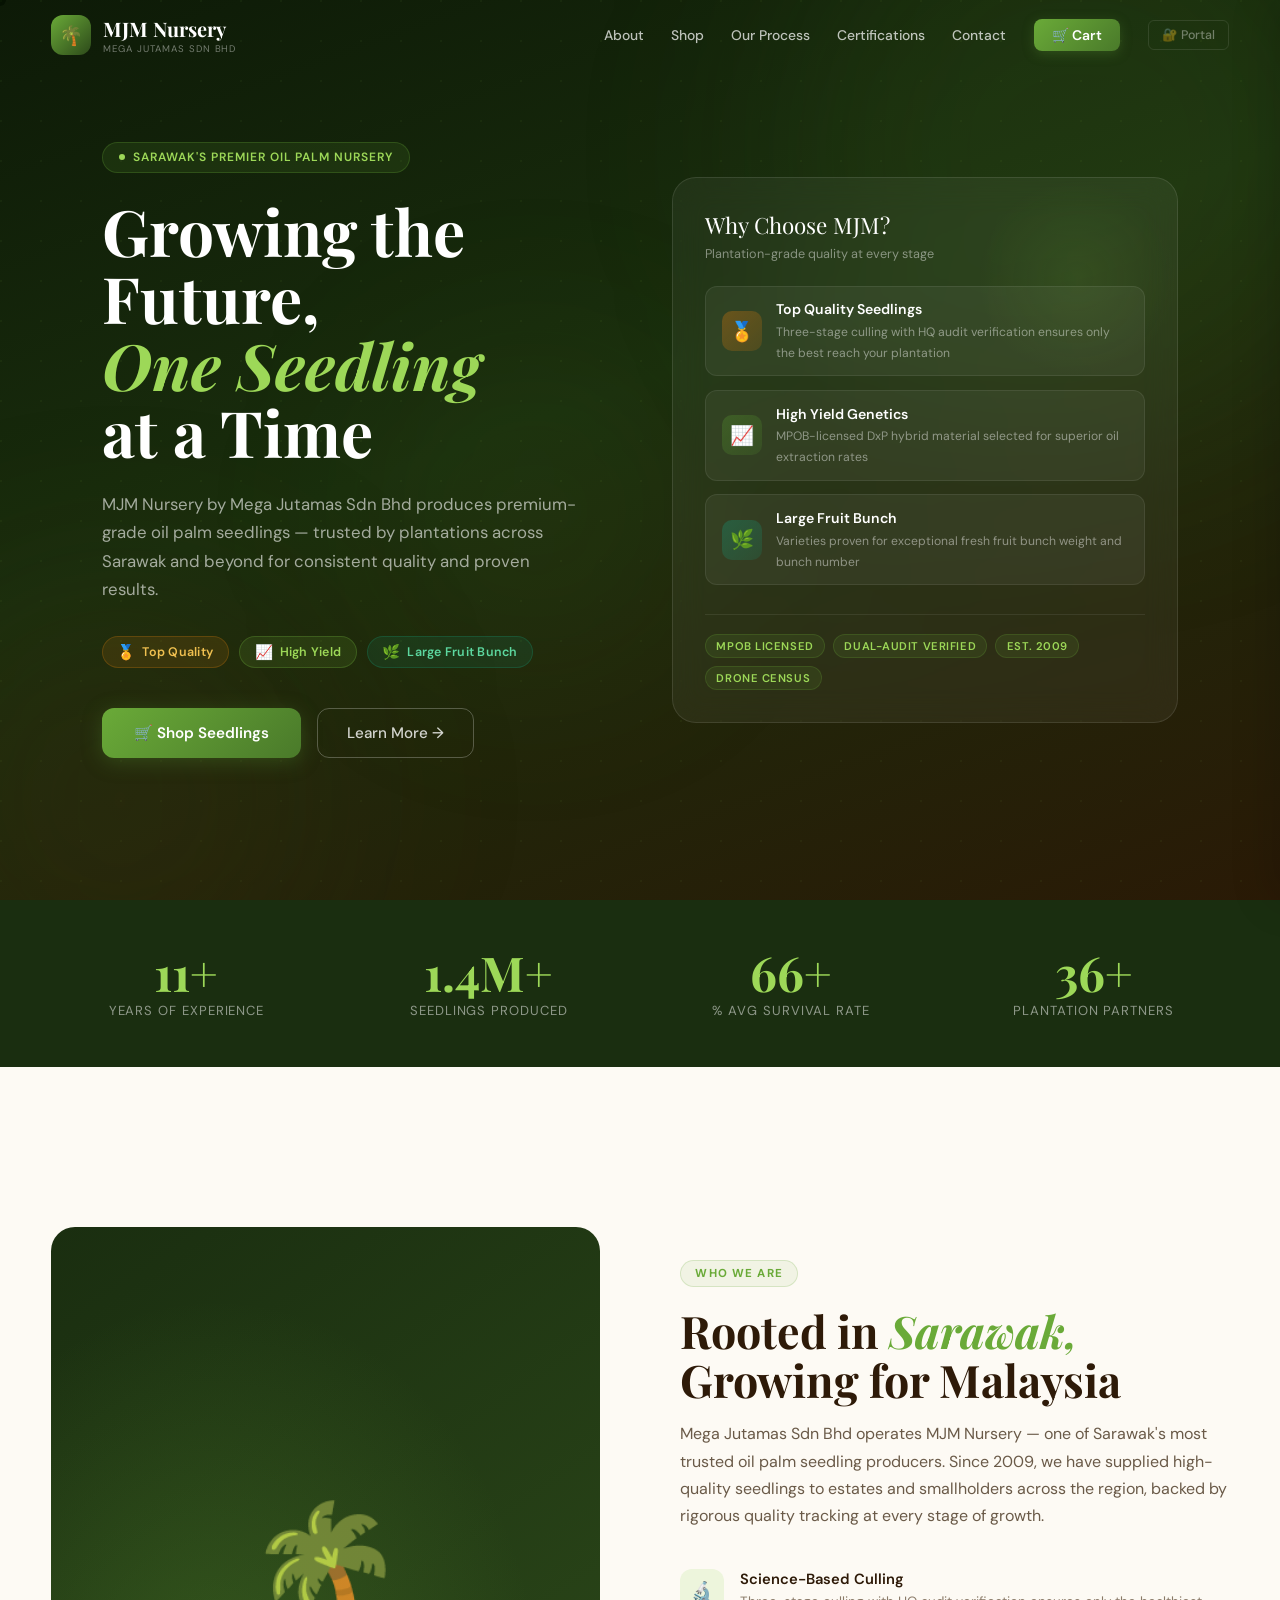
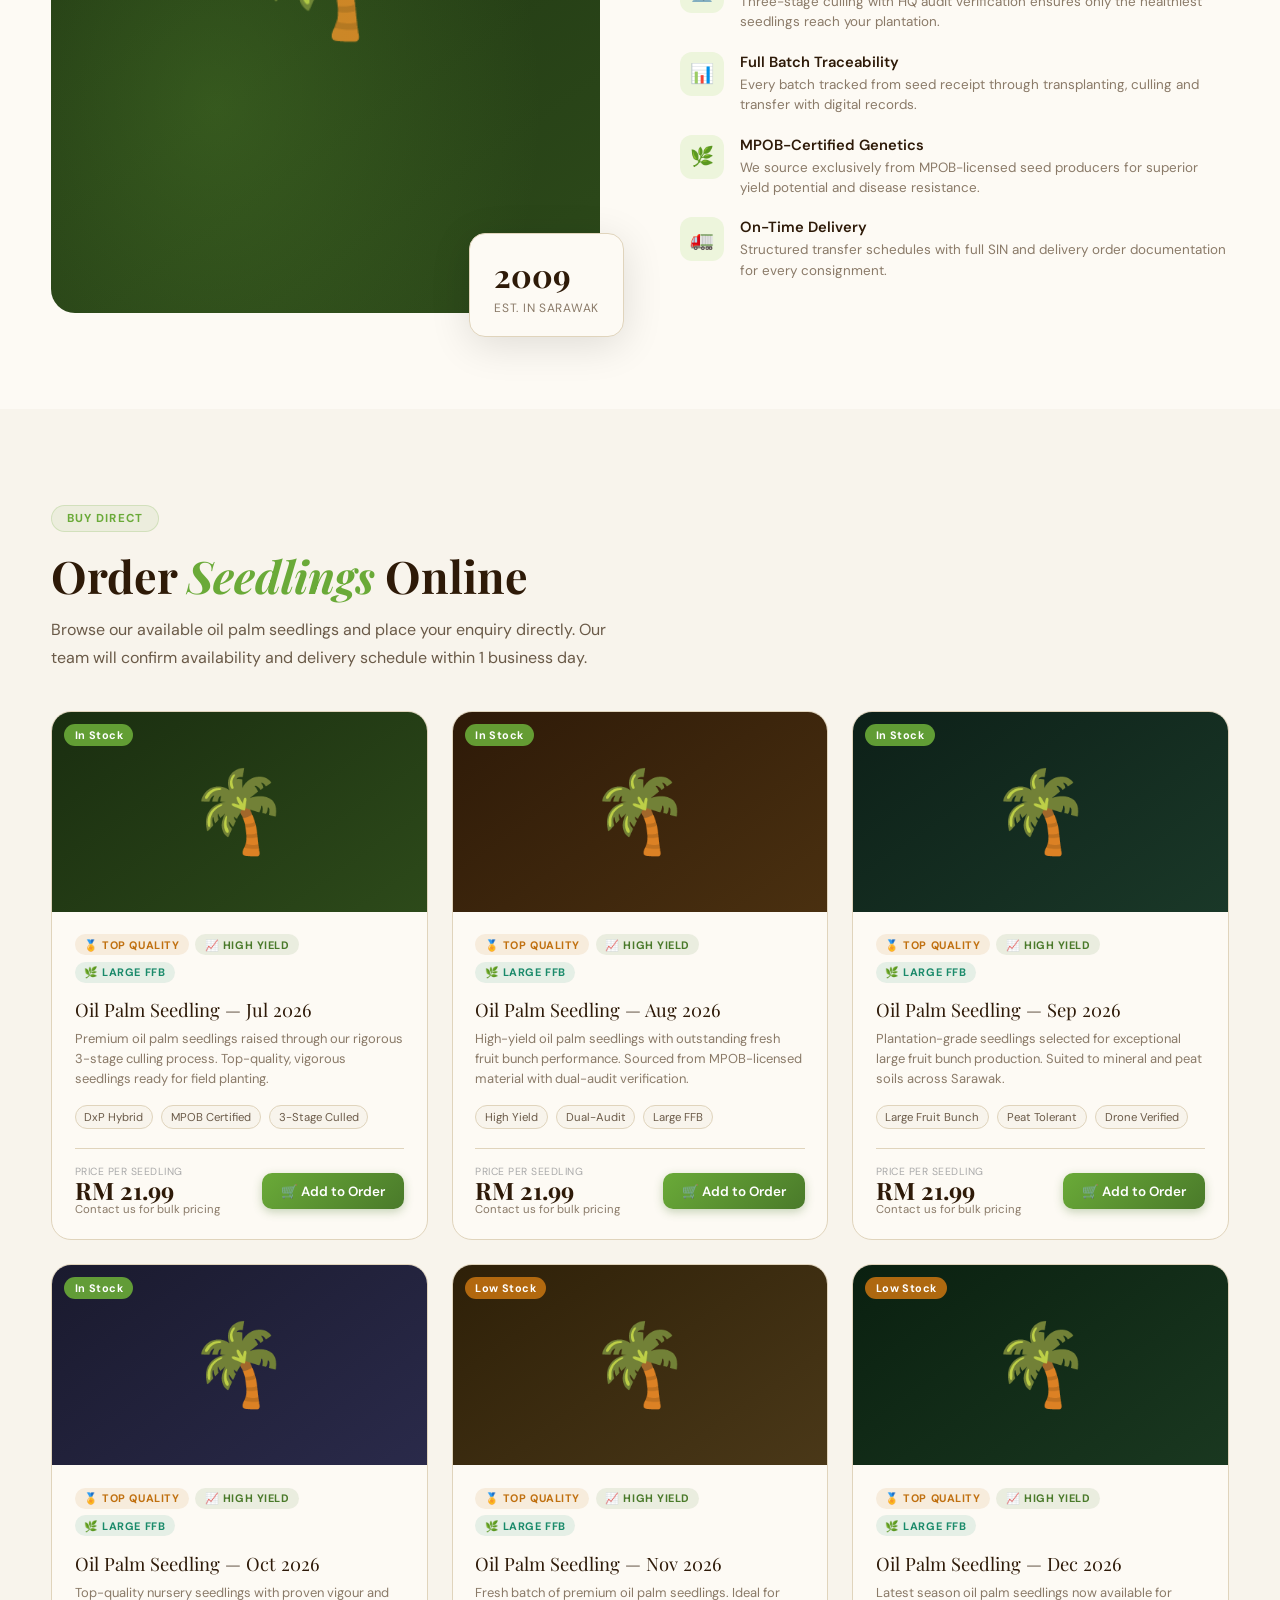
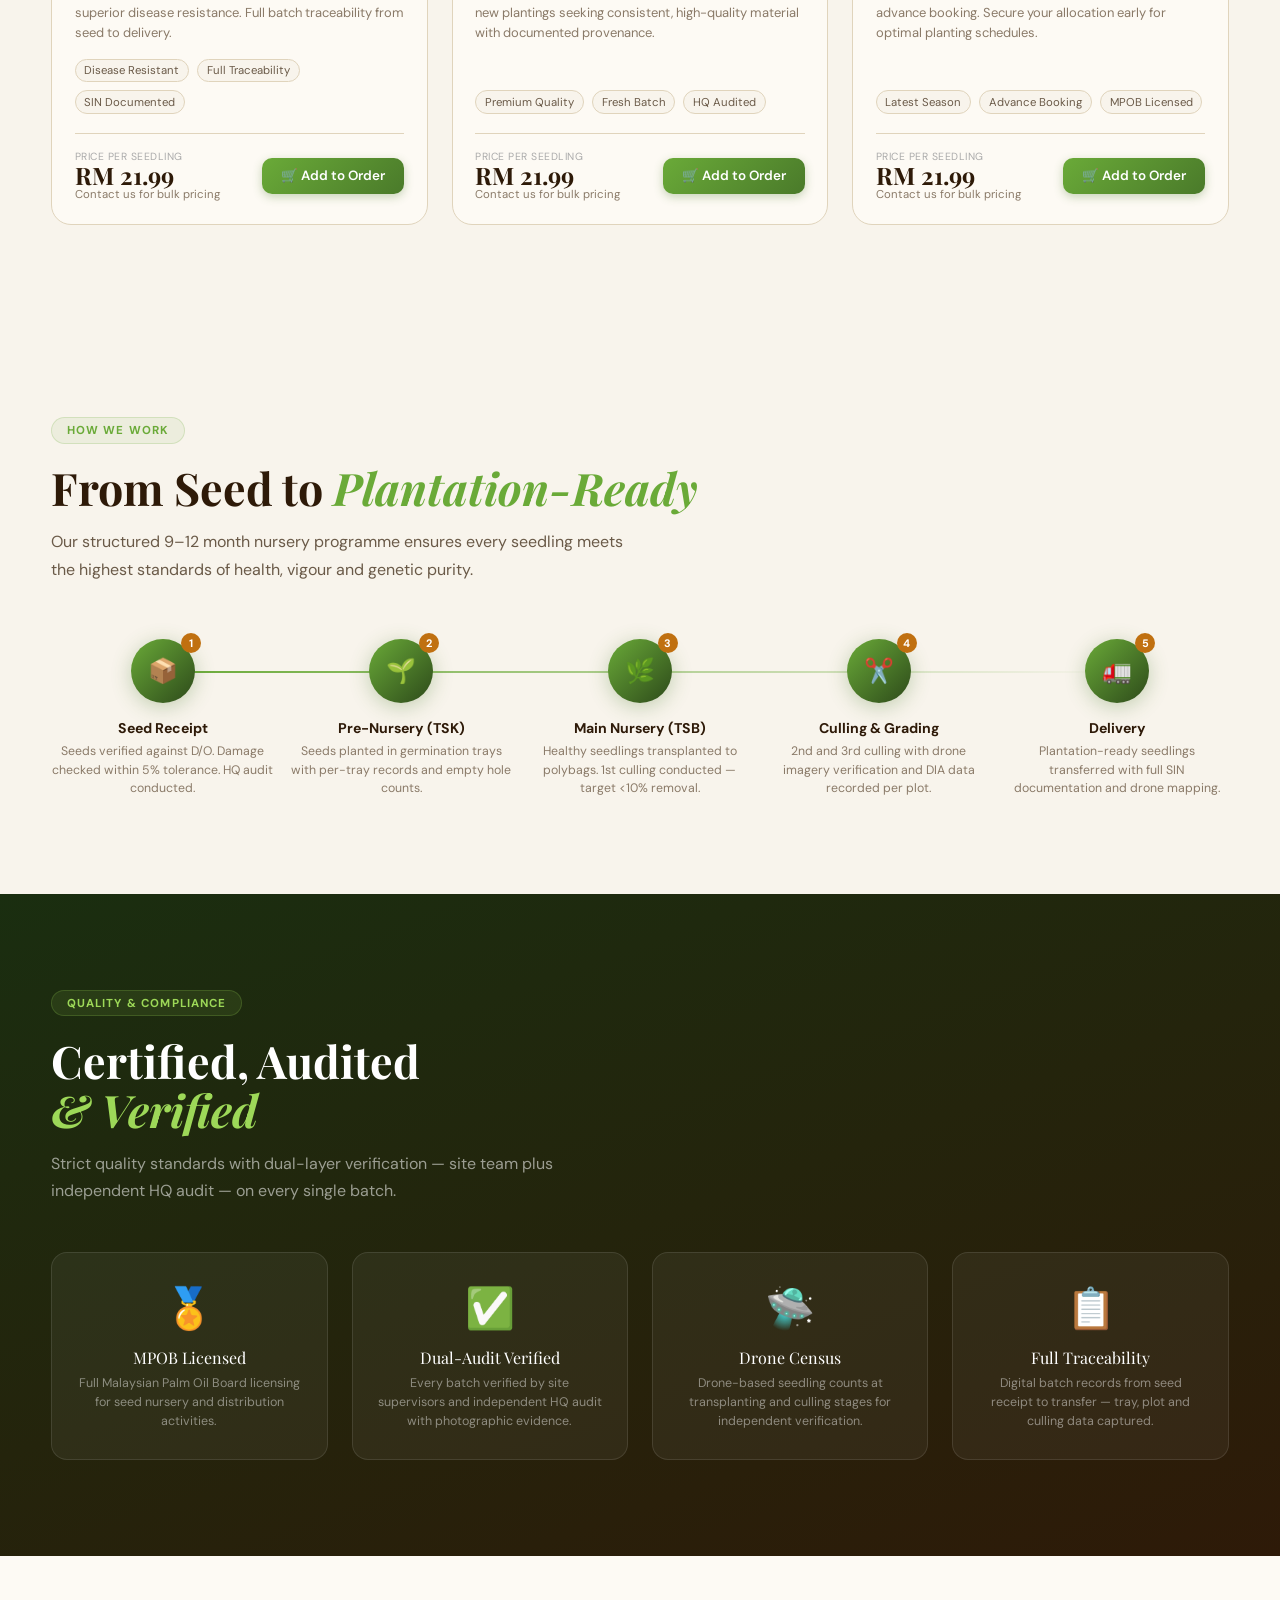
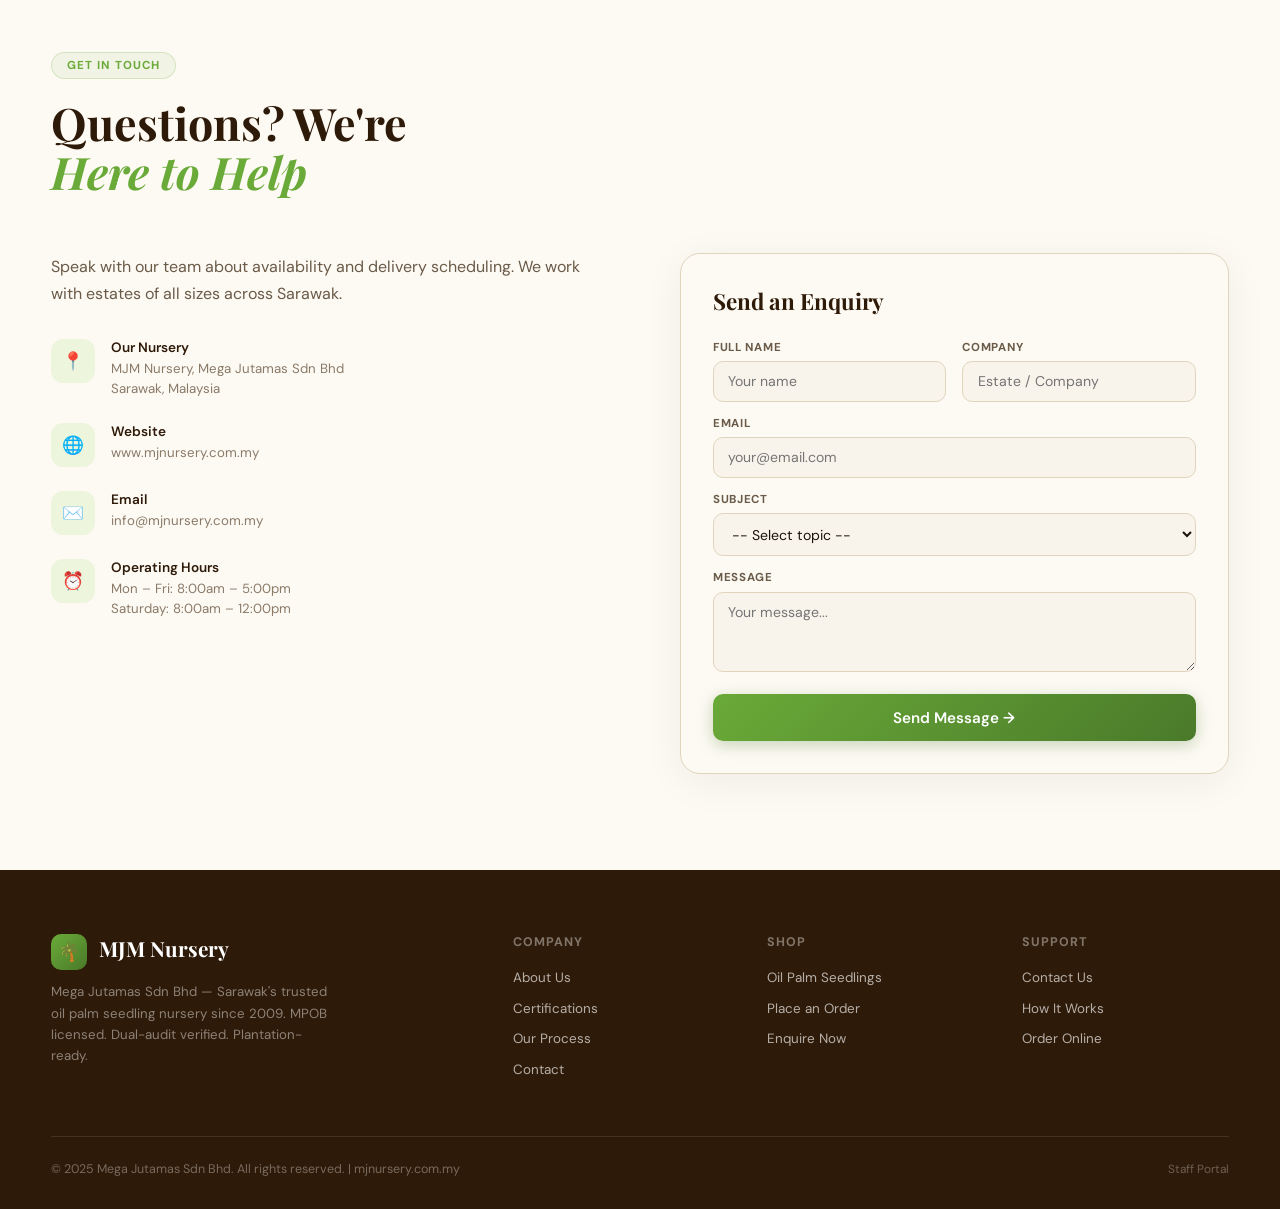
<file: testing2.html>
<!DOCTYPE html>
<html lang="en">
<head>
<meta charset="UTF-8"/>
<meta name="viewport" content="width=device-width, initial-scale=1.0"/>
<title>MJM Nursery — Premium Oil Palm Seedlings | Mega Jutamas Sdn Bhd</title>
<link href="https://fonts.googleapis.com/css2?family=Playfair+Display:ital,wght@0,400;0,600;0,700;1,400;1,600&family=DM+Sans:wght@300;400;500;600&display=swap" rel="stylesheet"/>
<style>
:root{--forest:#1a2e10;--bark:#2e1a08;--moss:#2d4a1a;--leaf:#4a7a2a;--sprout:#6aaa38;--lime:#9dd858;--mist:#edf5dc;--cream:#f8f4ec;--sand:#e0d4bc;--amber:#c07010;--rust:#a82818;--white:#fdfaf4;--ink:#18120a;}
*{box-sizing:border-box;margin:0;padding:0;}
html{scroll-behavior:smooth;}
body{font-family:'DM Sans',sans-serif;color:var(--ink);background:var(--white);overflow-x:hidden;cursor:none;}
.cursor{width:12px;height:12px;background:var(--sprout);border-radius:50%;position:fixed;top:0;left:0;pointer-events:none;z-index:9999;transform:translate(-50%,-50%);transition:transform .1s,width .2s,height .2s;mix-blend-mode:multiply;}
.cursor.big{width:38px;height:38px;background:rgba(106,170,56,.22);}

/* NAV */
nav{position:fixed;top:0;left:0;right:0;z-index:200;padding:0 4vw;height:70px;display:flex;align-items:center;justify-content:space-between;transition:background .3s,box-shadow .3s;}
nav.scrolled{background:rgba(26,46,16,.97);backdrop-filter:blur(14px);box-shadow:0 2px 30px rgba(0,0,0,.3);}
.nav-logo{display:flex;align-items:center;gap:.75rem;text-decoration:none;}
.nav-logo-icon{width:40px;height:40px;background:linear-gradient(135deg,var(--sprout),var(--moss));border-radius:12px;display:flex;align-items:center;justify-content:center;font-size:1.2rem;}
.nav-logo-text strong{font-family:'Playfair Display',serif;font-size:1.25rem;color:#fff;}
.nav-logo-text span{display:block;font-size:.6rem;color:rgba(255,255,255,.42);letter-spacing:.1em;text-transform:uppercase;}
.nav-links{display:flex;gap:1.7rem;align-items:center;}
.nav-links a{color:rgba(255,255,255,.72);text-decoration:none;font-size:.87rem;font-weight:500;transition:color .2s;}
.nav-links a:hover{color:var(--lime);}
.nav-shop-btn{background:linear-gradient(135deg,var(--sprout),var(--leaf));color:#fff !important;padding:.46rem 1.15rem;border-radius:8px;font-weight:600 !important;box-shadow:0 3px 12px rgba(74,122,42,.4);display:flex;align-items:center;gap:.45rem;}
.nav-shop-btn:hover{transform:translateY(-1px);box-shadow:0 5px 20px rgba(74,122,42,.5);}
.nav-portal-tab{color:rgba(255,255,255,.38) !important;font-size:.78rem !important;border:1px solid rgba(255,255,255,.1);padding:.36rem .82rem;border-radius:6px;}
.nav-portal-tab:hover{color:rgba(255,255,255,.7) !important;border-color:rgba(255,255,255,.25) !important;}
.hamburger{display:none;flex-direction:column;gap:5px;cursor:pointer;padding:.3rem;}
.hamburger span{width:24px;height:2px;background:#fff;border-radius:2px;}

/* MOBILE MENU */
.mobile-menu{display:none;position:fixed;inset:0;background:rgba(10,18,6,.97);z-index:190;flex-direction:column;align-items:center;justify-content:center;gap:1.8rem;}
.mobile-menu.open{display:flex;}
.mobile-menu a{color:rgba(255,255,255,.8);text-decoration:none;font-size:1.3rem;font-weight:500;font-family:'Playfair Display',serif;}
.mobile-menu a:hover{color:var(--lime);}
.mobile-close{position:absolute;top:1.5rem;right:2rem;background:none;border:none;color:#fff;font-size:1.5rem;cursor:pointer;}

/* HERO */
.hero{min-height:100vh;display:flex;align-items:center;position:relative;overflow:hidden;background:linear-gradient(160deg,#0d1a07 0%,#1a2e0d 45%,#2a1a06 100%);}
.hero-bg-grid{position:absolute;inset:0;background-image:radial-gradient(circle at 1px 1px,rgba(154,216,88,.05) 1px,transparent 0);background-size:40px 40px;}
.hero-orb{position:absolute;border-radius:50%;filter:blur(100px);pointer-events:none;}
.hero-orb.a{width:600px;height:600px;background:rgba(74,122,42,.15);top:-150px;right:-100px;}
.hero-orb.b{width:400px;height:400px;background:rgba(74,50,16,.2);bottom:-100px;left:-80px;}
.hero-orb.c{width:300px;height:300px;background:rgba(106,170,56,.08);top:40%;left:30%;}
.hero-content{position:relative;z-index:2;padding:0 4vw;max-width:1300px;margin:0 auto;width:100%;display:grid;grid-template-columns:1fr 1fr;gap:4rem;align-items:center;}
.hero-badge{display:inline-flex;align-items:center;gap:.5rem;background:rgba(106,170,56,.12);border:1px solid rgba(106,170,56,.25);color:var(--lime);font-size:.75rem;font-weight:600;letter-spacing:.08em;text-transform:uppercase;padding:.4rem 1rem;border-radius:20px;margin-bottom:1.5rem;animation:fadeUp .8s ease both;}
.hero-badge .dot{width:6px;height:6px;background:var(--lime);border-radius:50%;animation:pulse 2s infinite;}
@keyframes pulse{0%,100%{opacity:1;transform:scale(1);}50%{opacity:.5;transform:scale(1.3);}}
.hero h1{font-family:'Playfair Display',serif;font-size:clamp(2.8rem,5vw,4.8rem);color:#fff;line-height:1.05;margin-bottom:1.5rem;animation:fadeUp .8s .1s ease both;}
.hero h1 em{font-style:italic;color:var(--lime);}
.hero-desc{font-size:1.05rem;color:rgba(255,255,255,.6);line-height:1.7;margin-bottom:2rem;max-width:480px;animation:fadeUp .8s .2s ease both;}

/* Hero quality pills */
.hero-quality-pills{display:flex;gap:.65rem;flex-wrap:wrap;margin-bottom:2.5rem;animation:fadeUp .8s .25s ease both;}
.quality-pill{display:inline-flex;align-items:center;gap:.42rem;background:rgba(255,255,255,.07);border:1px solid rgba(255,255,255,.14);color:rgba(255,255,255,.85);font-size:.78rem;font-weight:600;padding:.38rem .9rem;border-radius:20px;letter-spacing:.02em;}
.quality-pill .pill-icon{font-size:.9rem;}
.quality-pill.gold{background:rgba(192,112,16,.15);border-color:rgba(192,112,16,.3);color:#f0c050;}
.quality-pill.green{background:rgba(106,170,56,.15);border-color:rgba(106,170,56,.3);color:var(--lime);}
.quality-pill.teal{background:rgba(26,138,106,.15);border-color:rgba(26,138,106,.3);color:#5dd8a0;}

.hero-cta{display:flex;gap:1rem;flex-wrap:wrap;animation:fadeUp .8s .3s ease both;}
.btn-primary{background:linear-gradient(135deg,var(--sprout),var(--leaf));color:#fff;text-decoration:none;padding:.9rem 2rem;border-radius:12px;font-weight:600;font-size:.95rem;transition:all .2s;box-shadow:0 4px 20px rgba(74,122,42,.4);display:inline-flex;align-items:center;gap:.5rem;}
.btn-primary:hover{transform:translateY(-2px);box-shadow:0 8px 32px rgba(74,122,42,.5);}
.btn-outline{border:1.5px solid rgba(255,255,255,.25);color:rgba(255,255,255,.8);text-decoration:none;padding:.88rem 1.8rem;border-radius:12px;font-weight:500;font-size:.95rem;transition:all .2s;display:inline-flex;align-items:center;gap:.5rem;}
.btn-outline:hover{border-color:var(--lime);color:var(--lime);}

/* Hero right side — quality showcase instead of stats */
.hero-visual{animation:fadeUp .8s .15s ease both;}
.hero-showcase{background:rgba(255,255,255,.05);backdrop-filter:blur(16px);border:1px solid rgba(255,255,255,.1);border-radius:24px;padding:2rem;position:relative;overflow:hidden;}
.hero-showcase::before{content:'';position:absolute;top:0;right:0;width:200px;height:200px;background:radial-gradient(ellipse,rgba(106,170,56,.12),transparent 70%);pointer-events:none;}
.hs-title{font-family:'Playfair Display',serif;font-size:1.4rem;color:#fff;margin-bottom:.3rem;}
.hs-sub{font-size:.79rem;color:rgba(255,255,255,.45);margin-bottom:1.5rem;}
.hs-features{display:flex;flex-direction:column;gap:.85rem;margin-bottom:1.8rem;}
.hs-feature{display:flex;align-items:center;gap:.9rem;padding:.85rem 1rem;background:rgba(255,255,255,.05);border:1px solid rgba(255,255,255,.08);border-radius:12px;}
.hs-feature-icon{width:40px;height:40px;border-radius:10px;display:flex;align-items:center;justify-content:center;font-size:1.2rem;flex-shrink:0;}
.hfi-gold{background:linear-gradient(135deg,rgba(192,112,16,.4),rgba(192,112,16,.2));}
.hfi-green{background:linear-gradient(135deg,rgba(74,122,42,.5),rgba(74,122,42,.25));}
.hfi-teal{background:linear-gradient(135deg,rgba(26,138,106,.4),rgba(26,138,106,.2));}
.hs-feature-text strong{display:block;font-size:.88rem;font-weight:600;color:#fff;margin-bottom:.1rem;}
.hs-feature-text span{font-size:.76rem;color:rgba(255,255,255,.45);}
.hs-divider{height:1px;background:rgba(255,255,255,.08);margin-bottom:1.2rem;}
.hs-cert-row{display:flex;gap:.5rem;flex-wrap:wrap;}
.hs-cert{font-size:.7rem;font-weight:600;letter-spacing:.05em;text-transform:uppercase;padding:.25rem .65rem;border-radius:20px;background:rgba(106,170,56,.12);border:1px solid rgba(106,170,56,.22);color:var(--lime);}

@keyframes floatCard{0%,100%{transform:translateY(0);}50%{transform:translateY(-8px);}}
@keyframes fadeUp{from{opacity:0;transform:translateY(24px);}to{opacity:1;transform:translateY(0);}}
.float-anim{animation:floatCard 5s ease-in-out infinite;}

/* STATS */
.stats-strip{background:var(--forest);padding:3rem 4vw;}
.stats-inner{max-width:1300px;margin:0 auto;display:grid;grid-template-columns:repeat(4,1fr);gap:2rem;}
.stat-item{text-align:center;}
.stat-item .num{font-family:'Playfair Display',serif;font-size:3rem;color:var(--lime);font-weight:700;line-height:1;}
.stat-item .lbl{font-size:.82rem;color:rgba(255,255,255,.5);text-transform:uppercase;letter-spacing:.07em;margin-top:.4rem;}

/* SECTIONS */
section{padding:6rem 4vw;}
.section-inner{max-width:1300px;margin:0 auto;}
.section-tag{display:inline-block;font-size:.72rem;font-weight:700;letter-spacing:.1em;text-transform:uppercase;color:var(--sprout);background:rgba(106,170,56,.08);border:1px solid rgba(106,170,56,.2);padding:.3rem .9rem;border-radius:20px;margin-bottom:1.2rem;}
.section-title{font-family:'Playfair Display',serif;font-size:clamp(2rem,3.5vw,3rem);color:var(--bark);line-height:1.1;margin-bottom:1rem;}
.section-title em{font-style:italic;color:var(--sprout);}
.section-desc{font-size:1rem;color:#6a5a48;line-height:1.7;max-width:580px;}

/* ABOUT */
.about-grid{display:grid;grid-template-columns:1fr 1fr;gap:5rem;align-items:center;margin-top:4rem;}
.about-img{position:relative;}
.about-img-main{width:100%;aspect-ratio:4/5;background:linear-gradient(145deg,var(--forest),var(--moss));border-radius:24px;display:flex;align-items:center;justify-content:center;font-size:8rem;position:relative;overflow:hidden;}
.about-img-main::before{content:'';position:absolute;inset:0;background:radial-gradient(ellipse at 30% 70%,rgba(106,170,56,.25),transparent 60%);}
.about-img-badge{position:absolute;bottom:-1.5rem;right:-1.5rem;background:var(--white);border-radius:16px;padding:1.2rem 1.5rem;box-shadow:0 8px 40px rgba(0,0,0,.12);border:1px solid var(--sand);}
.about-img-badge strong{display:block;font-family:'Playfair Display',serif;font-size:2rem;color:var(--bark);}
.about-img-badge span{font-size:.75rem;color:#8a7a68;text-transform:uppercase;letter-spacing:.06em;}
.about-features{display:flex;flex-direction:column;gap:1.2rem;margin-top:2.5rem;}
.feature-row{display:flex;gap:1rem;align-items:flex-start;}
.feature-icon{width:44px;height:44px;border-radius:12px;background:var(--mist);display:flex;align-items:center;justify-content:center;font-size:1.2rem;flex-shrink:0;}
.feature-text strong{display:block;font-size:.92rem;font-weight:600;color:var(--bark);margin-bottom:.2rem;}
.feature-text p{font-size:.84rem;color:#8a7a68;line-height:1.5;}

/* ===== SHOP ===== */
#shop{background:var(--cream);}
.shop-header{display:flex;align-items:flex-end;justify-content:space-between;margin-bottom:2.5rem;flex-wrap:wrap;gap:1.5rem;}
.shop-grid{display:grid;grid-template-columns:repeat(3,1fr);gap:1.5rem;}
.shop-card{background:var(--white);border-radius:20px;border:1px solid var(--sand);overflow:hidden;transition:transform .25s,box-shadow .25s;display:flex;flex-direction:column;}
.shop-card:hover{transform:translateY(-4px);box-shadow:0 16px 48px rgba(0,0,0,.1);}
.shop-img{height:200px;display:flex;align-items:center;justify-content:center;font-size:5rem;position:relative;}
.shop-img.a{background:linear-gradient(145deg,#1a2e10,#2d4a1a);}
.shop-img.b{background:linear-gradient(145deg,#2e1a08,#4a3010);}
.shop-img.c{background:linear-gradient(145deg,#0d2018,#1a3828);}
.shop-img.d{background:linear-gradient(145deg,#1a1a2e,#2a2a4a);}
.shop-img.e{background:linear-gradient(145deg,#2e2008,#4a3818);}
.shop-img.f{background:linear-gradient(145deg,#0a2010,#1a3820);}
.stock-chip{position:absolute;top:.75rem;left:.75rem;font-size:.68rem;font-weight:700;padding:.25rem .65rem;border-radius:20px;letter-spacing:.04em;}
.stock-in{background:rgba(106,170,56,.9);color:#fff;}
.stock-low{background:rgba(192,112,16,.9);color:#fff;}
.stock-out{background:rgba(168,40,24,.85);color:#fff;}
.shop-body{padding:1.4rem;flex:1;display:flex;flex-direction:column;}

/* quality badges on shop cards */
.shop-quality-badges{display:flex;gap:.4rem;flex-wrap:wrap;margin-bottom:.9rem;}
.sqb{font-size:.68rem;font-weight:700;letter-spacing:.05em;text-transform:uppercase;padding:.22rem .6rem;border-radius:20px;}
.sqb-gold{background:rgba(192,112,16,.1);color:var(--amber);}
.sqb-green{background:rgba(74,122,42,.1);color:var(--leaf);}
.sqb-teal{background:rgba(26,138,106,.1);color:#1a8a6a;}

.shop-name{font-family:'Playfair Display',serif;font-size:1.15rem;color:var(--bark);margin-bottom:.45rem;}
.shop-desc{font-size:.81rem;color:#8a7a68;line-height:1.55;margin-bottom:1rem;flex:1;}
.shop-specs{display:flex;gap:.5rem;flex-wrap:wrap;margin-bottom:1.2rem;}
.spec-tag{font-size:.71rem;background:var(--cream);color:#6a5a48;padding:.2rem .55rem;border-radius:20px;border:1px solid var(--sand);}
.shop-footer{border-top:1px solid var(--sand);padding-top:1rem;display:flex;align-items:center;justify-content:space-between;gap:.8rem;}
.shop-price .price-label{font-size:.65rem;color:#aaa;text-transform:uppercase;letter-spacing:.05em;}
.shop-price .price-value{font-family:'Playfair Display',serif;font-size:1.5rem;font-weight:700;color:var(--bark);line-height:1;}
.shop-price .price-unit{font-size:.71rem;color:#8a7a68;}
.btn-order{background:linear-gradient(135deg,var(--sprout),var(--leaf));color:#fff;border:none;border-radius:10px;padding:.62rem 1.2rem;font-family:'DM Sans',sans-serif;font-size:.84rem;font-weight:600;cursor:pointer;transition:all .2s;box-shadow:0 3px 10px rgba(74,122,42,.3);white-space:nowrap;}
.btn-order:hover{transform:translateY(-1px);box-shadow:0 5px 16px rgba(74,122,42,.4);}
.btn-order:disabled{background:#ccc;box-shadow:none;cursor:not-allowed;transform:none;}

/* CART DRAWER */
.cart-overlay{position:fixed;inset:0;background:rgba(0,0,0,.4);z-index:300;display:none;backdrop-filter:blur(3px);}
.cart-overlay.open{display:block;}
.cart-drawer{position:fixed;right:0;top:0;bottom:0;width:420px;max-width:100vw;background:var(--white);z-index:301;transform:translateX(100%);transition:transform .35s cubic-bezier(.22,1,.36,1);display:flex;flex-direction:column;box-shadow:-8px 0 40px rgba(0,0,0,.15);}
.cart-drawer.open{transform:translateX(0);}
.cart-head{padding:1.3rem 1.5rem;border-bottom:1px solid var(--sand);display:flex;align-items:center;justify-content:space-between;}
.cart-head h3{font-family:'Playfair Display',serif;font-size:1.3rem;color:var(--bark);}
.cart-close{background:none;border:1px solid var(--sand);border-radius:50%;width:34px;height:34px;cursor:pointer;font-size:1rem;color:#8a7a68;display:flex;align-items:center;justify-content:center;transition:all .15s;}
.cart-close:hover{background:var(--cream);}
.cart-items{flex:1;overflow-y:auto;padding:1.2rem 1.5rem;display:flex;flex-direction:column;gap:.9rem;}
.cart-empty{text-align:center;padding:3rem 1rem;color:#aaa;}
.cart-empty .icon{font-size:3rem;margin-bottom:.8rem;}
.cart-item{display:flex;gap:1rem;align-items:flex-start;padding:1rem;background:var(--cream);border-radius:12px;border:1px solid var(--sand);}
.cart-item-icon{width:48px;height:48px;border-radius:10px;background:linear-gradient(135deg,var(--moss),var(--forest));display:flex;align-items:center;justify-content:center;font-size:1.4rem;flex-shrink:0;}
.cart-item-info{flex:1;}
.cart-item-name{font-size:.86rem;font-weight:600;color:var(--bark);}
.cart-item-price{font-size:.79rem;color:#8a7a68;margin-top:.15rem;}
.cart-qty{display:flex;align-items:center;gap:.5rem;margin-top:.55rem;}
.qty-btn{width:26px;height:26px;border-radius:6px;border:1px solid var(--sand);background:var(--white);cursor:pointer;font-size:.9rem;display:flex;align-items:center;justify-content:center;color:var(--bark);transition:all .15s;}
.qty-btn:hover{border-color:var(--sprout);color:var(--sprout);}
.qty-val{font-size:.88rem;font-weight:600;color:var(--bark);min-width:28px;text-align:center;}
.cart-item-del{background:none;border:none;color:#ccc;cursor:pointer;font-size:.8rem;transition:color .15s;margin-left:.3rem;}
.cart-item-del:hover{color:var(--rust);}
.cart-foot{padding:1.3rem 1.5rem;border-top:1px solid var(--sand);}
.cart-total-row{display:flex;justify-content:space-between;align-items:center;margin-bottom:.7rem;}
.cart-total-label{font-size:.85rem;color:#8a7a68;}
.cart-total-val{font-family:'Playfair Display',serif;font-size:1.5rem;font-weight:700;color:var(--bark);}
.cart-note{font-size:.74rem;color:#aaa;margin-bottom:1rem;line-height:1.5;}
.btn-checkout{width:100%;background:linear-gradient(135deg,var(--sprout),var(--leaf));color:#fff;border:none;border-radius:12px;padding:.9rem;font-family:'DM Sans',sans-serif;font-size:.95rem;font-weight:600;cursor:pointer;box-shadow:0 4px 16px rgba(74,122,42,.3);transition:all .2s;}
.btn-checkout:hover{transform:translateY(-1px);}
.btn-checkout:disabled{background:#ccc;box-shadow:none;transform:none;cursor:not-allowed;}

/* ORDER MODAL */
.order-overlay{position:fixed;inset:0;background:rgba(0,0,0,.55);z-index:400;display:none;align-items:center;justify-content:center;padding:1rem;backdrop-filter:blur(5px);}
.order-overlay.open{display:flex;}
.order-modal{background:var(--white);border-radius:24px;width:100%;max-width:580px;max-height:92vh;overflow-y:auto;box-shadow:0 40px 100px rgba(0,0,0,.25);animation:modalIn .3s cubic-bezier(.22,1,.36,1) both;}
@keyframes modalIn{from{opacity:0;transform:scale(.96) translateY(16px);}to{opacity:1;transform:scale(1) translateY(0);}}
.order-head{padding:1.5rem 1.8rem;border-bottom:1px solid var(--sand);display:flex;align-items:center;justify-content:space-between;position:sticky;top:0;background:var(--white);z-index:10;border-radius:24px 24px 0 0;}
.order-head h2{font-family:'Playfair Display',serif;font-size:1.5rem;color:var(--bark);}
.order-close-btn{background:none;border:1px solid var(--sand);border-radius:50%;width:34px;height:34px;cursor:pointer;font-size:1rem;color:#8a7a68;display:flex;align-items:center;justify-content:center;}
.order-body{padding:1.8rem;}
.order-summary{background:var(--cream);border-radius:14px;padding:1.2rem;border:1px solid var(--sand);margin-bottom:1.5rem;}
.order-summary-title{font-size:.74rem;font-weight:700;text-transform:uppercase;letter-spacing:.07em;color:#8a7a68;margin-bottom:.8rem;}
.order-item-row{display:flex;justify-content:space-between;font-size:.87rem;padding:.35rem 0;border-bottom:1px solid rgba(224,212,188,.5);}
.order-item-row:last-child{border-bottom:none;font-weight:700;color:var(--bark);padding-top:.5rem;}
.form-group{display:flex;flex-direction:column;gap:.38rem;margin-bottom:.9rem;}
.form-group label{font-size:.72rem;font-weight:700;color:#6a5a48;text-transform:uppercase;letter-spacing:.06em;}
.form-group input,.form-group select,.form-group textarea{background:var(--cream);border:1.5px solid var(--sand);border-radius:10px;padding:.65rem .9rem;font-family:'DM Sans',sans-serif;font-size:.88rem;color:var(--ink);outline:none;transition:border-color .2s,box-shadow .2s;}
.form-group input:focus,.form-group select:focus,.form-group textarea:focus{border-color:var(--sprout);box-shadow:0 0 0 3px rgba(106,170,56,.12);}
.form-group textarea{resize:vertical;min-height:80px;}
.fg2{display:grid;grid-template-columns:1fr 1fr;gap:.9rem;}
.order-foot{padding:1.2rem 1.8rem;border-top:1px solid var(--sand);display:flex;gap:.8rem;justify-content:flex-end;}
.btn-cancel-sm{background:none;border:1.5px solid var(--sand);color:#6a5a48;border-radius:10px;padding:.65rem 1.2rem;font-family:'DM Sans',sans-serif;font-size:.88rem;cursor:pointer;}
.btn-place{background:linear-gradient(135deg,var(--sprout),var(--leaf));color:#fff;border:none;border-radius:10px;padding:.65rem 1.6rem;font-family:'DM Sans',sans-serif;font-size:.88rem;font-weight:600;cursor:pointer;box-shadow:0 3px 12px rgba(74,122,42,.3);transition:all .2s;}
.btn-place:hover{transform:translateY(-1px);}

/* PROCESS */
.process-steps{display:grid;grid-template-columns:repeat(5,1fr);gap:1rem;margin-top:3.5rem;position:relative;}
.process-steps::before{content:'';position:absolute;top:32px;left:10%;right:10%;height:2px;background:linear-gradient(90deg,var(--sprout),transparent);z-index:0;}
.process-step{text-align:center;position:relative;z-index:1;}
.step-circle{width:64px;height:64px;border-radius:50%;background:linear-gradient(135deg,var(--sprout),var(--moss));display:flex;align-items:center;justify-content:center;font-size:1.5rem;margin:0 auto 1rem;box-shadow:0 4px 20px rgba(74,122,42,.3);position:relative;}
.step-num{position:absolute;top:-6px;right:-6px;width:20px;height:20px;background:var(--amber);border-radius:50%;font-size:.68rem;font-weight:700;color:#fff;display:flex;align-items:center;justify-content:center;}
.step-title{font-size:.88rem;font-weight:700;color:var(--bark);margin-bottom:.35rem;}
.step-desc{font-size:.77rem;color:#8a7a68;line-height:1.5;}

/* CERTIFICATIONS */
.certs-bg{background:linear-gradient(160deg,var(--forest),var(--bark));}
.certs-grid{display:grid;grid-template-columns:repeat(4,1fr);gap:1.5rem;margin-top:3rem;}
.cert-card{background:rgba(255,255,255,.05);border:1px solid rgba(255,255,255,.1);border-radius:16px;padding:1.8rem 1.5rem;text-align:center;transition:background .2s,transform .2s;}
.cert-card:hover{background:rgba(255,255,255,.09);transform:translateY(-2px);}
.cert-icon{font-size:2.5rem;margin-bottom:.8rem;}
.cert-title{font-family:'Playfair Display',serif;font-size:1rem;color:#fff;margin-bottom:.4rem;}
.cert-desc{font-size:.78rem;color:rgba(255,255,255,.45);line-height:1.5;}

/* CONTACT */
.contact-grid{display:grid;grid-template-columns:1fr 1fr;gap:5rem;margin-top:3.5rem;align-items:start;}
.contact-items{display:flex;flex-direction:column;gap:1.5rem;margin-top:2rem;}
.contact-item{display:flex;gap:1rem;align-items:flex-start;}
.contact-icon{width:44px;height:44px;border-radius:12px;background:var(--mist);display:flex;align-items:center;justify-content:center;font-size:1.1rem;flex-shrink:0;}
.contact-item strong{display:block;font-size:.85rem;font-weight:600;color:var(--bark);margin-bottom:.2rem;}
.contact-item p{font-size:.83rem;color:#8a7a68;line-height:1.5;}
.contact-form-wrap{background:var(--white);border-radius:20px;border:1px solid var(--sand);padding:2rem;box-shadow:0 8px 40px rgba(0,0,0,.06);}
.contact-form-wrap h3{font-family:'Playfair Display',serif;font-size:1.4rem;color:var(--bark);margin-bottom:1.5rem;}
.form-grid-2{display:grid;grid-template-columns:1fr 1fr;gap:1rem;}
.btn-submit{width:100%;background:linear-gradient(135deg,var(--sprout),var(--leaf));color:#fff;border:none;border-radius:10px;padding:.85rem;font-family:'DM Sans',sans-serif;font-size:.95rem;font-weight:600;cursor:pointer;transition:all .2s;box-shadow:0 4px 16px rgba(74,122,42,.3);margin-top:.5rem;}
.btn-submit:hover{transform:translateY(-1px);}

/* FOOTER */
footer{background:var(--bark);color:#fff;padding:4rem 4vw 2rem;}
.footer-inner{max-width:1300px;margin:0 auto;}
.footer-top{display:grid;grid-template-columns:2fr 1fr 1fr 1fr;gap:3rem;margin-bottom:3rem;}
.footer-brand strong{font-family:'Playfair Display',serif;font-size:1.3rem;display:block;margin-bottom:.5rem;}
.footer-brand p{font-size:.83rem;color:rgba(255,255,255,.45);line-height:1.6;margin-top:.7rem;max-width:280px;}
.footer-col h4{font-size:.78rem;font-weight:700;letter-spacing:.08em;text-transform:uppercase;color:rgba(255,255,255,.4);margin-bottom:1rem;}
.footer-col ul{list-style:none;}
.footer-col ul li{margin-bottom:.6rem;}
.footer-col ul li a{color:rgba(255,255,255,.65);text-decoration:none;font-size:.84rem;transition:color .2s;}
.footer-col ul li a:hover{color:var(--lime);}
.footer-bottom{border-top:1px solid rgba(255,255,255,.1);padding-top:1.5rem;display:flex;justify-content:space-between;align-items:center;flex-wrap:wrap;gap:1rem;}
.footer-bottom p{font-size:.78rem;color:rgba(255,255,255,.35);}
.footer-portal-link{color:rgba(255,255,255,.3);text-decoration:none;font-size:.74rem;transition:color .2s;}
.footer-portal-link:hover{color:rgba(255,255,255,.65);}

/* TOAST */
.toast-notif{position:fixed;bottom:2rem;left:50%;transform:translateX(-50%) translateY(80px);background:var(--bark);color:#fff;padding:.8rem 1.6rem;border-radius:12px;font-size:.88rem;font-weight:500;box-shadow:0 8px 30px rgba(0,0,0,.25);z-index:600;opacity:0;transition:all .3s cubic-bezier(.22,1,.36,1);white-space:nowrap;border-left:4px solid var(--sprout);}
.toast-notif.show{opacity:1;transform:translateX(-50%) translateY(0);}

/* REVEAL */
.reveal{opacity:0;transform:translateY(28px);transition:opacity .7s ease,transform .7s ease;}
.reveal.visible{opacity:1;transform:translateY(0);}
.reveal.delay-1{transition-delay:.1s;}
.reveal.delay-2{transition-delay:.2s;}
.reveal.delay-3{transition-delay:.3s;}
.reveal.delay-4{transition-delay:.4s;}

/* RESPONSIVE */
@media(max-width:1100px){
  .hero-content{grid-template-columns:1fr;}.hero-visual{display:none;}
  .shop-grid{grid-template-columns:1fr 1fr;}
  .process-steps{grid-template-columns:1fr 1fr 1fr;}
  .footer-top{grid-template-columns:1fr 1fr;}
  .about-grid,.contact-grid{grid-template-columns:1fr;}
  .about-img{display:none;}
  .stats-inner{grid-template-columns:1fr 1fr;}
  .certs-grid{grid-template-columns:1fr 1fr;}
}
@media(max-width:720px){
  section{padding:4rem 5vw;}
  .nav-links{display:none;}.hamburger{display:flex;}
  .shop-grid{grid-template-columns:1fr;}
  .process-steps{grid-template-columns:1fr 1fr;}.process-steps::before{display:none;}
  .certs-grid{grid-template-columns:1fr 1fr;}
  .footer-top{grid-template-columns:1fr;}
  .footer-bottom{flex-direction:column;text-align:center;}
  .stats-inner{grid-template-columns:1fr 1fr;}
  .form-grid-2,.fg2{grid-template-columns:1fr;}
  .cart-drawer{width:100vw;}
}
</style>
</head>
<body>

<div class="cursor" id="cursor"></div>
<div class="toast-notif" id="toast"></div>

<!-- CART -->
<div class="cart-overlay" id="cart-overlay" onclick="closeCart()"></div>
<div class="cart-drawer" id="cart-drawer">
  <div class="cart-head">
    <h3>🛒 Your Order</h3>
    <button class="cart-close" onclick="closeCart()">✕</button>
  </div>
  <div class="cart-items" id="cart-items">
    <div class="cart-empty"><div class="icon">🌱</div><p>Your cart is empty.<br/>Browse our seedlings below.</p></div>
  </div>
  <div class="cart-foot">
    <div class="cart-total-row">
      <div class="cart-total-label">Estimated Total</div>
      <div class="cart-total-val" id="cart-total">RM 0.00</div>
    </div>
    <div class="cart-note">💡 Pricing is indicative. Final price confirmed upon order review.</div>
    <button class="btn-checkout" id="btn-checkout" onclick="openOrderModal()" disabled>Proceed to Order →</button>
  </div>
</div>

<!-- ORDER MODAL -->
<div class="order-overlay" id="order-overlay">
  <div class="order-modal">
    <div class="order-head">
      <h2>Place Your Order</h2>
      <button class="order-close-btn" onclick="closeOrderModal()">✕</button>
    </div>
    <div class="order-body">
      <div class="order-summary">
        <div class="order-summary-title">Order Summary</div>
        <div id="order-summary-items"></div>
      </div>
      <div class="fg2">
        <div class="form-group"><label>Full Name *</label><input type="text" id="o-name" placeholder="Your full name"/></div>
        <div class="form-group"><label>Company / Estate</label><input type="text" id="o-company" placeholder="Company or estate"/></div>
      </div>
      <div class="fg2">
        <div class="form-group"><label>Phone *</label><input type="tel" id="o-phone" placeholder="+60 12-345 6789"/></div>
        <div class="form-group"><label>Email *</label><input type="email" id="o-email" placeholder="your@email.com"/></div>
      </div>
      <div class="form-group"><label>Delivery State *</label>
        <select id="o-state"><option value="">-- Select state --</option><option>Sarawak</option><option>Sabah</option><option>Peninsular Malaysia</option><option>Other</option></select>
      </div>
      <div class="form-group"><label>Preferred Delivery Period</label>
        <select id="o-period"><option value="">-- Select --</option><option>Within 1 month</option><option>1–3 months</option><option>3–6 months</option><option>Flexible</option></select>
      </div>
      <div class="form-group"><label>Planting Area (Hectares)</label><input type="number" id="o-hectares" placeholder="e.g. 50"/></div>
      <div class="form-group"><label>Additional Notes</label><textarea id="o-notes" placeholder="Soil type, access road conditions, special requirements..."></textarea></div>
    </div>
    <div class="order-foot">
      <button class="btn-cancel-sm" onclick="closeOrderModal()">Cancel</button>
      <button class="btn-place" onclick="placeOrder()">✅ Submit Order</button>
    </div>
  </div>
</div>

<!-- MOBILE MENU -->
<div class="mobile-menu" id="mobile-menu">
  <button class="mobile-close" onclick="closeMobileMenu()">✕</button>
  <a href="#about" onclick="closeMobileMenu()">About</a>
  <a href="#shop" onclick="closeMobileMenu()">Shop</a>
  <a href="#process" onclick="closeMobileMenu()">Our Process</a>
  <a href="#certifications" onclick="closeMobileMenu()">Certifications</a>
  <a href="#contact" onclick="closeMobileMenu()">Contact</a>
  <a href="nursery-portal.html" style="font-size:.85rem;color:rgba(255,255,255,.35);border:1px solid rgba(255,255,255,.12);padding:.5rem 1.2rem;border-radius:8px;" onclick="closeMobileMenu()">🔐 Staff Portal</a>
</div>

<!-- NAV -->
<nav id="navbar">
  <a href="#" class="nav-logo">
    <div class="nav-logo-icon">🌴</div>
    <div class="nav-logo-text"><strong>MJM Nursery</strong><span>Mega Jutamas Sdn Bhd</span></div>
  </a>
  <div class="nav-links">
    <a href="#about">About</a>
    <a href="#shop">Shop</a>
    <a href="#process">Our Process</a>
    <a href="#certifications">Certifications</a>
    <a href="#contact">Contact</a>
    <a href="#shop" class="nav-shop-btn" onclick="openCart()">🛒 <span id="nav-cart-badge" style="display:none;background:var(--rust);border-radius:50%;width:18px;height:18px;font-size:.62rem;font-weight:700;align-items:center;justify-content:center;">0</span> Cart</a>
    <a href="nursery-portal.html" class="nav-portal-tab">🔐 Portal</a>
  </div>
  <div class="hamburger" onclick="openMobileMenu()"><span></span><span></span><span></span></div>
</nav>

<!-- HERO -->
<section class="hero" id="home">
  <div class="hero-bg-grid"></div>
  <div class="hero-orb a"></div><div class="hero-orb b"></div><div class="hero-orb c"></div>
  <div class="hero-content">
    <div>
      <div class="hero-badge"><div class="dot"></div> Sarawak's Premier Oil Palm Nursery</div>
      <h1>Growing the Future,<br/><em>One Seedling</em><br/>at a Time</h1>
      <p class="hero-desc">MJM Nursery by Mega Jutamas Sdn Bhd produces premium-grade oil palm seedlings — trusted by plantations across Sarawak and beyond for consistent quality and proven results.</p>

      <!-- Quality pills replacing survival rate / batch stats -->
      <div class="hero-quality-pills">
        <div class="quality-pill gold"><span class="pill-icon">🏅</span>Top Quality</div>
        <div class="quality-pill green"><span class="pill-icon">📈</span>High Yield</div>
        <div class="quality-pill teal"><span class="pill-icon">🌿</span>Large Fruit Bunch</div>
      </div>

      <div class="hero-cta">
        <a href="#shop" class="btn-primary">🛒 Shop Seedlings</a>
        <a href="#about" class="btn-outline">Learn More →</a>
      </div>
    </div>

    <!-- Right side: quality showcase -->
    <div class="hero-visual float-anim">
      <div class="hero-showcase">
        <div class="hs-title">Why Choose MJM?</div>
        <div class="hs-sub">Plantation-grade quality at every stage</div>
        <div class="hs-features">
          <div class="hs-feature">
            <div class="hs-feature-icon hfi-gold">🏅</div>
            <div class="hs-feature-text">
              <strong>Top Quality Seedlings</strong>
              <span>Three-stage culling with HQ audit verification ensures only the best reach your plantation</span>
            </div>
          </div>
          <div class="hs-feature">
            <div class="hs-feature-icon hfi-green">📈</div>
            <div class="hs-feature-text">
              <strong>High Yield Genetics</strong>
              <span>MPOB-licensed DxP hybrid material selected for superior oil extraction rates</span>
            </div>
          </div>
          <div class="hs-feature">
            <div class="hs-feature-icon hfi-teal">🌿</div>
            <div class="hs-feature-text">
              <strong>Large Fruit Bunch</strong>
              <span>Varieties proven for exceptional fresh fruit bunch weight and bunch number</span>
            </div>
          </div>
        </div>
        <div class="hs-divider"></div>
        <div class="hs-cert-row">
          <div class="hs-cert">MPOB Licensed</div>
          <div class="hs-cert">Dual-Audit Verified</div>
          <div class="hs-cert">Est. 2009</div>
          <div class="hs-cert">Drone Census</div>
        </div>
      </div>
    </div>
  </div>
</section>

<!-- STATS -->
<div class="stats-strip">
  <div class="stats-inner">
    <div class="stat-item reveal"><div class="num" data-target="15">0</div><div class="lbl">Years of Experience</div></div>
    <div class="stat-item reveal delay-1"><div class="num" data-target="2000000">0</div><div class="lbl">Seedlings Produced</div></div>
    <div class="stat-item reveal delay-2"><div class="num" data-target="92">0</div><div class="lbl">% Avg Survival Rate</div></div>
    <div class="stat-item reveal delay-3"><div class="num" data-target="50">0</div><div class="lbl">Plantation Partners</div></div>
  </div>
</div>

<!-- ABOUT -->
<section id="about">
  <div class="section-inner">
    <div class="about-grid">
      <div class="about-img reveal">
        <div class="about-img-main">🌴</div>
        <div class="about-img-badge"><strong>2009</strong><span>Est. in Sarawak</span></div>
      </div>
      <div>
        <div class="section-tag reveal">Who We Are</div>
        <h2 class="section-title reveal">Rooted in <em>Sarawak,</em><br/>Growing for Malaysia</h2>
        <p class="section-desc reveal">Mega Jutamas Sdn Bhd operates MJM Nursery — one of Sarawak's most trusted oil palm seedling producers. Since 2009, we have supplied high-quality seedlings to estates and smallholders across the region, backed by rigorous quality tracking at every stage of growth.</p>
        <div class="about-features">
          <div class="feature-row reveal"><div class="feature-icon">🔬</div><div class="feature-text"><strong>Science-Based Culling</strong><p>Three-stage culling with HQ audit verification ensures only the healthiest seedlings reach your plantation.</p></div></div>
          <div class="feature-row reveal delay-1"><div class="feature-icon">📊</div><div class="feature-text"><strong>Full Batch Traceability</strong><p>Every batch tracked from seed receipt through transplanting, culling and transfer with digital records.</p></div></div>
          <div class="feature-row reveal delay-2"><div class="feature-icon">🌿</div><div class="feature-text"><strong>MPOB-Certified Genetics</strong><p>We source exclusively from MPOB-licensed seed producers for superior yield potential and disease resistance.</p></div></div>
          <div class="feature-row reveal delay-3"><div class="feature-icon">🚛</div><div class="feature-text"><strong>On-Time Delivery</strong><p>Structured transfer schedules with full SIN and delivery order documentation for every consignment.</p></div></div>
        </div>
      </div>
    </div>
  </div>
</section>

<!-- SHOP -->
<section id="shop">
  <div class="section-inner">
    <div class="shop-header">
      <div>
        <div class="section-tag reveal">Buy Direct</div>
        <h2 class="section-title reveal">Order <em>Seedlings</em> Online</h2>
        <p class="section-desc reveal">Browse our available oil palm seedlings and place your enquiry directly. Our team will confirm availability and delivery schedule within 1 business day.</p>
      </div>
    </div>
    <div class="shop-grid" id="shop-grid"></div>
  </div>
</section>

<!-- PROCESS -->
<section id="process" style="background:var(--cream);">
  <div class="section-inner">
    <div class="section-tag reveal">How We Work</div>
    <h2 class="section-title reveal">From Seed to <em>Plantation-Ready</em></h2>
    <p class="section-desc reveal">Our structured 9–12 month nursery programme ensures every seedling meets the highest standards of health, vigour and genetic purity.</p>
    <div class="process-steps">
      <div class="process-step reveal"><div class="step-circle">📦<div class="step-num">1</div></div><div class="step-title">Seed Receipt</div><div class="step-desc">Seeds verified against D/O. Damage checked within 5% tolerance. HQ audit conducted.</div></div>
      <div class="process-step reveal delay-1"><div class="step-circle">🌱<div class="step-num">2</div></div><div class="step-title">Pre-Nursery (TSK)</div><div class="step-desc">Seeds planted in germination trays with per-tray records and empty hole counts.</div></div>
      <div class="process-step reveal delay-2"><div class="step-circle">🌿<div class="step-num">3</div></div><div class="step-title">Main Nursery (TSB)</div><div class="step-desc">Healthy seedlings transplanted to polybags. 1st culling conducted — target &lt;10% removal.</div></div>
      <div class="process-step reveal delay-3"><div class="step-circle">✂️<div class="step-num">4</div></div><div class="step-title">Culling & Grading</div><div class="step-desc">2nd and 3rd culling with drone imagery verification and DIA data recorded per plot.</div></div>
      <div class="process-step reveal delay-4"><div class="step-circle">🚛<div class="step-num">5</div></div><div class="step-title">Delivery</div><div class="step-desc">Plantation-ready seedlings transferred with full SIN documentation and drone mapping.</div></div>
    </div>
  </div>
</section>

<!-- CERTIFICATIONS -->
<section id="certifications" class="certs-bg">
  <div class="section-inner">
    <div class="section-tag reveal" style="background:rgba(157,216,88,.1);border-color:rgba(157,216,88,.2);color:var(--lime)">Quality & Compliance</div>
    <h2 class="section-title reveal" style="color:#fff">Certified, Audited<br/><em style="color:var(--lime)">& Verified</em></h2>
    <p class="section-desc reveal" style="color:rgba(255,255,255,.55)">Strict quality standards with dual-layer verification — site team plus independent HQ audit — on every single batch.</p>
    <div class="certs-grid">
      <div class="cert-card reveal"><div class="cert-icon">🏅</div><div class="cert-title">MPOB Licensed</div><div class="cert-desc">Full Malaysian Palm Oil Board licensing for seed nursery and distribution activities.</div></div>
      <div class="cert-card reveal delay-1"><div class="cert-icon">✅</div><div class="cert-title">Dual-Audit Verified</div><div class="cert-desc">Every batch verified by site supervisors and independent HQ audit with photographic evidence.</div></div>
      <div class="cert-card reveal delay-2"><div class="cert-icon">🛸</div><div class="cert-title">Drone Census</div><div class="cert-desc">Drone-based seedling counts at transplanting and culling stages for independent verification.</div></div>
      <div class="cert-card reveal delay-3"><div class="cert-icon">📋</div><div class="cert-title">Full Traceability</div><div class="cert-desc">Digital batch records from seed receipt to transfer — tray, plot and culling data captured.</div></div>
    </div>
  </div>
</section>

<!-- CONTACT -->
<section id="contact">
  <div class="section-inner">
    <div class="section-tag reveal">Get In Touch</div>
    <h2 class="section-title reveal">Questions? We're<br/><em>Here to Help</em></h2>
    <div class="contact-grid">
      <div>
        <p class="section-desc reveal">Speak with our team about availability and delivery scheduling. We work with estates of all sizes across Sarawak.</p>
        <div class="contact-items">
          <div class="contact-item reveal"><div class="contact-icon">📍</div><div><strong>Our Nursery</strong><p>MJM Nursery, Mega Jutamas Sdn Bhd<br/>Sarawak, Malaysia</p></div></div>
          <div class="contact-item reveal delay-1"><div class="contact-icon">🌐</div><div><strong>Website</strong><p>www.mjnursery.com.my</p></div></div>
          <div class="contact-item reveal delay-2"><div class="contact-icon">✉️</div><div><strong>Email</strong><p>info@mjnursery.com.my</p></div></div>
          <div class="contact-item reveal delay-3"><div class="contact-icon">⏰</div><div><strong>Operating Hours</strong><p>Mon – Fri: 8:00am – 5:00pm<br/>Saturday: 8:00am – 12:00pm</p></div></div>
        </div>
      </div>
      <div class="contact-form-wrap reveal">
        <h3>Send an Enquiry</h3>
        <div class="form-grid-2">
          <div class="form-group"><label>Full Name</label><input type="text" placeholder="Your name"/></div>
          <div class="form-group"><label>Company</label><input type="text" placeholder="Estate / Company"/></div>
        </div>
        <div class="form-group"><label>Email</label><input type="email" placeholder="your@email.com"/></div>
        <div class="form-group"><label>Subject</label>
          <select><option value="">-- Select topic --</option><option>Seedling Enquiry</option><option>Order Status</option><option>Technical Support</option><option>Partnership</option><option>Other</option></select>
        </div>
        <div class="form-group"><label>Message</label><textarea placeholder="Your message..."></textarea></div>
        <button class="btn-submit" onclick="submitEnquiry(this)">Send Message →</button>
      </div>
    </div>
  </div>
</section>

<!-- FOOTER -->
<footer>
  <div class="footer-inner">
    <div class="footer-top">
      <div class="footer-brand">
        <div style="display:flex;align-items:center;gap:.75rem;margin-bottom:.5rem">
          <div style="width:36px;height:36px;background:linear-gradient(135deg,var(--sprout),var(--leaf));border-radius:10px;display:flex;align-items:center;justify-content:center;font-size:1.1rem">🌴</div>
          <strong>MJM Nursery</strong>
        </div>
        <p>Mega Jutamas Sdn Bhd — Sarawak's trusted oil palm seedling nursery since 2009. MPOB licensed. Dual-audit verified. Plantation-ready.</p>
      </div>
      <div class="footer-col"><h4>Company</h4><ul>
        <li><a href="#about">About Us</a></li>
        <li><a href="#certifications">Certifications</a></li>
        <li><a href="#process">Our Process</a></li>
        <li><a href="#contact">Contact</a></li>
      </ul></div>
      <div class="footer-col"><h4>Shop</h4><ul>
        <li><a href="#shop">Oil Palm Seedlings</a></li>
        <li><a href="#shop">Place an Order</a></li>
        <li><a href="#shop">Enquire Now</a></li>
      </ul></div>
      <div class="footer-col"><h4>Support</h4><ul>
        <li><a href="#contact">Contact Us</a></li>
        <li><a href="#process">How It Works</a></li>
        <li><a href="#shop">Order Online</a></li>
      </ul></div>
    </div>
    <div class="footer-bottom">
      <p>© 2025 Mega Jutamas Sdn Bhd. All rights reserved. | mjnursery.com.my</p>
      <a href="nursery-portal.html" class="footer-portal-link">Staff Portal</a>
    </div>
  </div>
</footer>

<script>
// ===== AUTO-GENERATE PRODUCT NAMES =====
// Name format: Oil Palm Seedling - MMM YYYY
// Generates 6 listings based on current and recent months
function genProductName(offsetMonths){
  const months=['Jan','Feb','Mar','Apr','May','Jun','Jul','Aug','Sep','Oct','Nov','Dec'];
  const d=new Date();
  d.setMonth(d.getMonth()+offsetMonths);
  return`Oil Palm Seedling — ${months[d.getMonth()]} ${d.getFullYear()}`;
}

const PRICE=21.99;

// Products — no breed shown, named by month, all same price
const PRODUCTS=[
  {id:1,name:genProductName(-5),img:'a',desc:'Premium oil palm seedlings raised through our rigorous 3-stage culling process. Top-quality, vigorous seedlings ready for field planting.',specs:['DxP Hybrid','MPOB Certified','3-Stage Culled'],stock:'in'},
  {id:2,name:genProductName(-4),img:'b',desc:'High-yield oil palm seedlings with outstanding fresh fruit bunch performance. Sourced from MPOB-licensed material with dual-audit verification.',specs:['High Yield','Dual-Audit','Large FFB'],stock:'in'},
  {id:3,name:genProductName(-3),img:'c',desc:'Plantation-grade seedlings selected for exceptional large fruit bunch production. Suited to mineral and peat soils across Sarawak.',specs:['Large Fruit Bunch','Peat Tolerant','Drone Verified'],stock:'in'},
  {id:4,name:genProductName(-2),img:'d',desc:'Top-quality nursery seedlings with proven vigour and superior disease resistance. Full batch traceability from seed to delivery.',specs:['Disease Resistant','Full Traceability','SIN Documented'],stock:'in'},
  {id:5,name:genProductName(-1),img:'e',desc:'Fresh batch of premium oil palm seedlings. Ideal for new plantings seeking consistent, high-quality material with documented provenance.',specs:['Premium Quality','Fresh Batch','HQ Audited'],stock:'low'},
  {id:6,name:genProductName(0),img:'f',desc:'Latest season oil palm seedlings now available for advance booking. Secure your allocation early for optimal planting schedules.',specs:['Latest Season','Advance Booking','MPOB Licensed'],stock:'low'},
];

let cart={};

function renderShop(){
  const grid=document.getElementById('shop-grid');
  grid.innerHTML=PRODUCTS.map(p=>{
    const stockLabel={in:'In Stock',low:'Low Stock',out:'Out of Stock'}[p.stock];
    const stockClass={in:'stock-in',low:'stock-low',out:'stock-out'}[p.stock];
    return`<div class="shop-card reveal">
      <div class="shop-img ${p.img}">🌴<div class="stock-chip ${stockClass}">${stockLabel}</div></div>
      <div class="shop-body">
        <div class="shop-quality-badges">
          <div class="sqb sqb-gold">🏅 Top Quality</div>
          <div class="sqb sqb-green">📈 High Yield</div>
          <div class="sqb sqb-teal">🌿 Large FFB</div>
        </div>
        <div class="shop-name">${p.name}</div>
        <div class="shop-desc">${p.desc}</div>
        <div class="shop-specs">${p.specs.map(s=>`<div class="spec-tag">${s}</div>`).join('')}</div>
        <div class="shop-footer">
          <div class="shop-price">
            <div class="price-label">Price per seedling</div>
            <div class="price-value">RM ${PRICE.toFixed(2)}</div>
            <div class="price-unit">Contact us for bulk pricing</div>
          </div>
          ${p.stock!=='out'
            ?`<button class="btn-order" onclick="addToCart(${p.id})">🛒 Add to Order</button>`
            :`<button class="btn-order" disabled>Out of Stock</button>`}
        </div>
      </div>
    </div>`;
  }).join('');
  document.querySelectorAll('#shop-grid .reveal').forEach(el=>observer.observe(el));
}

function addToCart(id){
  const p=PRODUCTS.find(x=>x.id===id);if(!p||p.stock==='out')return;
  if(cart[id])cart[id].qty+=100;
  else cart[id]={product:p,qty:100};
  renderCart();openCart();showToast(`Seedlings added to your order 🌱`);
}
function removeFromCart(id){delete cart[id];renderCart();}
function changeQty(id,delta){
  if(!cart[id])return;
  cart[id].qty=Math.max(1,cart[id].qty+delta*100);renderCart();
}
function renderCart(){
  const items=Object.values(cart);
  const el=document.getElementById('cart-items');
  const totalEl=document.getElementById('cart-total');
  const btn=document.getElementById('btn-checkout');
  if(!items.length){
    el.innerHTML='<div class="cart-empty"><div class="icon">🌱</div><p>Your cart is empty.<br/>Browse our seedlings above.</p></div>';
    totalEl.textContent='RM 0.00';btn.disabled=true;updateCartBadge(0);return;
  }
  let total=0,count=0;
  el.innerHTML=items.map(({product:p,qty})=>{
    total+=PRICE*qty;count+=qty;
    return`<div class="cart-item">
      <div class="cart-item-icon">🌴</div>
      <div class="cart-item-info">
        <div class="cart-item-name">${p.name}</div>
        <div class="cart-item-price">RM ${PRICE.toFixed(2)} × ${qty.toLocaleString()} = <strong>RM ${(PRICE*qty).toLocaleString('en-MY',{minimumFractionDigits:2})}</strong></div>
        <div class="cart-qty">
          <button class="qty-btn" onclick="changeQty(${p.id},-1)">−</button>
          <div class="qty-val">${qty.toLocaleString()}</div>
          <button class="qty-btn" onclick="changeQty(${p.id},1)">+</button>
          <button class="cart-item-del" onclick="removeFromCart(${p.id})">✕ Remove</button>
        </div>
      </div>
    </div>`;
  }).join('');
  totalEl.textContent='RM '+total.toLocaleString('en-MY',{minimumFractionDigits:2});
  btn.disabled=false;updateCartBadge(count);
}
function updateCartBadge(count){
  const b=document.getElementById('nav-cart-badge');
  if(!b)return;
  if(count>0){b.textContent=count>99?'99+':count;b.style.display='inline-flex';}
  else b.style.display='none';
}
function openCart(){document.getElementById('cart-overlay').classList.add('open');document.getElementById('cart-drawer').classList.add('open');}
function closeCart(){document.getElementById('cart-overlay').classList.remove('open');document.getElementById('cart-drawer').classList.remove('open');}
function openOrderModal(){
  const items=Object.values(cart);if(!items.length)return;
  let total=0;
  const rows=items.map(({product:p,qty})=>{total+=PRICE*qty;return`<div class="order-item-row"><span>${p.name} × ${qty.toLocaleString()}</span><span>RM ${(PRICE*qty).toLocaleString('en-MY',{minimumFractionDigits:2})}</span></div>`;}).join('');
  document.getElementById('order-summary-items').innerHTML=rows+`<div class="order-item-row"><span>Estimated Total</span><span>RM ${total.toLocaleString('en-MY',{minimumFractionDigits:2})}</span></div>`;
  closeCart();document.getElementById('order-overlay').classList.add('open');
}
function closeOrderModal(){document.getElementById('order-overlay').classList.remove('open');}
function placeOrder(){
  const name=document.getElementById('o-name').value.trim();
  const phone=document.getElementById('o-phone').value.trim();
  const email=document.getElementById('o-email').value.trim();
  const state=document.getElementById('o-state').value;
  if(!name||!phone||!email||!state){showToast('⚠️ Please fill all required fields');return;}
  closeOrderModal();cart={};renderCart();
  showToast('✅ Order submitted! We\'ll contact you within 1 business day.');
}
function showToast(msg){const t=document.getElementById('toast');t.textContent=msg;t.classList.add('show');setTimeout(()=>t.classList.remove('show'),3800);}

// CURSOR
const cursor=document.getElementById('cursor');
document.addEventListener('mousemove',e=>{cursor.style.left=e.clientX+'px';cursor.style.top=e.clientY+'px';});
document.querySelectorAll('a,button').forEach(el=>{
  el.addEventListener('mouseenter',()=>cursor.classList.add('big'));
  el.addEventListener('mouseleave',()=>cursor.classList.remove('big'));
});

// NAV scroll
window.addEventListener('scroll',()=>document.getElementById('navbar').classList.toggle('scrolled',window.scrollY>50));
function openMobileMenu(){document.getElementById('mobile-menu').classList.add('open');}
function closeMobileMenu(){document.getElementById('mobile-menu').classList.remove('open');}

// REVEAL
const observer=new IntersectionObserver(entries=>{entries.forEach(e=>{if(e.isIntersecting)e.target.classList.add('visible');});},{threshold:0.1});
document.querySelectorAll('.reveal').forEach(el=>observer.observe(el));

// COUNTERS
function animateCounter(el,target){
  const isLarge=target>10000;let start=0;
  const timer=setInterval(()=>{
    start=Math.min(start+target/(2000/16),target);
    if(isLarge)el.textContent=(start/1000000).toFixed(1)+'M+';
    else el.textContent=Math.round(start)+'+';
    if(start>=target)clearInterval(timer);
  },16);
}
const statObs=new IntersectionObserver(entries=>{entries.forEach(e=>{if(e.isIntersecting){animateCounter(e.target,parseInt(e.target.dataset.target));statObs.unobserve(e.target);}});},{threshold:0.5});
document.querySelectorAll('[data-target]').forEach(el=>statObs.observe(el));

// CONTACT FORM
function submitEnquiry(btn){btn.textContent='✅ Sent! We\'ll reply within 1 business day.';btn.style.background='linear-gradient(135deg,#2d4a1a,#1a2e10)';btn.disabled=true;}

// CLOSE ORDER ON OVERLAY CLICK
document.getElementById('order-overlay').addEventListener('click',e=>{if(e.target===e.currentTarget)closeOrderModal();});

renderShop();
</script>
</body>
</html>
</file>
<file: styles.css>
/* ══════════════════════════════════════════════
   THEME — matches screenshot: light, dot-grid, green primary
══════════════════════════════════════════════ */
:root{
  --bg:#f0f2f0;
  --surface:#ffffff;
  --surface2:#f7f9f7;
  --border:#e2e8e2;
  --border2:#d0dbd0;
  --green:#1db954;
  --green-dark:#0fa843;
  --green-mid:#22c55e;
  --green-light:#e8f7ee;
  --green-pale:#f0faf4;
  --amber:#f59e0b;
  --amber-light:#fef3c7;
  --blue:#3b82f6;
  --blue-light:#eff6ff;
  --purple:#7c3aed;
  --purple-light:#ede9fe;
  --red:#ef4444;
  --red-light:#fef2f2;
  --teal:#0d9488;
  --teal-light:#f0fdfa;
  --ink:#111827;
  --ink2:#374151;
  --ink3:#6b7280;
  --ink4:#9ca3af;
  --gold:#d97706;
  --radius:16px;
  --radius-sm:10px;
  --shadow:0 1px 3px rgba(0,0,0,.06),0 4px 16px rgba(0,0,0,.04);
  --shadow-md:0 4px 20px rgba(0,0,0,.08),0 1px 4px rgba(0,0,0,.04);
  --shadow-lg:0 12px 40px rgba(0,0,0,.12),0 2px 8px rgba(0,0,0,.06);
}
*{box-sizing:border-box;margin:0;padding:0;}
html,body{height:100%;font-family:'DM Sans','Inter',system-ui,sans-serif;color:var(--ink);background:var(--bg);}
input,select,textarea,button{font-family:'DM Sans','Inter',system-ui,sans-serif;}

/* ── DOT GRID BACKGROUND ── */
.dot-bg{
  background-color:var(--bg);
  background-image:radial-gradient(circle,#c8d5c8 1px,transparent 1px);
  background-size:24px 24px;
}

/* ══ PAGE SYSTEM ══ */
.page{display:none;min-height:100vh;}
.page.active{display:flex;flex-direction:column;}

/* ══════════════════════════════════════════════
   LOGIN PAGE
══════════════════════════════════════════════ */
#page-login{align-items:center;justify-content:center;padding:2rem;}
.login-wrap{width:100%;max-width:420px;}
.login-logo{text-align:center;margin-bottom:2rem;}
.login-logo-icon{width:64px;height:64px;background:linear-gradient(135deg,var(--green),var(--green-dark));border-radius:20px;display:inline-flex;align-items:center;justify-content:center;font-size:2rem;margin-bottom:.9rem;box-shadow:0 8px 24px rgba(29,185,84,.3);}
.login-logo strong{display:block;font-family:'DM Serif Display',serif;font-size:1.6rem;color:var(--ink);letter-spacing:-.01em;}
.login-logo span{font-size:.7rem;color:var(--ink3);letter-spacing:.14em;text-transform:uppercase;font-weight:500;}
.login-card{background:var(--surface);border-radius:24px;padding:2.4rem;box-shadow:var(--shadow-lg);border:1px solid var(--border);}
.login-card h2{font-family:'DM Serif Display',serif;font-size:1.7rem;color:var(--ink);margin-bottom:.25rem;}
.login-card>p{color:var(--ink3);font-size:.87rem;margin-bottom:1.8rem;font-weight:400;}
.lf-group{margin-bottom:1rem;}
.lf-label{display:block;color:var(--ink2);font-size:.72rem;font-weight:700;letter-spacing:.08em;text-transform:uppercase;margin-bottom:.4rem;}
.lf-input{width:100%;background:var(--surface2);border:1.5px solid var(--border);border-radius:var(--radius-sm);padding:.8rem 1rem;color:var(--ink);font-size:.9rem;outline:none;transition:all .2s;}
.lf-input:focus{border-color:var(--green);background:#fff;box-shadow:0 0 0 3px rgba(29,185,84,.1);}
.lf-input::placeholder{color:var(--ink4);}
.login-error-msg{color:var(--red);font-size:.8rem;text-align:center;margin-top:.5rem;display:none;background:var(--red-light);padding:.5rem .8rem;border-radius:8px;}
.btn-login{width:100%;background:var(--green);color:#fff;border:none;border-radius:var(--radius-sm);padding:.9rem;font-size:.95rem;font-weight:700;cursor:pointer;margin-top:.4rem;box-shadow:0 4px 16px rgba(29,185,84,.35);transition:all .2s;letter-spacing:.01em;}
.btn-login:hover{background:var(--green-dark);transform:translateY(-1px);box-shadow:0 6px 22px rgba(29,185,84,.4);}
.login-hint{font-size:.74rem;color:var(--ink4);text-align:center;margin-top:1rem;padding:.6rem;background:var(--surface2);border-radius:8px;}
.login-tabs{display:flex;gap:.3rem;margin-bottom:1.6rem;background:var(--surface2);border-radius:10px;padding:.3rem;}
.lt-btn{flex:1;background:none;border:none;color:var(--ink3);font-size:.84rem;font-weight:600;padding:.5rem;border-radius:7px;cursor:pointer;transition:all .15s;}
.lt-btn.active{background:var(--surface);color:var(--green);box-shadow:var(--shadow);}

/* ══════════════════════════════════════════════
   PORTAL LAYOUT
══════════════════════════════════════════════ */
#page-portal{flex-direction:column;}

/* NAV */
.portal-nav{
  background:var(--surface);
  border-bottom:1px solid var(--border);
  height:64px;
  display:flex;align-items:center;justify-content:space-between;
  padding:0 2rem;
  position:sticky;top:0;z-index:100;
  box-shadow:0 1px 0 var(--border),0 2px 8px rgba(0,0,0,.04);
}
.pn-left{display:flex;align-items:center;gap:1rem;}
.pn-brand-chip{background:var(--green);color:#fff;font-size:.72rem;font-weight:800;padding:.32rem .9rem;border-radius:20px;letter-spacing:.06em;text-transform:uppercase;display:flex;align-items:center;gap:.35rem;}
.pn-title{font-size:1.15rem;font-weight:800;color:var(--ink);letter-spacing:.04em;text-transform:uppercase;}
.pn-mascots{display:flex;gap:.6rem;font-size:1.2rem;}
.pn-right{display:flex;align-items:center;gap:.9rem;}
.pn-welcome{font-size:.84rem;color:var(--ink2);font-weight:500;}
.pn-welcome strong{color:var(--ink);font-weight:700;}
.btn-signout{background:none;border:1.5px solid var(--border2);color:var(--ink2);font-size:.8rem;font-weight:600;padding:.38rem 1rem;border-radius:20px;cursor:pointer;transition:all .15s;letter-spacing:.02em;}
.btn-signout:hover{border-color:var(--ink2);color:var(--ink);}

/* MAIN AREA */
.portal-body{flex:1;padding:2rem;max-width:1140px;margin:0 auto;width:100%;}

/* SECTION LABEL */
.section-label{font-size:.68rem;font-weight:800;color:var(--ink3);letter-spacing:.14em;text-transform:uppercase;margin-bottom:1rem;}

/* STATS ROW */
.stats-row{display:grid;grid-template-columns:repeat(4,1fr);gap:1rem;margin-bottom:2rem;}
.stat-card{background:var(--surface);border:1.5px solid var(--border);border-radius:var(--radius);padding:1.4rem 1.6rem;box-shadow:var(--shadow);transition:box-shadow .2s;}
.stat-card:hover{box-shadow:var(--shadow-md);}
.stat-card.accent-green{background:linear-gradient(135deg,var(--green),var(--green-dark));border-color:transparent;color:#fff;}
.stat-card.accent-amber{border-color:#f59e0b55;}
.stat-card.accent-blue{border-color:#3b82f655;}
.sc-status{font-size:.64rem;font-weight:800;letter-spacing:.1em;text-transform:uppercase;margin-bottom:.7rem;}
.stat-card.accent-green .sc-status{color:rgba(255,255,255,.7);}
.stat-card.accent-amber .sc-status{color:var(--amber);}
.stat-card.accent-blue .sc-status{color:var(--blue);}
.sc-status-default{color:var(--green);}
.sc-icon{font-size:1.2rem;margin-bottom:.6rem;display:block;}
.sc-label{font-size:.68rem;font-weight:700;letter-spacing:.1em;text-transform:uppercase;color:var(--ink3);margin-bottom:.3rem;}
.stat-card.accent-green .sc-label{color:rgba(255,255,255,.65);}
.sc-val{font-size:2rem;font-weight:800;color:var(--ink);letter-spacing:-.02em;line-height:1;}
.stat-card.accent-green .sc-val{color:#fff;}

/* TABS — pill style */
.portal-tabs{display:flex;gap:.4rem;margin-bottom:1.6rem;background:var(--surface);border:1px solid var(--border);border-radius:12px;padding:.35rem;width:fit-content;box-shadow:var(--shadow);}
.ptab{background:none;border:none;font-size:.82rem;font-weight:600;color:var(--ink3);padding:.45rem 1.1rem;border-radius:8px;cursor:pointer;transition:all .15s;white-space:nowrap;letter-spacing:.01em;}
.ptab:hover{color:var(--ink);}
.ptab.active{background:var(--green);color:#fff;box-shadow:0 2px 8px rgba(29,185,84,.3);}
.ptab-panel{display:none;}
.ptab-panel.active{display:block;animation:fadeUp .2s ease both;}
@keyframes fadeUp{from{opacity:0;transform:translateY(6px);}to{opacity:1;transform:translateY(0);}}

/* ── CARDS ── */
.card{background:var(--surface);border:1.5px solid var(--border);border-radius:var(--radius);padding:1.4rem 1.5rem;box-shadow:var(--shadow);margin-bottom:1rem;}
.card h3{font-size:.88rem;font-weight:800;color:var(--ink);letter-spacing:.04em;text-transform:uppercase;margin-bottom:1.1rem;padding-bottom:.7rem;border-bottom:1.5px solid var(--border);}

/* ORDER CARDS */
.orders-grid{display:flex;flex-direction:column;gap:.9rem;}
.order-card{background:var(--surface);border:1.5px solid var(--border);border-radius:var(--radius);overflow:hidden;transition:box-shadow .2s,border-color .2s;}
.order-card:hover{box-shadow:var(--shadow-md);border-color:var(--border2);}
.oc-header{display:flex;align-items:center;justify-content:space-between;padding:1rem 1.4rem;border-bottom:1.5px solid var(--border);flex-wrap:wrap;gap:.5rem;}
.oc-id{font-family:'DM Serif Display',serif;font-size:1.05rem;color:var(--ink);}
.oc-date{font-size:.74rem;color:var(--ink3);margin-top:.15rem;font-weight:500;}
.oc-body{padding:1rem 1.4rem;}
.oc-row{display:flex;justify-content:space-between;align-items:center;padding:.32rem 0;border-bottom:1px solid var(--border);font-size:.83rem;}
.oc-row:last-child{border-bottom:none;}
.oc-row-label{color:var(--ink3);font-weight:500;}
.oc-row-val{font-weight:600;color:var(--ink2);}
.oc-footer{padding:.85rem 1.4rem;background:var(--surface2);display:flex;align-items:center;justify-content:space-between;flex-wrap:wrap;gap:.5rem;}
.oc-total-label{font-size:.68rem;font-weight:700;color:var(--ink3);text-transform:uppercase;letter-spacing:.06em;}
.oc-total-val{font-family:'DM Serif Display',serif;font-size:1.25rem;color:var(--ink);}
.oc-actions{display:flex;gap:.5rem;}

/* STATUS BADGES */
.badge{font-size:.66rem;font-weight:800;padding:.25rem .7rem;border-radius:20px;letter-spacing:.06em;text-transform:uppercase;white-space:nowrap;}
.badge-green{background:var(--green-light);color:#15803d;}
.badge-amber{background:var(--amber-light);color:#92400e;}
.badge-teal{background:var(--teal-light);color:var(--teal);}
.badge-grey{background:#f3f4f6;color:#4b5563;}
.badge-red{background:var(--red-light);color:#b91c1c;}
.badge-blue{background:var(--blue-light);color:#1d4ed8;}
.badge-orange{background:#fff7ed;color:#c2410c;}

/* BUTTONS */
.btn-outline{background:none;border:1.5px solid var(--border2);color:var(--ink2);border-radius:8px;padding:.35rem .85rem;font-size:.78rem;font-weight:600;cursor:pointer;transition:all .15s;}
.btn-outline:hover{border-color:var(--green);color:var(--green);}
.btn-outline.danger:hover{border-color:var(--red);color:var(--red);}
.btn-primary{background:var(--green);color:#fff;border:none;border-radius:8px;padding:.5rem 1.2rem;font-size:.84rem;font-weight:700;cursor:pointer;box-shadow:0 2px 10px rgba(29,185,84,.3);transition:all .15s;}
.btn-primary:hover{background:var(--green-dark);transform:translateY(-1px);}
.btn-primary:disabled{background:#ccc;cursor:default;box-shadow:none;transform:none;}

/* SECTION DIVIDER LABEL */
.orders-section-label{font-size:.68rem;font-weight:800;color:var(--ink3);letter-spacing:.12em;text-transform:uppercase;margin:1.6rem 0 .7rem;padding:.4rem 0;border-bottom:1.5px solid var(--border);display:flex;align-items:center;gap:.5rem;}
.orders-section-label:first-child{margin-top:0;}

/* DETAIL BACK */
.detail-back{background:none;border:none;color:var(--green);font-size:.83rem;font-weight:700;cursor:pointer;display:flex;align-items:center;gap:.3rem;margin-bottom:1.2rem;padding:0;transition:color .15s;letter-spacing:.01em;}
.detail-back:hover{color:var(--green-dark);}

/* DETAIL HEADER */
.detail-header{background:linear-gradient(135deg,var(--ink) 0%,#1f2937 100%);border-radius:var(--radius);padding:1.5rem 1.8rem;margin-bottom:1.2rem;color:#fff;}
.dh-top{display:flex;align-items:flex-start;justify-content:space-between;flex-wrap:wrap;gap:.8rem;margin-bottom:.9rem;}
.dh-id{font-family:'DM Serif Display',serif;font-size:1.8rem;color:#fff;}
.dh-meta{display:flex;gap:1.4rem;flex-wrap:wrap;}
.dh-meta-item{font-size:.75rem;color:rgba(255,255,255,.5);}
.dh-meta-item strong{display:block;font-size:.88rem;color:#fff;font-weight:600;margin-top:.1rem;}

/* HORIZONTAL TIMELINE */
.h-timeline-wrap{overflow-x:auto;padding-bottom:.5rem;}
.h-timeline{display:flex;align-items:flex-start;justify-content:space-between;position:relative;padding:1.4rem 0 .5rem;min-width:600px;}
.h-timeline::before{content:'';position:absolute;top:1.78rem;left:9px;right:9px;height:2px;background:var(--border);z-index:0;}
.h-step{display:flex;flex-direction:column;align-items:center;flex:1;position:relative;z-index:1;cursor:pointer;}
.h-step-dot{width:18px;height:18px;border-radius:50%;border:2.5px solid var(--border);background:var(--surface);flex-shrink:0;margin-bottom:.55rem;transition:all .2s;}
.h-step.done .h-step-dot{background:var(--green);border-color:var(--green);}

/* ── ANIMATED ACTIVE DOT ── */
.h-step.active .h-step-dot{
  background:var(--amber);
  border-color:var(--amber);
  box-shadow:0 0 0 4px var(--amber-light);
  animation:pulse-dot 1.8s ease-in-out infinite;
  position:relative;
}
.h-step.active .h-step-dot::after{
  content:'';
  position:absolute;
  inset:-5px;
  border-radius:50%;
  border:2px solid var(--amber);
  opacity:0;
  animation:ripple-dot 1.8s ease-in-out infinite;
}
@keyframes pulse-dot{
  0%,100%{box-shadow:0 0 0 3px rgba(245,158,11,.25),0 0 0 6px rgba(245,158,11,.08);}
  50%{box-shadow:0 0 0 6px rgba(245,158,11,.35),0 0 0 12px rgba(245,158,11,.12);}
}
@keyframes ripple-dot{
  0%{opacity:.7;transform:scale(1);}
  100%{opacity:0;transform:scale(2.4);}
}

.h-step-label{font-size:.62rem;font-weight:700;text-align:center;color:var(--ink4);letter-spacing:.04em;text-transform:uppercase;line-height:1.3;max-width:80px;}
.h-step.done .h-step-label,.h-step.active .h-step-label{color:var(--ink2);}
.h-step-attach{font-size:.66rem;color:var(--blue);margin-top:.3rem;text-align:center;cursor:pointer;font-weight:600;text-decoration:underline;}
.h-step-attach:hover{color:var(--green);}
/* progress line fill */
.h-timeline-progress{position:absolute;top:1.78rem;left:9px;height:2px;background:var(--green);z-index:0;transition:width .4s ease;}

/* COLLECTION ALERT */
.coll-alert{display:flex;align-items:flex-start;gap:.85rem;border-radius:var(--radius-sm);padding:.95rem 1.1rem;margin-bottom:1rem;}
.coll-alert.ready{background:var(--teal-light);border:1.5px solid #99f6e4;}
.coll-alert.soon{background:var(--amber-light);border:1.5px solid #fcd34d;}
.coll-alert.overdue{background:var(--red-light);border:1.5px solid #fca5a5;}
.ca-icon{font-size:1.2rem;flex-shrink:0;margin-top:.05rem;}
.ca-text strong{display:block;font-size:.86rem;font-weight:700;color:var(--ink);}
.ca-text span{font-size:.78rem;color:var(--ink2);line-height:1.5;}

/* BOOKING SECTION */
.booking-section{background:var(--green-pale);border:1.5px solid #a7f3d0;border-radius:var(--radius);padding:1.3rem 1.5rem;margin-top:1rem;}
.booking-section h4{font-size:.82rem;font-weight:800;text-transform:uppercase;letter-spacing:.08em;color:var(--teal);margin-bottom:.3rem;}
.booking-section>p{font-size:.8rem;color:var(--ink2);margin-bottom:1.1rem;line-height:1.5;}
.booking-locked{display:flex;align-items:center;gap:.7rem;padding:.9rem 1rem;background:rgba(0,0,0,.03);border:1.5px solid var(--border);border-radius:10px;margin-top:1rem;}
.booking-locked-icon{font-size:1.3rem;}
.booking-locked-text{font-size:.82rem;color:var(--ink2);}
.booking-locked-text strong{display:block;color:var(--ink);font-size:.85rem;}

/* CONSENT MODAL */
.modal-overlay{display:none;position:fixed;inset:0;background:rgba(0,0,0,.45);z-index:500;align-items:center;justify-content:center;padding:1.5rem;}
.modal-overlay.open{display:flex;}
.modal-box{background:var(--surface);border-radius:20px;padding:2rem 2.2rem;max-width:540px;width:100%;box-shadow:var(--shadow-lg);animation:fadeUp .25s ease both;max-height:90vh;overflow-y:auto;}
.modal-header{display:flex;align-items:center;justify-content:space-between;margin-bottom:1.3rem;}
.modal-header h3{font-family:'DM Serif Display',serif;font-size:1.2rem;color:var(--ink);}
.modal-close{background:none;border:none;font-size:1.3rem;cursor:pointer;color:var(--ink3);line-height:1;transition:color .15s;}
.modal-close:hover{color:var(--ink);}
.consent-body{background:var(--surface2);border:1.5px solid var(--border);border-radius:10px;padding:1.1rem;font-size:.8rem;color:var(--ink2);line-height:1.75;max-height:200px;overflow-y:auto;margin-bottom:1.1rem;}
.consent-body h4{font-size:.8rem;font-weight:800;color:var(--ink);margin:0 0 .5rem;text-transform:uppercase;letter-spacing:.04em;}
.consent-body p{margin-bottom:.6rem;}
.consent-body p:last-child{margin-bottom:0;}
.consent-check{display:flex;align-items:flex-start;gap:.7rem;margin-bottom:1.2rem;cursor:pointer;}
.consent-check input[type=checkbox]{width:17px;height:17px;flex-shrink:0;margin-top:.1rem;accent-color:var(--green);cursor:pointer;}
.consent-check-label{font-size:.82rem;color:var(--ink2);line-height:1.5;}
.consent-sign-area{margin-bottom:1rem;}
.consent-sign-area label{display:block;font-size:.72rem;font-weight:700;color:var(--ink2);letter-spacing:.06em;text-transform:uppercase;margin-bottom:.4rem;}
.sign-canvas-wrap{border:1.5px solid var(--border);border-radius:10px;background:#fafafa;overflow:hidden;position:relative;}
#sign-canvas{display:block;width:100%;height:130px;cursor:crosshair;touch-action:none;}
.sign-clear{position:absolute;top:.4rem;right:.5rem;background:none;border:none;font-size:.72rem;color:var(--ink3);cursor:pointer;font-weight:600;}
.sign-clear:hover{color:var(--red);}
.consent-signed-badge{display:inline-flex;align-items:center;gap:.4rem;background:var(--green-light);color:#15803d;font-size:.78rem;font-weight:700;padding:.3rem .8rem;border-radius:20px;margin-bottom:1rem;}

/* TIME PICKER WHEEL */
.time-picker-section{margin-bottom:1rem;}
.time-picker-section label{display:block;font-size:.72rem;font-weight:700;color:var(--ink2);letter-spacing:.06em;text-transform:uppercase;margin-bottom:.6rem;}
.time-wheel-grid{display:flex;gap:.5rem;flex-wrap:wrap;}
.time-slot{display:flex;flex-direction:column;align-items:center;justify-content:center;width:72px;height:68px;border-radius:12px;border:1.5px solid var(--border);background:var(--surface);cursor:pointer;transition:all .2s;flex-shrink:0;}
.time-slot:hover:not(.full){border-color:var(--green);background:var(--green-pale);}
.time-slot.selected{border-color:var(--green);background:var(--green);color:#fff;}
.time-slot.full{border-color:var(--border);background:var(--surface2);opacity:.5;cursor:not-allowed;}
.ts-time{font-size:.82rem;font-weight:800;color:inherit;line-height:1;}
.ts-ampm{font-size:.58rem;font-weight:600;color:inherit;opacity:.7;margin-top:.15rem;}
.ts-slots{font-size:.62rem;font-weight:600;margin-top:.3rem;}
.time-slot.selected .ts-slots{color:rgba(255,255,255,.8);}
.time-slot:not(.selected):not(.full) .ts-slots{color:var(--green);}
.time-slot.full .ts-slots{color:var(--ink4);}
.ts-slots.full-label{color:var(--red) !important;}

/* DATE PICKER SECTION */
.booking-form-grid{display:grid;grid-template-columns:1fr 1fr;gap:.9rem;margin-bottom:1rem;}
.booking-form-grid label{display:block;font-size:.72rem;font-weight:700;color:var(--ink2);letter-spacing:.06em;text-transform:uppercase;margin-bottom:.4rem;}
.booking-form-grid input,.booking-form-grid select,.form-input{width:100%;background:var(--surface2);border:1.5px solid var(--border);border-radius:var(--radius-sm);padding:.6rem .9rem;font-family:'Outfit',sans-serif;font-size:.86rem;color:var(--ink);outline:none;transition:border-color .2s;}
.booking-form-grid input:focus,.booking-form-grid select:focus,.form-input:focus{border-color:var(--green);background:#fff;box-shadow:0 0 0 3px rgba(29,185,84,.1);}

/* ATTACHMENT MODAL */
.att-file{display:flex;align-items:center;gap:.85rem;padding:.8rem .95rem;background:var(--surface2);border-radius:10px;border:1.5px solid var(--border);margin-bottom:.6rem;cursor:pointer;transition:all .15s;}
.att-file:hover{border-color:var(--green);background:var(--green-pale);}
.att-file-icon{font-size:1.5rem;flex-shrink:0;}
.att-file-info strong{display:block;font-size:.86rem;color:var(--ink);}
.att-file-info span{font-size:.75rem;color:var(--ink3);}
.att-file-dl{margin-left:auto;font-size:.73rem;color:var(--blue);border:1px solid var(--blue-light);padding:.2rem .6rem;border-radius:6px;white-space:nowrap;font-weight:600;background:var(--blue-light);}
.att-file-dl:hover{background:var(--blue);color:#fff;}
.att-download-all{display:flex;align-items:center;justify-content:center;gap:.4rem;width:100%;margin-top:.8rem;padding:.6rem;background:var(--green-light);border:1.5px solid #86efac;border-radius:10px;font-size:.8rem;font-weight:700;color:#15803d;cursor:pointer;transition:all .15s;}
.att-download-all:hover{background:var(--green);color:#fff;}

/* POINTS HERO */
.points-hero{background:linear-gradient(135deg,#0f1f0a,#1a3a10,#0f2040);border-radius:var(--radius);padding:2rem;margin-bottom:1.4rem;position:relative;overflow:hidden;}
.points-hero::before{content:'';position:absolute;inset:0;background-image:radial-gradient(circle at 1px 1px,rgba(255,255,255,.06) 1px,transparent 0);background-size:22px 22px;}
.ph-inner{position:relative;z-index:2;display:flex;align-items:center;justify-content:space-between;flex-wrap:wrap;gap:1.5rem;}
.ph-label{font-size:.68rem;color:rgba(255,255,255,.45);font-weight:700;letter-spacing:.12em;text-transform:uppercase;margin-bottom:.4rem;}
.ph-val{font-family:'DM Serif Display',serif;font-size:3rem;color:#fff;line-height:1;display:flex;align-items:baseline;gap:.4rem;}
.ph-val span{font-size:1rem;color:var(--green);font-family:'Outfit',sans-serif;font-weight:700;}
.tier-badge{display:inline-flex;align-items:center;gap:.3rem;font-size:.7rem;font-weight:800;padding:.22rem .7rem;border-radius:20px;letter-spacing:.06em;text-transform:uppercase;margin-top:.5rem;}
.tier-gold{background:rgba(217,119,6,.2);color:#fbbf24;border:1px solid rgba(251,191,36,.3);}
.tier-silver{background:rgba(156,163,175,.15);color:#d1d5db;border:1px solid rgba(209,213,219,.25);}
.tier-bronze{background:rgba(180,83,9,.15);color:#fb923c;border:1px solid rgba(251,146,60,.25);}
.ph-progress-card{background:rgba(255,255,255,.07);border:1px solid rgba(255,255,255,.1);border-radius:12px;padding:1rem;min-width:200px;}
.ph-progress-card label{font-size:.68rem;color:rgba(255,255,255,.4);font-weight:600;}
.ph-bar-bg{height:6px;background:rgba(255,255,255,.1);border-radius:3px;overflow:hidden;margin:.5rem 0 .4rem;}
.ph-bar{height:100%;background:linear-gradient(90deg,var(--green),#86efac);border-radius:3px;transition:width .6s ease;}
.ph-bar-text{font-size:.7rem;color:rgba(255,255,255,.4);}

.points-stats{display:grid;grid-template-columns:repeat(3,1fr);gap:.9rem;margin-bottom:1.2rem;}
.pts-card{background:var(--surface);border:1.5px solid var(--border);border-radius:var(--radius);padding:1.1rem;text-align:center;box-shadow:var(--shadow);}
.pts-card .v{font-family:'DM Serif Display',serif;font-size:1.7rem;color:var(--ink);}
.pts-card .l{font-size:.67rem;color:var(--ink3);font-weight:600;text-transform:uppercase;letter-spacing:.06em;margin-top:.15rem;}
.pts-card.hi .v{color:var(--green);}
.pts-row{display:flex;align-items:center;gap:.85rem;padding:.8rem 1.4rem;border-bottom:1px solid var(--border);}
.pts-row:last-child{border-bottom:none;}
.pts-icon{width:34px;height:34px;border-radius:10px;display:flex;align-items:center;justify-content:center;font-size:.95rem;flex-shrink:0;}
.pts-icon.earn{background:var(--green-light);}
.pts-icon.redeem{background:var(--amber-light);}
.pts-icon.expire{background:var(--red-light);}
.pts-info{flex:1;}
.pts-info strong{display:block;font-size:.84rem;color:var(--ink);font-weight:600;}
.pts-info span{font-size:.74rem;color:var(--ink3);}
.pts-amount{font-family:'DM Serif Display',serif;font-size:.95rem;}
.pts-amount.earn{color:#15803d;}
.pts-amount.redeem{color:var(--gold);}
.pts-amount.expire{color:var(--red);}

/* VOUCHERS */
.vtabs{display:flex;gap:.4rem;margin-bottom:1.3rem;}
.vtab{background:var(--surface);border:1.5px solid var(--border);color:var(--ink3);font-size:.8rem;font-weight:700;padding:.38rem 1rem;border-radius:20px;cursor:pointer;transition:all .15s;letter-spacing:.02em;}
.vtab.active{background:var(--green);border-color:transparent;color:#fff;}
.voucher-grid{display:grid;grid-template-columns:repeat(auto-fill,minmax(280px,1fr));gap:.9rem;}
.vc{border-radius:var(--radius);overflow:hidden;position:relative;cursor:default;}
.vc-inner{padding:1.3rem 1.5rem;position:relative;}
.vc-notch{position:absolute;right:-1.3rem;top:50%;transform:translateY(-50%);display:flex;flex-direction:column;gap:6px;}
.vc-notch-dot{width:13px;height:13px;background:var(--bg);border-radius:50%;}
.vc-type{font-size:.62rem;font-weight:800;letter-spacing:.1em;text-transform:uppercase;opacity:.65;margin-bottom:.5rem;}
.vc-discount{font-family:'DM Serif Display',serif;font-size:2.1rem;line-height:1;margin-bottom:.25rem;}
.vc-desc{font-size:.78rem;line-height:1.55;opacity:.72;margin-bottom:.7rem;}
.vc-min{font-size:.7rem;opacity:.55;margin-bottom:.6rem;}
.vc-code-row{display:flex;align-items:center;gap:.5rem;background:rgba(0,0,0,.08);border-radius:7px;padding:.38rem .7rem;}
.vc-code{font-family:monospace;font-size:.84rem;font-weight:800;letter-spacing:.1em;flex:1;}
.vc-copy{font-size:.66rem;font-weight:700;border:none;background:rgba(0,0,0,.12);border-radius:5px;padding:.18rem .5rem;cursor:pointer;transition:all .15s;}
.vc-copy:hover{background:rgba(0,0,0,.22);}
.vc-foot{display:flex;justify-content:space-between;align-items:center;font-size:.7rem;opacity:.55;margin-top:.7rem;}
.vc-green{background:linear-gradient(135deg,#0d3318,#1a5c2a);color:#a7f3d0;}
.vc-amber{background:linear-gradient(135deg,#3d1f00,#6b3800);color:#fde68a;}
.vc-grey{background:linear-gradient(135deg,#1f2937,#374151);color:#d1d5db;opacity:.75;}
.vc-stamp{position:absolute;top:.8rem;right:.9rem;font-size:.58rem;font-weight:800;text-transform:uppercase;letter-spacing:.08em;padding:.2rem .55rem;border-radius:5px;transform:rotate(3deg);}
.vc-stamp.used{background:rgba(0,0,0,.3);color:rgba(255,255,255,.6);}
.vc-stamp.expired{background:rgba(200,50,50,.25);color:rgba(255,120,100,.8);transform:rotate(-2deg);}
.pts-badge{display:inline-flex;align-items:center;gap:.2rem;background:rgba(255,255,255,.1);border:1px solid rgba(255,255,255,.2);border-radius:20px;padding:.15rem .55rem;font-size:.68rem;font-weight:700;}

/* PROFILE */
.profile-grid{display:grid;grid-template-columns:1fr 1fr;gap:.8rem;}
.pg-item label{display:block;font-size:.68rem;font-weight:700;color:var(--ink3);text-transform:uppercase;letter-spacing:.06em;margin-bottom:.35rem;}
.pg-item input{width:100%;background:var(--surface2);border:1.5px solid var(--border);border-radius:var(--radius-sm);padding:.6rem .85rem;font-family:'Outfit',sans-serif;font-size:.86rem;color:var(--ink);outline:none;transition:border-color .2s;}
.pg-item input:focus{border-color:var(--green);background:#fff;}
.pg-item input[readonly]{color:var(--ink3);cursor:default;}


/* RATING MODAL */
.star-row{display:flex;justify-content:center;gap:.5rem;margin-bottom:.6rem;}
.star{font-size:2.6rem;color:#d1d5db;cursor:pointer;transition:color .15s,transform .15s;line-height:1;}
.star:hover,.star.active{color:#f59e0b;transform:scale(1.15);}
.star-label{font-size:.82rem;color:var(--ink3);font-weight:600;margin-bottom:1rem;min-height:1.2em;}
.rating-textarea{width:100%;background:var(--surface2);border:1.5px solid var(--border);border-radius:var(--radius-sm);padding:.7rem .9rem;font-family:'Outfit',sans-serif;font-size:.86rem;color:var(--ink);outline:none;resize:vertical;min-height:80px;transition:border-color .2s;}
.rating-textarea:focus{border-color:var(--green);background:#fff;}
.rating-done-badge{display:inline-flex;align-items:center;gap:.4rem;background:var(--amber-light);color:#92400e;font-size:.75rem;font-weight:700;padding:.25rem .75rem;border-radius:20px;margin-top:.3rem;}
/* STAT CARDS clickable */
.stat-card{cursor:pointer;}
.stat-card:hover{box-shadow:var(--shadow-md);transform:translateY(-2px);transition:all .18s;}

/* TOAST */
.toast{position:fixed;bottom:2rem;left:50%;transform:translateX(-50%) translateY(80px);background:var(--ink);color:#fff;padding:.7rem 1.4rem;border-radius:10px;font-size:.84rem;font-weight:600;z-index:999;opacity:0;transition:all .3s cubic-bezier(.22,1,.36,1);border-left:3px solid var(--green);white-space:nowrap;}
.toast.show{opacity:1;transform:translateX(-50%) translateY(0);}

/* EMPTY STATE */
.empty-state{text-align:center;padding:3rem 2rem;}
.es-icon{font-size:2.5rem;margin-bottom:.8rem;}
.es-title{font-family:'DM Serif Display',serif;font-size:1.2rem;color:var(--ink);margin-bottom:.35rem;}
.es-desc{font-size:.83rem;color:var(--ink3);line-height:1.6;}

/* CONSENT PDF BADGE */
.consent-pdf-row{display:flex;align-items:center;gap:.7rem;padding:.7rem .9rem;background:var(--green-pale);border:1.5px solid #a7f3d0;border-radius:10px;margin-top:.6rem;}
.consent-pdf-row .pdf-icon{font-size:1.3rem;}
.consent-pdf-row .pdf-info strong{display:block;font-size:.82rem;color:var(--ink);font-weight:700;}
.consent-pdf-row .pdf-info span{font-size:.72rem;color:var(--ink3);}
.consent-pdf-dl{margin-left:auto;font-size:.73rem;color:var(--blue);border:1px solid var(--blue-light);padding:.25rem .7rem;border-radius:6px;white-space:nowrap;font-weight:700;background:var(--blue-light);cursor:pointer;transition:all .15s;}
.consent-pdf-dl:hover{background:var(--blue);color:#fff;}

/* PAYMENT SECTION */
.payment-section{background:var(--blue-light);border:1.5px solid #bfdbfe;border-radius:var(--radius);padding:1.3rem 1.5rem;margin-top:1rem;}
.payment-section h4{font-size:.82rem;font-weight:800;text-transform:uppercase;letter-spacing:.08em;color:var(--blue);margin-bottom:.35rem;}
.payment-section>p{font-size:.8rem;color:var(--ink2);margin-bottom:1.1rem;line-height:1.5;}

.bank-details-box{background:#fff;border:1.5px solid #bfdbfe;border-radius:12px;padding:1.1rem 1.3rem;margin-bottom:1.1rem;}
.bank-details-title{font-size:.72rem;font-weight:800;color:var(--blue);text-transform:uppercase;letter-spacing:.08em;margin-bottom:.8rem;padding-bottom:.55rem;border-bottom:1px solid #dbeafe;}
.bank-row{display:flex;justify-content:space-between;align-items:center;padding:.3rem 0;font-size:.83rem;border-bottom:1px solid #f1f5f9;}
.bank-row:last-of-type{border-bottom:none;}
.bank-label{color:var(--ink3);font-weight:500;}
.bank-val{color:var(--ink);font-weight:600;display:flex;align-items:center;gap:.5rem;}
.bank-acc{font-family:'DM Mono','Courier New',monospace;font-size:.86rem;letter-spacing:.04em;}
.copy-acc-btn{font-size:.65rem;font-weight:700;background:var(--blue-light);color:var(--blue);border:1px solid #bfdbfe;border-radius:5px;padding:.15rem .5rem;cursor:pointer;transition:all .15s;}
.copy-acc-btn:hover{background:var(--blue);color:#fff;}
.bank-amount-row{display:flex;justify-content:space-between;align-items:center;margin-top:.8rem;padding-top:.7rem;border-top:1.5px solid #dbeafe;font-size:.78rem;color:var(--ink3);font-weight:600;text-transform:uppercase;letter-spacing:.05em;}
.bank-amount{font-family:'DM Serif Display',serif;font-size:1.3rem;color:var(--ink);}

/* UPLOAD BOX */
.upload-box{display:flex;flex-direction:column;align-items:center;justify-content:center;gap:.5rem;border:2px dashed #93c5fd;border-radius:12px;padding:1.5rem;background:#f0f7ff;cursor:pointer;transition:all .2s;text-align:center;}
.upload-box:hover{border-color:var(--blue);background:#dbeafe;}
.upload-icon{font-size:1.8rem;}
.upload-label{font-size:.86rem;font-weight:700;color:var(--ink);}
.upload-hint{font-size:.74rem;color:var(--ink3);margin-bottom:.3rem;}
.upload-btn{background:var(--blue);color:#fff;border:none;border-radius:8px;padding:.45rem 1.1rem;font-size:.8rem;font-weight:700;cursor:pointer;transition:all .15s;}
.upload-btn:hover{background:#2563eb;}
.upload-preview{display:flex;align-items:center;gap:.7rem;padding:.75rem 1rem;background:var(--green-pale);border:1.5px solid #a7f3d0;border-radius:10px;margin-top:.6rem;}
.upload-preview-icon{font-size:1.2rem;}
.upload-preview-name{font-size:.83rem;font-weight:600;color:var(--ink);flex:1;word-break:break-all;}
.upload-remove-btn{background:none;border:none;color:var(--red);font-size:.78rem;font-weight:700;cursor:pointer;white-space:nowrap;padding:.2rem .4rem;}
.upload-remove-btn:hover{text-decoration:underline;}

/* BOOKING SECTION INNER (used inside Collecting orange box) */
.booking-section-inner{margin-top:.5rem;}

@media(max-width:700px){
  .stats-row{grid-template-columns:1fr 1fr;}
  .profile-grid{grid-template-columns:1fr;}
  .portal-body{padding:1rem;}
  .booking-form-grid{grid-template-columns:1fr;}
  .portal-nav{padding:0 1rem;}
  .pn-mascots{display:none;}
  .pn-welcome{display:none;}
}
</file>
